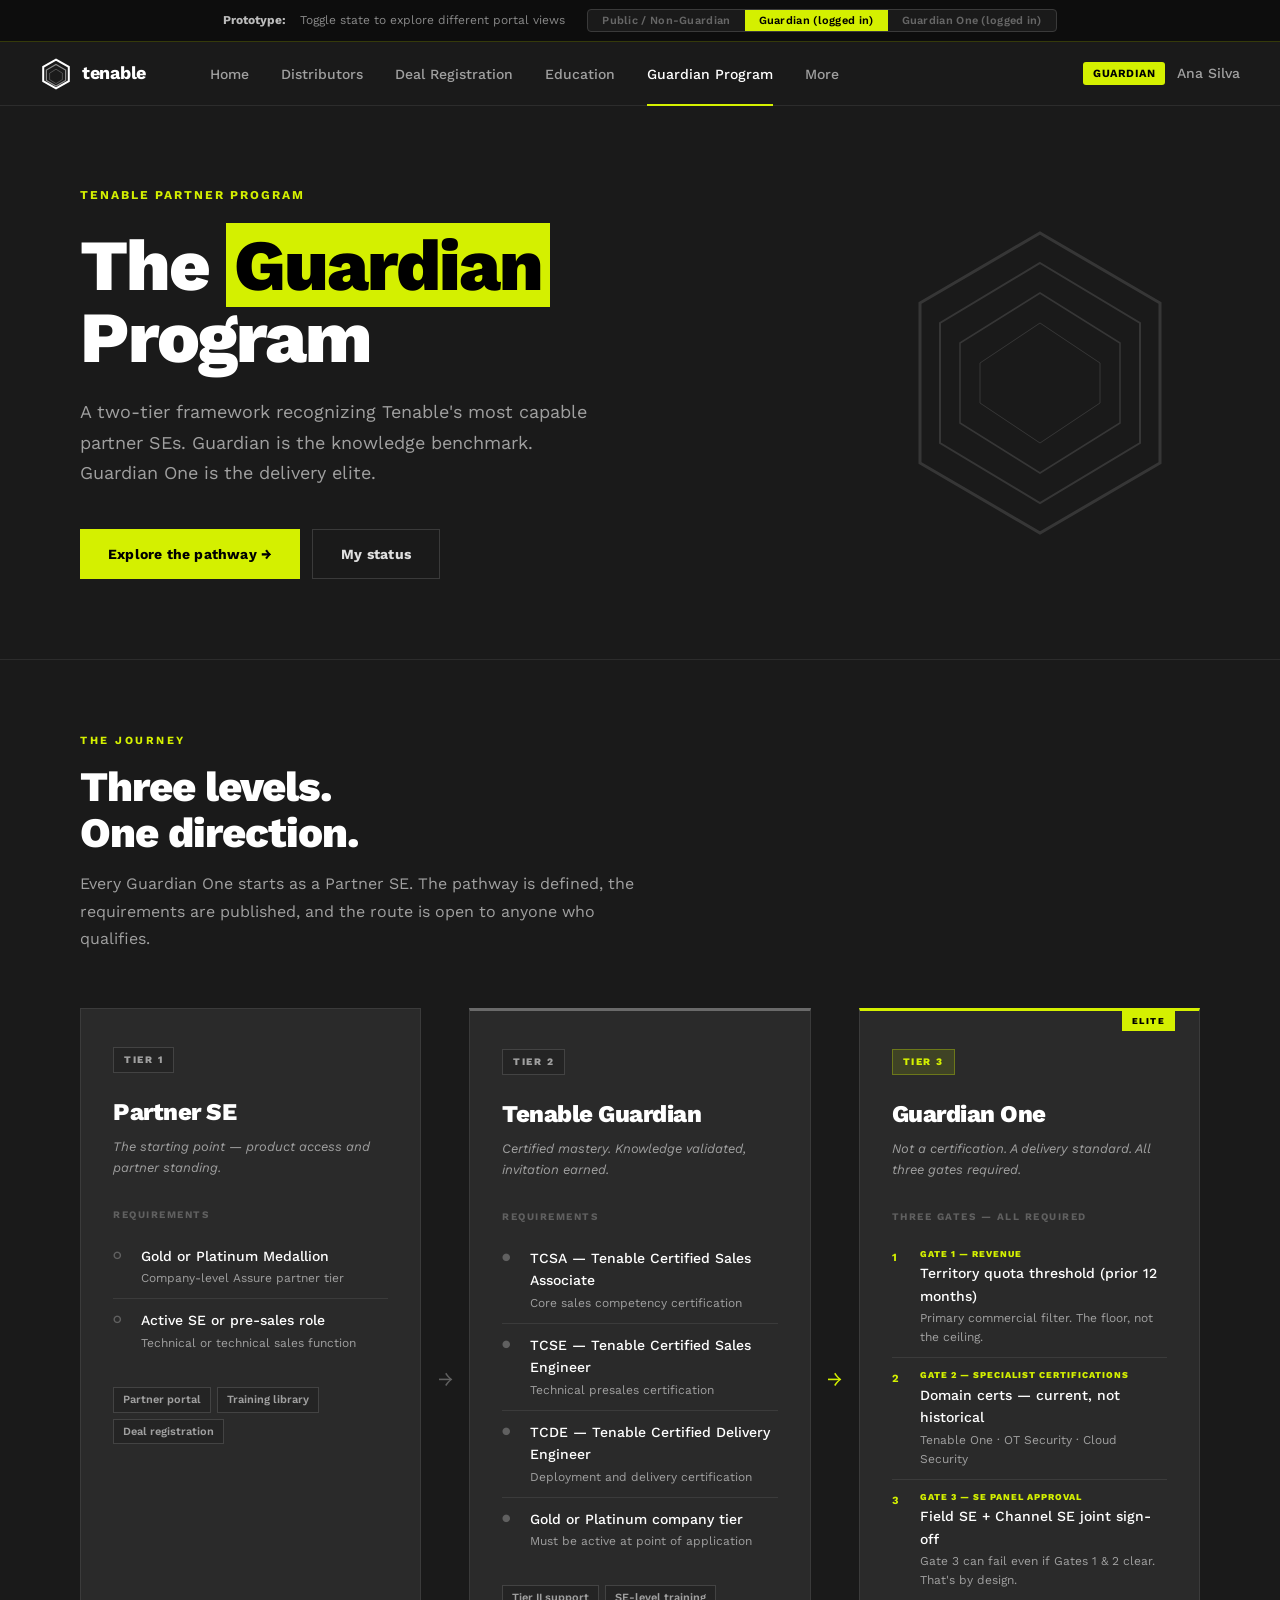
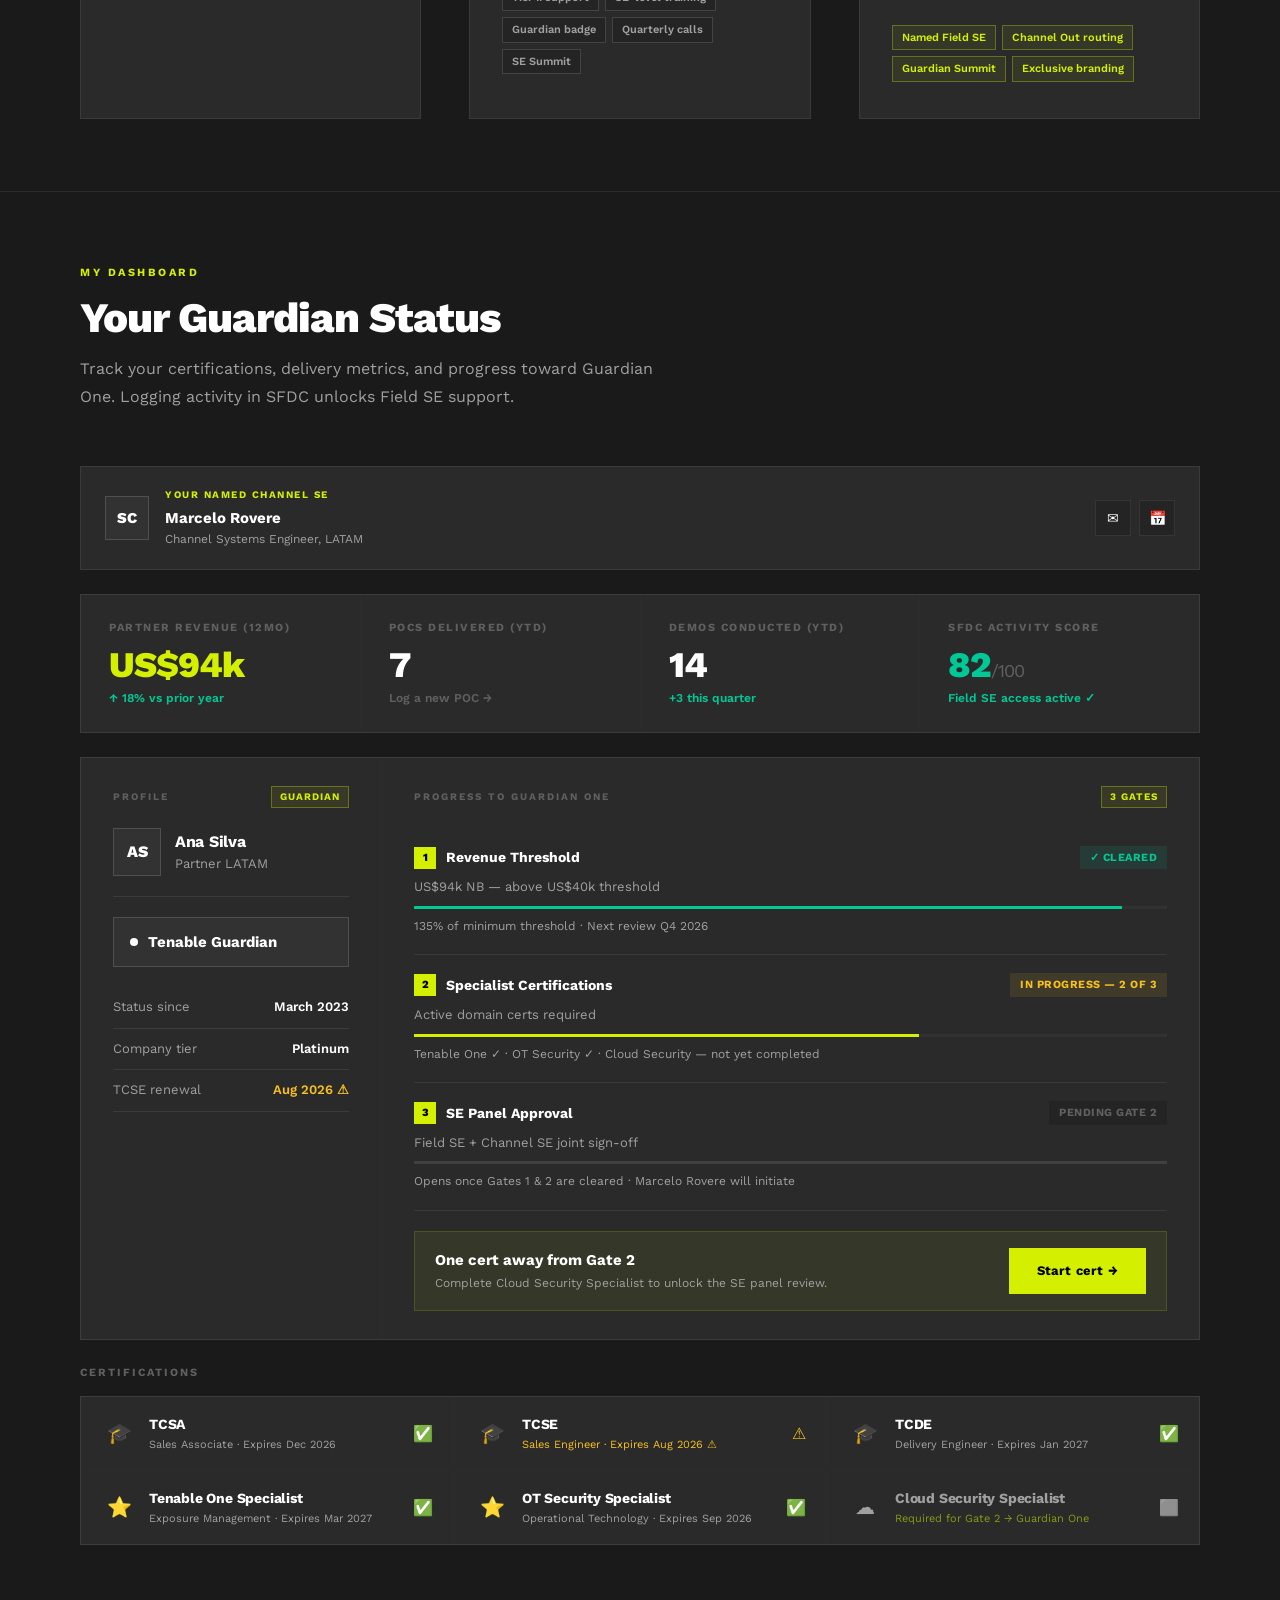
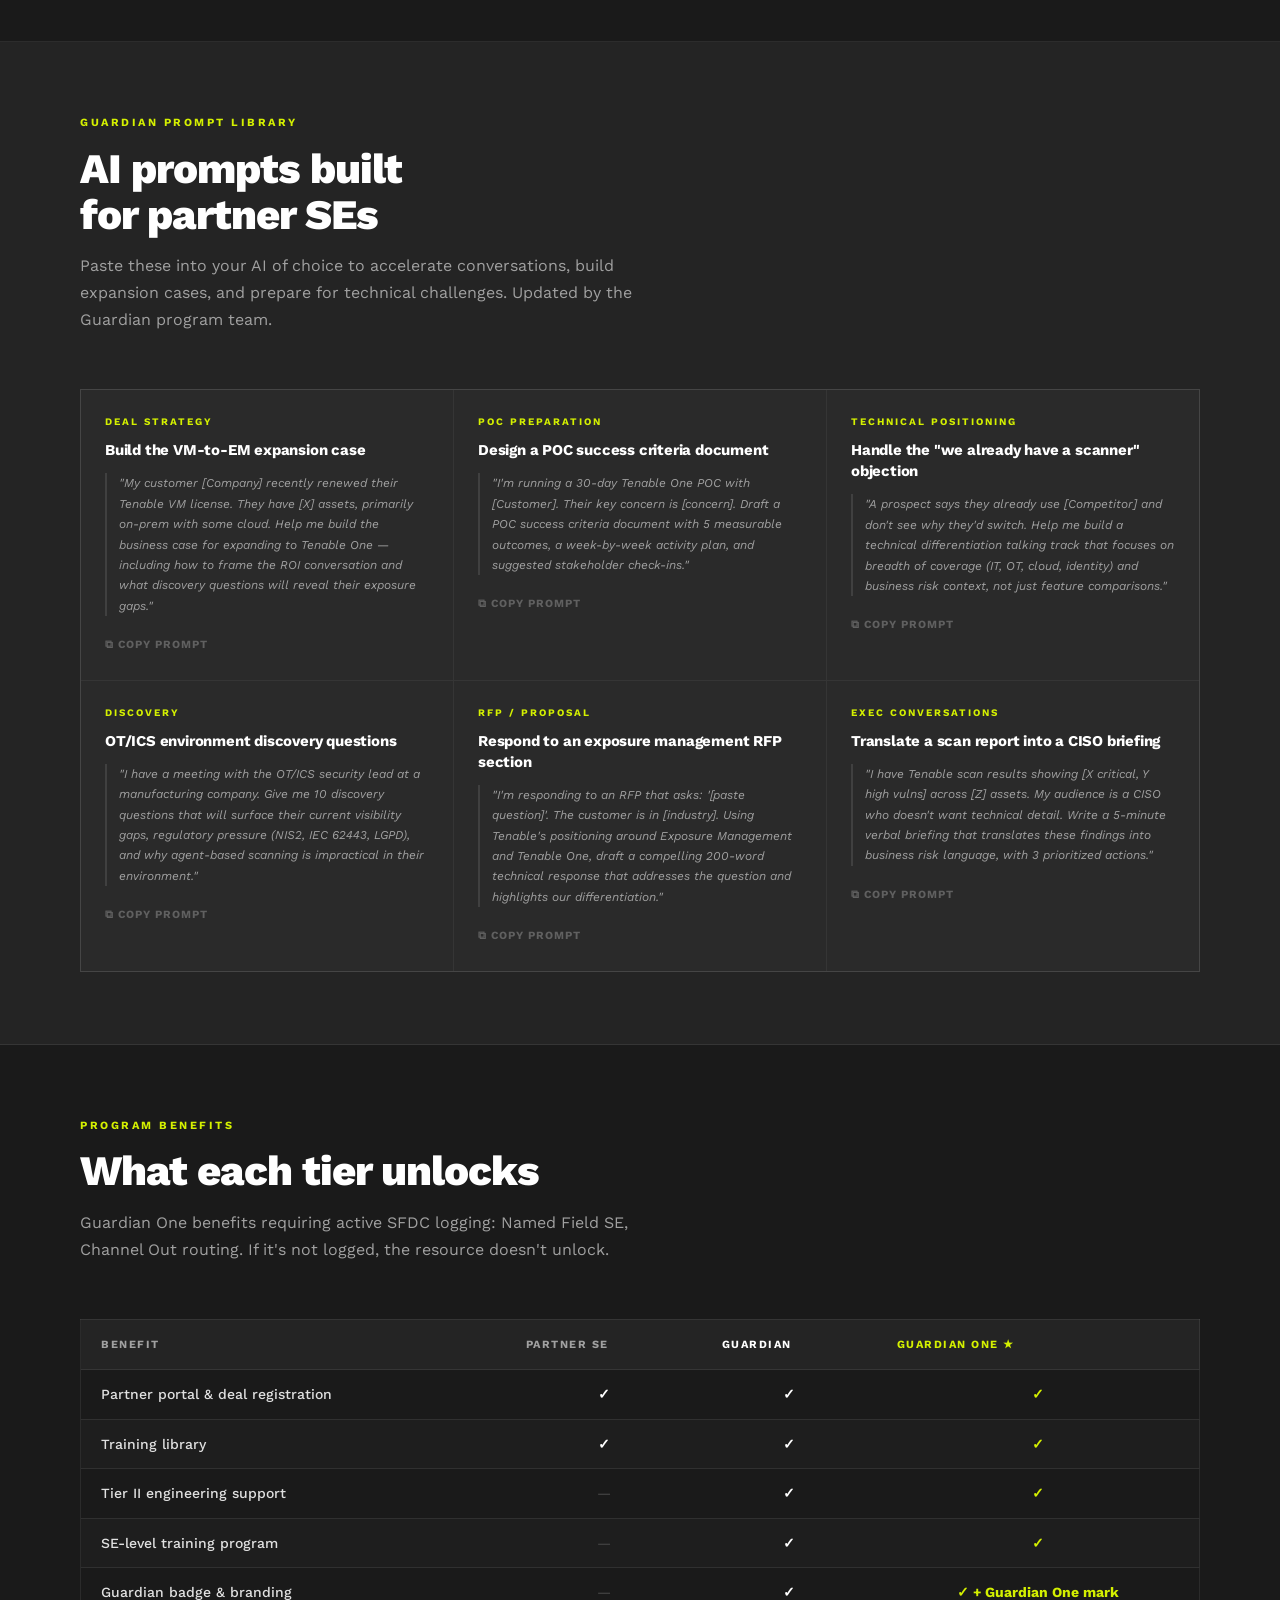
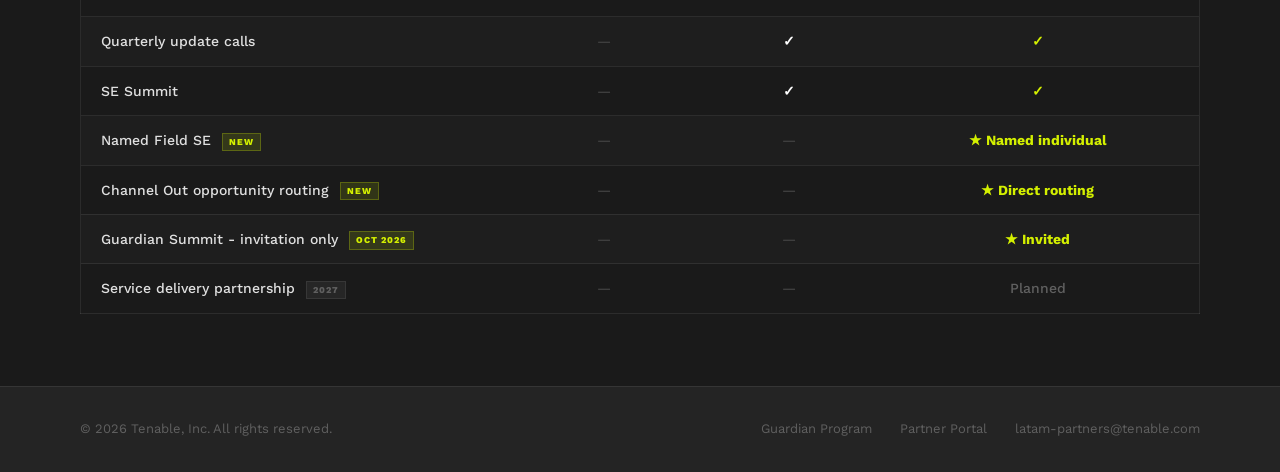
<file: guardian-latam.html>
<!DOCTYPE html>
<html lang="en">
<head>
<meta charset="UTF-8">
<meta name="viewport" content="width=device-width, initial-scale=1.0">
<title>Tenable Guardian Program — Partner Portal</title>
<link rel="preconnect" href="https://fonts.googleapis.com">
<link rel="preconnect" href="https://fonts.gstatic.com" crossorigin>
<link href="https://fonts.googleapis.com/css2?family=Work+Sans:wght@300;400;500;600;700;800;900&display=swap" rel="stylesheet">
<style>
  :root {
    --bg:          #1a1a1a;
    --bg-raised:   #242424;
    --bg-card:     #2a2a2a;
    --bg-hover:    #323232;
    --border:      rgba(255,255,255,0.08);
    --border-mid:  rgba(255,255,255,0.14);
    --yellow:      #d4f000;
    --yellow-dark: #a8c000;
    --white:       #ffffff;
    --grey-1:      #e0e0e0;
    --grey-2:      #a0a0a0;
    --grey-3:      #606060;
    --grey-4:      #404040;
    --success:     #00c896;
    --warning:     #f5c020;
    --danger:      #ff4040;
  }

  * { margin: 0; padding: 0; box-sizing: border-box; }

  body {
    font-family: 'Work Sans', -apple-system, sans-serif;
    background: var(--bg);
    color: var(--white);
    line-height: 1.6;
    -webkit-font-smoothing: antialiased;
  }

  /* ─── DEMO BAR ──────────────────────────────────────── */
  .demo-bar {
    background: #0d0d0d;
    border-bottom: 1px solid rgba(212, 240, 0, 0.2);
    display: flex;
    align-items: center;
    justify-content: center;
    gap: 14px;
    padding: 9px 16px;
    font-size: 12px;
    color: #888;
    font-family: 'Work Sans', sans-serif;
  }

  .demo-bar strong { color: #bbb; }

  .demo-toggle {
    display: flex;
    background: #1a1a1a;
    border: 1px solid #3a3a3a;
    border-radius: 4px;
    overflow: hidden;
  }

  .demo-toggle button {
    padding: 4px 14px;
    font-size: 11px;
    font-family: 'Work Sans', sans-serif;
    font-weight: 600;
    border: none;
    background: transparent;
    color: #666;
    cursor: pointer;
    transition: all 0.15s;
    letter-spacing: 0.3px;
  }

  .demo-toggle button.active {
    background: var(--yellow);
    color: #000;
  }

  /* ─── NAV ───────────────────────────────────────────── */
  nav {
    background: var(--bg);
    border-bottom: 1px solid var(--border);
    display: flex;
    align-items: center;
    padding: 0 40px;
    height: 64px;
    position: sticky;
    top: 0;
    z-index: 100;
  }

  .nav-logo {
    display: flex;
    align-items: center;
    gap: 10px;
    margin-right: 48px;
    text-decoration: none;
    flex-shrink: 0;
  }

  /* Tenable hex logo */
  .logo-hex {
    width: 32px;
    height: 32px;
  }

  .logo-wordmark {
    font-size: 18px;
    font-weight: 700;
    color: var(--white);
    letter-spacing: -0.3px;
  }

  .nav-links {
    display: flex;
    flex: 1;
    list-style: none;
    gap: 0;
  }

  .nav-links a {
    display: block;
    padding: 0 16px;
    height: 64px;
    line-height: 64px;
    color: var(--grey-2);
    text-decoration: none;
    font-size: 14px;
    font-weight: 500;
    transition: color 0.15s;
    white-space: nowrap;
  }

  .nav-links a:hover { color: var(--white); }
  .nav-links a.active { color: var(--white); position: relative; }
  .nav-links a.active::after {
    content: '';
    position: absolute;
    bottom: 0;
    left: 16px;
    right: 16px;
    height: 2px;
    background: var(--yellow);
  }

  .nav-right {
    display: flex;
    align-items: center;
    gap: 12px;
    font-size: 14px;
  }

  .nav-badge {
    background: var(--yellow);
    color: #000;
    font-size: 11px;
    font-weight: 700;
    padding: 3px 10px;
    border-radius: 3px;
    text-transform: uppercase;
    letter-spacing: 0.5px;
    display: none;
  }

  .nav-user {
    color: var(--grey-2);
    font-size: 14px;
    font-weight: 500;
  }

  /* ─── HERO ──────────────────────────────────────────── */
  .hero {
    padding: 80px 80px 80px;
    position: relative;
    overflow: hidden;
    border-bottom: 1px solid var(--border);
  }

  .hero-hex-deco {
    position: absolute;
    right: 80px;
    top: 50%;
    transform: translateY(-50%);
    opacity: 0.12;
    width: 320px;
  }

  .hero-eyebrow {
    font-size: 12px;
    font-weight: 700;
    text-transform: uppercase;
    letter-spacing: 2px;
    color: var(--yellow);
    margin-bottom: 24px;
  }

  .hero h1 {
    font-size: 72px;
    font-weight: 800;
    line-height: 1.0;
    letter-spacing: -2px;
    margin-bottom: 24px;
    max-width: 700px;
  }

  .hero h1 .highlight {
    background: var(--yellow);
    color: #000;
    padding: 0 8px;
    display: inline;
  }

  .hero p {
    font-size: 18px;
    color: var(--grey-2);
    max-width: 520px;
    margin-bottom: 40px;
    font-weight: 400;
    line-height: 1.7;
  }

  .btn-group { display: flex; gap: 12px; flex-wrap: wrap; }

  .btn {
    display: inline-flex;
    align-items: center;
    gap: 8px;
    padding: 13px 28px;
    font-family: 'Work Sans', sans-serif;
    font-size: 14px;
    font-weight: 700;
    cursor: pointer;
    text-decoration: none;
    transition: all 0.15s;
    border: none;
    letter-spacing: 0.2px;
  }

  .btn-yellow {
    background: var(--yellow);
    color: #000;
  }
  .btn-yellow:hover { background: #e0ff00; }

  .btn-outline {
    background: transparent;
    border: 1px solid var(--border-mid);
    color: var(--grey-1);
  }
  .btn-outline:hover { border-color: rgba(255,255,255,0.4); color: var(--white); }

  /* ─── SECTIONS ──────────────────────────────────────── */
  section { padding: 72px 80px; }

  .section-eyebrow {
    font-size: 11px;
    font-weight: 700;
    text-transform: uppercase;
    letter-spacing: 2.5px;
    color: var(--yellow);
    margin-bottom: 14px;
  }

  h2 {
    font-size: 42px;
    font-weight: 800;
    letter-spacing: -1px;
    line-height: 1.1;
    margin-bottom: 14px;
  }

  .section-sub {
    color: var(--grey-2);
    font-size: 16px;
    max-width: 580px;
    margin-bottom: 56px;
    font-weight: 400;
    line-height: 1.7;
  }

  /* ─── PATHWAY ───────────────────────────────────────── */
  .pathway-section {
    background: var(--bg);
    border-bottom: 1px solid var(--border);
  }

  .pathway-track {
    display: grid;
    grid-template-columns: 1fr 48px 1fr 48px 1fr;
    align-items: stretch;
    gap: 0;
  }

  .pathway-arrow {
    display: flex;
    align-items: center;
    justify-content: center;
    color: var(--grey-3);
    font-size: 20px;
    padding-top: 32px;
  }

  .pathway-card {
    background: var(--bg-card);
    border: 1px solid var(--border);
    padding: 36px 32px;
    position: relative;
    transition: border-color 0.2s;
  }

  .pathway-card:hover { border-color: var(--border-mid); }

  .pathway-card.tier-guardian {
    border-top: 3px solid rgba(255,255,255,0.3);
  }

  .pathway-card.tier-guardian-one {
    border-top: 3px solid var(--yellow);
  }

  .tier-pill {
    display: inline-block;
    font-size: 10px;
    font-weight: 800;
    text-transform: uppercase;
    letter-spacing: 1.5px;
    padding: 4px 10px;
    margin-bottom: 20px;
    background: var(--bg-raised);
    border: 1px solid var(--border-mid);
    color: var(--grey-2);
  }

  .tier-pill.active-tier {
    background: rgba(212,240,0,0.12);
    border-color: rgba(212,240,0,0.3);
    color: var(--yellow);
  }

  .pathway-card h3 {
    font-size: 24px;
    font-weight: 800;
    letter-spacing: -0.5px;
    margin-bottom: 6px;
  }

  .pathway-tagline {
    font-size: 13px;
    color: var(--grey-2);
    margin-bottom: 28px;
    font-style: italic;
  }

  .req-section-label {
    font-size: 10px;
    font-weight: 700;
    text-transform: uppercase;
    letter-spacing: 1.5px;
    color: var(--grey-3);
    margin-bottom: 12px;
  }

  .req-list {
    list-style: none;
    margin-bottom: 24px;
  }

  .req-list li {
    display: flex;
    align-items: flex-start;
    gap: 12px;
    padding: 10px 0;
    border-bottom: 1px solid var(--border);
    font-size: 14px;
    font-weight: 500;
  }

  .req-list li:last-child { border-bottom: none; }

  .req-marker {
    font-size: 11px;
    font-weight: 700;
    color: var(--grey-3);
    padding-top: 2px;
    flex-shrink: 0;
    width: 16px;
  }

  .req-gate {
    font-size: 9px;
    font-weight: 800;
    text-transform: uppercase;
    letter-spacing: 1px;
    color: var(--yellow);
    display: block;
    margin-bottom: 1px;
  }

  .req-detail {
    font-size: 12px;
    color: var(--grey-2);
    font-weight: 400;
    display: block;
    margin-top: 2px;
  }

  .benefit-tags {
    display: flex;
    flex-wrap: wrap;
    gap: 6px;
    margin-top: 4px;
  }

  .benefit-tag {
    font-size: 11px;
    font-weight: 600;
    padding: 3px 9px;
    border: 1px solid var(--border-mid);
    color: var(--grey-2);
    background: var(--bg-raised);
  }

  .benefit-tag.highlight {
    border-color: rgba(212,240,0,0.3);
    color: var(--yellow);
    background: rgba(212,240,0,0.06);
  }

  .elite-label {
    position: absolute;
    top: 0;
    right: 24px;
    background: var(--yellow);
    color: #000;
    font-size: 9px;
    font-weight: 800;
    text-transform: uppercase;
    letter-spacing: 1.5px;
    padding: 3px 10px;
  }

  /* ─── DASHBOARD ─────────────────────────────────────── */
  .dashboard-section {
    background: var(--bg);
    border-bottom: 1px solid var(--border);
  }

  /* Named SE card */
  .se-card {
    background: var(--bg-card);
    border: 1px solid var(--border);
    padding: 20px 24px;
    display: flex;
    align-items: center;
    gap: 16px;
    margin-bottom: 24px;
  }

  .se-avatar {
    width: 44px;
    height: 44px;
    background: var(--bg-hover);
    border: 1px solid var(--border-mid);
    display: flex;
    align-items: center;
    justify-content: center;
    font-weight: 800;
    font-size: 15px;
    flex-shrink: 0;
  }

  .se-label { font-size: 10px; font-weight: 700; text-transform: uppercase; letter-spacing: 1.5px; color: var(--yellow); margin-bottom: 3px; }
  .se-name { font-size: 15px; font-weight: 700; }
  .se-role { font-size: 12px; color: var(--grey-2); }

  .se-actions { margin-left: auto; display: flex; gap: 8px; }

  .icon-btn {
    width: 36px;
    height: 36px;
    background: var(--bg-raised);
    border: 1px solid var(--border);
    display: flex;
    align-items: center;
    justify-content: center;
    cursor: pointer;
    font-size: 14px;
    transition: border-color 0.15s;
  }
  .icon-btn:hover { border-color: var(--border-mid); }

  /* Metric cards */
  .metrics-row {
    display: grid;
    grid-template-columns: repeat(4, 1fr);
    gap: 1px;
    background: var(--border);
    border: 1px solid var(--border);
    margin-bottom: 24px;
  }

  .metric-card {
    background: var(--bg-card);
    padding: 24px 28px;
  }

  .metric-label {
    font-size: 11px;
    font-weight: 700;
    text-transform: uppercase;
    letter-spacing: 1.5px;
    color: var(--grey-3);
    margin-bottom: 10px;
  }

  .metric-value {
    font-size: 36px;
    font-weight: 800;
    letter-spacing: -1px;
    line-height: 1;
    margin-bottom: 6px;
  }

  .metric-value.yellow { color: var(--yellow); }
  .metric-value.white { color: var(--white); }
  .metric-value.green { color: var(--success); }

  .metric-change {
    font-size: 12px;
    color: var(--success);
    font-weight: 600;
  }
  .metric-change.neutral { color: var(--grey-3); }
  .metric-change.warn { color: var(--warning); }

  /* Dashboard grid */
  .dash-grid {
    display: grid;
    grid-template-columns: 300px 1fr;
    gap: 1px;
    background: var(--border);
    border: 1px solid var(--border);
    margin-bottom: 24px;
  }

  .dash-card {
    background: var(--bg-card);
    padding: 28px 32px;
  }

  .dash-card-label {
    font-size: 10px;
    font-weight: 700;
    text-transform: uppercase;
    letter-spacing: 2px;
    color: var(--grey-3);
    margin-bottom: 20px;
    display: flex;
    align-items: center;
    justify-content: space-between;
  }

  .dash-tag {
    font-size: 10px;
    font-weight: 700;
    text-transform: uppercase;
    letter-spacing: 1px;
    padding: 2px 8px;
    border: 1px solid rgba(212,240,0,0.3);
    color: var(--yellow);
    background: rgba(212,240,0,0.08);
  }

  /* Profile */
  .profile-row {
    display: flex;
    align-items: center;
    gap: 14px;
    margin-bottom: 20px;
    padding-bottom: 20px;
    border-bottom: 1px solid var(--border);
  }

  .avatar {
    width: 48px;
    height: 48px;
    background: var(--bg-hover);
    border: 1px solid var(--border-mid);
    display: flex;
    align-items: center;
    justify-content: center;
    font-size: 16px;
    font-weight: 800;
    flex-shrink: 0;
  }

  .profile-name { font-size: 16px; font-weight: 700; letter-spacing: -0.3px; }
  .profile-co { font-size: 13px; color: var(--grey-2); }

  .status-block {
    padding: 12px 16px;
    margin-bottom: 20px;
    display: flex;
    align-items: center;
    gap: 10px;
    font-weight: 700;
    font-size: 15px;
  }

  .status-block.guardian {
    background: rgba(255,255,255,0.04);
    border: 1px solid var(--border-mid);
  }

  .status-block.guardian-one {
    background: rgba(212,240,0,0.06);
    border: 1px solid rgba(212,240,0,0.25);
    color: var(--yellow);
  }

  .status-dot {
    width: 8px;
    height: 8px;
    border-radius: 50%;
    background: var(--white);
    flex-shrink: 0;
  }

  .status-dot.yellow { background: var(--yellow); }

  .meta-row {
    display: flex;
    justify-content: space-between;
    align-items: center;
    padding: 10px 0;
    border-bottom: 1px solid var(--border);
    font-size: 13px;
  }
  .meta-row:last-child { border-bottom: none; }
  .meta-label { color: var(--grey-2); font-weight: 400; }
  .meta-value { font-weight: 600; }
  .meta-value.warn { color: var(--warning); }
  .meta-value.yellow { color: var(--yellow); }

  /* Gates */
  .gate-item {
    padding: 18px 0;
    border-bottom: 1px solid var(--border);
  }
  .gate-item:last-child { border-bottom: none; }

  .gate-header {
    display: flex;
    align-items: center;
    justify-content: space-between;
    margin-bottom: 8px;
  }

  .gate-title {
    display: flex;
    align-items: center;
    gap: 10px;
    font-size: 14px;
    font-weight: 700;
  }

  .gate-num {
    width: 22px;
    height: 22px;
    background: var(--yellow);
    color: #000;
    display: flex;
    align-items: center;
    justify-content: center;
    font-size: 11px;
    font-weight: 800;
    flex-shrink: 0;
  }

  .gate-status {
    font-size: 11px;
    font-weight: 700;
    padding: 3px 10px;
    text-transform: uppercase;
    letter-spacing: 0.5px;
  }

  .gate-status.pass { background: rgba(0,200,150,0.1); color: var(--success); }
  .gate-status.progress { background: rgba(245,192,32,0.1); color: var(--warning); }
  .gate-status.pending { color: var(--grey-3); background: var(--bg-raised); }

  .progress-wrap {
    height: 3px;
    background: var(--bg-hover);
    margin: 8px 0;
  }

  .progress-fill {
    height: 100%;
    transition: width 1.2s cubic-bezier(0.16,1,0.3,1);
  }
  .progress-fill.green { background: var(--success); }
  .progress-fill.yellow { background: var(--yellow); }
  .progress-fill.zero { background: var(--grey-4); }

  .gate-note {
    font-size: 12px;
    color: var(--grey-2);
    margin-top: 4px;
  }

  .action-strip {
    background: rgba(212,240,0,0.06);
    border: 1px solid rgba(212,240,0,0.15);
    padding: 16px 20px;
    display: flex;
    align-items: center;
    justify-content: space-between;
    gap: 16px;
    margin-top: 20px;
  }

  .action-strip h4 { font-size: 15px; font-weight: 700; margin-bottom: 2px; }
  .action-strip p { font-size: 12px; color: var(--grey-2); }

  /* Certs */
  .cert-grid {
    display: grid;
    grid-template-columns: repeat(3, 1fr);
    gap: 1px;
    background: var(--border);
    border: 1px solid var(--border);
    margin-bottom: 24px;
  }

  .cert-item {
    background: var(--bg-card);
    padding: 16px 20px;
    display: flex;
    align-items: center;
    gap: 12px;
  }

  .cert-icon {
    font-size: 20px;
    width: 36px;
    text-align: center;
    flex-shrink: 0;
  }

  .cert-name { font-size: 14px; font-weight: 700; letter-spacing: -0.2px; }
  .cert-full { font-size: 11px; color: var(--grey-2); margin-top: 1px; }
  .cert-check { margin-left: auto; font-size: 16px; flex-shrink: 0; }
  .cert-item.locked { opacity: 0.55; }

  /* ─── AI PROMPTS ────────────────────────────────────── */
  .prompts-section {
    background: var(--bg-raised);
    border-bottom: 1px solid var(--border);
  }

  .prompts-grid {
    display: grid;
    grid-template-columns: repeat(3, 1fr);
    gap: 1px;
    background: var(--border);
    border: 1px solid var(--border);
  }

  .prompt-card {
    background: var(--bg-card);
    padding: 24px;
    cursor: pointer;
    transition: background 0.15s;
  }

  .prompt-card:hover { background: var(--bg-hover); }

  .prompt-cat {
    font-size: 10px;
    font-weight: 700;
    text-transform: uppercase;
    letter-spacing: 2px;
    color: var(--yellow);
    margin-bottom: 10px;
  }

  .prompt-card h5 {
    font-size: 15px;
    font-weight: 700;
    margin-bottom: 12px;
    letter-spacing: -0.2px;
    line-height: 1.4;
  }

  .prompt-text {
    font-size: 12px;
    color: var(--grey-2);
    line-height: 1.7;
    font-style: italic;
    padding-left: 12px;
    border-left: 2px solid var(--grey-4);
    margin-bottom: 14px;
  }

  .copy-btn {
    font-size: 11px;
    font-weight: 700;
    color: var(--grey-3);
    text-transform: uppercase;
    letter-spacing: 1px;
    cursor: pointer;
    background: none;
    border: none;
    font-family: 'Work Sans', sans-serif;
    padding: 0;
    transition: color 0.15s;
  }

  .copy-btn:hover { color: var(--yellow); }

  /* ─── BENEFITS TABLE ────────────────────────────────── */
  .benefits-section {
    background: var(--bg);
  }

  .benefits-table {
    width: 100%;
    border-collapse: collapse;
    border: 1px solid var(--border);
    font-size: 14px;
  }

  .benefits-table th {
    padding: 16px 20px;
    text-align: left;
    background: var(--bg-raised);
    font-size: 11px;
    font-weight: 700;
    text-transform: uppercase;
    letter-spacing: 1.5px;
    color: var(--grey-2);
    border-bottom: 1px solid var(--border);
  }

  .benefits-table th.col-g1 { color: var(--white); }
  .benefits-table th.col-g1-one { color: var(--yellow); }

  .benefits-table td {
    padding: 13px 20px;
    border-bottom: 1px solid var(--border);
    color: var(--grey-1);
    font-weight: 500;
  }

  .benefits-table tr:last-child td { border-bottom: none; }
  .benefits-table tr:nth-child(even) td { background: rgba(255,255,255,0.02); }
  .benefits-table td:not(:first-child) { text-align: center; }
  .benefits-table td.no { color: var(--grey-4); }
  .benefits-table td.yes-g1 { font-weight: 700; color: var(--white); }
  .benefits-table td.yes-g1one { font-weight: 700; color: var(--yellow); }

  .tag-new {
    display: inline-block;
    font-size: 9px;
    font-weight: 800;
    text-transform: uppercase;
    letter-spacing: 1px;
    background: rgba(212,240,0,0.12);
    color: var(--yellow);
    border: 1px solid rgba(212,240,0,0.25);
    padding: 1px 6px;
    margin-left: 6px;
    vertical-align: middle;
  }

  .tag-2027 {
    display: inline-block;
    font-size: 9px;
    font-weight: 800;
    text-transform: uppercase;
    letter-spacing: 1px;
    background: rgba(255,255,255,0.05);
    color: var(--grey-3);
    border: 1px solid var(--border);
    padding: 1px 6px;
    margin-left: 6px;
    vertical-align: middle;
  }

  .table-note {
    font-size: 12px;
    color: var(--grey-3);
    margin-top: 14px;
    line-height: 1.6;
  }

  /* ─── FOOTER ────────────────────────────────────────── */
  footer {
    background: var(--bg-raised);
    border-top: 1px solid var(--border);
    padding: 32px 80px;
    display: flex;
    align-items: center;
    justify-content: space-between;
    font-size: 13px;
    color: var(--grey-3);
  }

  footer a {
    color: var(--grey-3);
    text-decoration: none;
    transition: color 0.15s;
  }
  footer a:hover { color: var(--grey-2); }

  /* ─── VIEW STATES ───────────────────────────────────── */
  .only-public, .only-guardian, .only-g1 { display: none; }

  body.view-public  .only-public  { display: block; }
  body.view-guardian .only-guardian { display: block; }
  body.view-g1 .only-g1 { display: block; }

  .show-guardian { display: none; }
  body.view-guardian .show-guardian,
  body.view-g1 .show-guardian { display: block; }

  body.view-public .dashboard-section { display: none; }

  @media (max-width: 1100px) {
    section, .hero { padding: 48px 32px; }
    nav { padding: 0 24px; }
    footer { padding: 28px 32px; }
    .pathway-track { grid-template-columns: 1fr; }
    .pathway-arrow { display: none; }
    .metrics-row { grid-template-columns: 1fr 1fr; }
    .dash-grid { grid-template-columns: 1fr; }
    .cert-grid { grid-template-columns: 1fr 1fr; }
    .prompts-grid { grid-template-columns: 1fr 1fr; }
    .hero h1 { font-size: 48px; }
  }
</style>
</head>
<body class="view-guardian">

<!-- DEMO BAR -->
<div class="demo-bar">
  <strong>Prototype:</strong> Toggle state to explore different portal views &nbsp;
  <div class="demo-toggle">
    <button onclick="setView('view-public', this)">Public / Non-Guardian</button>
    <button onclick="setView('view-guardian', this)" class="active">Guardian (logged in)</button>
    <button onclick="setView('view-g1', this)">Guardian One (logged in)</button>
  </div>
</div>

<!-- NAV -->
<nav>
  <a class="nav-logo" href="#">
    <svg class="logo-hex" viewBox="0 0 40 40" fill="none" xmlns="http://www.w3.org/2000/svg">
      <polygon points="20,2 36,11 36,29 20,38 4,29 4,11" stroke="white" stroke-width="2.5" fill="none"/>
      <polygon points="20,8 32,15 32,28 20,35 8,28 8,15" stroke="white" stroke-width="1.5" fill="none" opacity="0.5"/>
      <polygon points="20,14 28,19 28,27 20,32 12,27 12,19" stroke="white" stroke-width="1" fill="none" opacity="0.3"/>
    </svg>
    <span class="logo-wordmark">tenable</span>
  </a>
  <ul class="nav-links">
    <li><a href="#">Home</a></li>
    <li><a href="#">Distributors</a></li>
    <li><a href="#">Deal Registration</a></li>
    <li><a href="#">Education</a></li>
    <li><a href="#" class="active">Guardian Program</a></li>
    <li><a href="#">More</a></li>
  </ul>
  <div class="nav-right">
    <span class="nav-badge" id="nav-badge">Guardian</span>
    <span class="nav-user">Ana Silva</span>
  </div>
</nav>

<!-- HERO -->
<div class="hero">
  <svg class="hero-hex-deco" viewBox="0 0 320 320" xmlns="http://www.w3.org/2000/svg">
    <polygon points="160,10 280,80 280,240 160,310 40,240 40,80" stroke="white" stroke-width="3" fill="none"/>
    <polygon points="160,40 260,100 260,220 160,280 60,220 60,100" stroke="white" stroke-width="2" fill="none"/>
    <polygon points="160,70 240,120 240,200 160,250 80,200 80,120" stroke="white" stroke-width="1.5" fill="none"/>
    <polygon points="160,100 220,140 220,180 160,220 100,180 100,140" stroke="white" stroke-width="1" fill="none"/>
  </svg>

  <div class="hero-eyebrow">Tenable Partner Program</div>
  <h1>The <span class="highlight">Guardian</span><br> Program</h1>
  <p>A two-tier framework recognizing Tenable's most capable partner SEs. Guardian is the knowledge benchmark. Guardian One is the delivery elite.</p>

  <div class="btn-group">
    <a href="#pathway" class="btn btn-yellow">Explore the pathway →</a>
    <a href="#dashboard" class="btn btn-outline show-guardian" id="my-status-btn">My status</a>
  </div>
</div>

<!-- PATHWAY -->
<section class="pathway-section" id="pathway">
  <div class="section-eyebrow">The Journey</div>
  <h2>Three levels.<br>One direction.</h2>
  <p class="section-sub">Every Guardian One starts as a Partner SE. The pathway is defined, the requirements are published, and the route is open to anyone who qualifies.</p>

  <div class="pathway-track">

    <!-- Step 1 -->
    <div class="pathway-card">
      <div class="tier-pill">Tier 1</div>
      <h3>Partner SE</h3>
      <p class="pathway-tagline">The starting point — product access and partner standing.</p>

      <div class="req-section-label">Requirements</div>
      <ul class="req-list">
        <li>
          <span class="req-marker">○</span>
          <div>Gold or Platinum Medallion<span class="req-detail">Company-level Assure partner tier</span></div>
        </li>
        <li>
          <span class="req-marker">○</span>
          <div>Active SE or pre-sales role<span class="req-detail">Technical or technical sales function</span></div>
        </li>
      </ul>

      <div class="benefit-tags">
        <span class="benefit-tag">Partner portal</span>
        <span class="benefit-tag">Training library</span>
        <span class="benefit-tag">Deal registration</span>
      </div>
    </div>

    <div class="pathway-arrow">→</div>

    <!-- Step 2 -->
    <div class="pathway-card tier-guardian">
      <div class="tier-pill">Tier 2</div>
      <h3>Tenable Guardian</h3>
      <p class="pathway-tagline">Certified mastery. Knowledge validated, invitation earned.</p>

      <div class="req-section-label">Requirements</div>
      <ul class="req-list">
        <li>
          <span class="req-marker">●</span>
          <div>TCSA — Tenable Certified Sales Associate<span class="req-detail">Core sales competency certification</span></div>
        </li>
        <li>
          <span class="req-marker">●</span>
          <div>TCSE — Tenable Certified Sales Engineer<span class="req-detail">Technical presales certification</span></div>
        </li>
        <li>
          <span class="req-marker">●</span>
          <div>TCDE — Tenable Certified Delivery Engineer<span class="req-detail">Deployment and delivery certification</span></div>
        </li>
        <li>
          <span class="req-marker">●</span>
          <div>Gold or Platinum company tier<span class="req-detail">Must be active at point of application</span></div>
        </li>
      </ul>

      <div class="benefit-tags">
        <span class="benefit-tag">Tier II support</span>
        <span class="benefit-tag">SE-level training</span>
        <span class="benefit-tag">Guardian badge</span>
        <span class="benefit-tag">Quarterly calls</span>
        <span class="benefit-tag">SE Summit</span>
      </div>
    </div>

    <div class="pathway-arrow" style="color:var(--yellow)">→</div>

    <!-- Step 3 -->
    <div class="pathway-card tier-guardian-one">
      <div class="elite-label">Elite</div>
      <div class="tier-pill active-tier">Tier 3</div>
      <h3>Guardian One</h3>
      <p class="pathway-tagline">Not a certification. A delivery standard. All three gates required.</p>

      <div class="req-section-label">Three gates — all required</div>
      <ul class="req-list">
        <li>
          <span class="req-marker" style="color:var(--yellow)">1</span>
          <div>
            <span class="req-gate">Gate 1 — Revenue</span>
            Territory quota threshold (prior 12 months)
            <span class="req-detail">Primary commercial filter. The floor, not the ceiling.</span>
          </div>
        </li>
        <li>
          <span class="req-marker" style="color:var(--yellow)">2</span>
          <div>
            <span class="req-gate">Gate 2 — Specialist Certifications</span>
            Domain certs — current, not historical
            <span class="req-detail">Tenable One · OT Security · Cloud Security</span>
          </div>
        </li>
        <li>
          <span class="req-marker" style="color:var(--yellow)">3</span>
          <div>
            <span class="req-gate">Gate 3 — SE Panel Approval</span>
            Field SE + Channel SE joint sign-off
            <span class="req-detail">Gate 3 can fail even if Gates 1 &amp; 2 clear. That's by design.</span>
          </div>
        </li>
      </ul>

      <div class="benefit-tags">
        <span class="benefit-tag highlight">Named Field SE</span>
        <span class="benefit-tag highlight">Channel Out routing</span>
        <span class="benefit-tag highlight">Guardian Summit</span>
        <span class="benefit-tag highlight">Exclusive branding</span>
      </div>
    </div>

  </div>

  <!-- Non-guardian CTA -->
  <div class="only-public" style="display:none">
    <div style="margin-top:32px;padding:32px;background:var(--bg-card);border:1px solid var(--border);display:flex;align-items:center;justify-content:space-between;gap:24px">
      <div>
        <div style="font-size:18px;font-weight:700;margin-bottom:6px;">Ready to start your Guardian journey?</div>
        <div style="font-size:14px;color:var(--grey-2)">Talk to your Channel SE about the certification pathway and what it takes to qualify.</div>
      </div>
      <a href="#" class="btn btn-yellow">Get started →</a>
    </div>
  </div>
</section>

<!-- DASHBOARD -->
<section class="dashboard-section show-guardian" id="dashboard">
  <div class="section-eyebrow">My Dashboard</div>
  <h2 id="dash-heading">Your Guardian Status</h2>
  <p class="section-sub">Track your certifications, delivery metrics, and progress toward Guardian One. Logging activity in SFDC unlocks Field SE support.</p>

  <!-- Named SE -->
  <div class="se-card">
    <div class="se-avatar">SC</div>
    <div>
      <div class="se-label">Your Named Channel SE</div>
      <div class="se-name">Marcelo Rovere</div>
      <div class="se-role">Channel Systems Engineer, LATAM</div>
    </div>
    <div class="se-actions">
      <div class="icon-btn" title="Email">✉</div>
      <div class="icon-btn" title="Calendar">📅</div>
    </div>
  </div>

  <!-- Metrics -->
  <div class="metrics-row">
    <div class="metric-card">
      <div class="metric-label">Partner Revenue (12mo)</div>
      <div class="metric-value yellow">US$94k</div>
      <div class="metric-change">↑ 18% vs prior year</div>
    </div>
    <div class="metric-card">
      <div class="metric-label">POCs Delivered (YTD)</div>
      <div class="metric-value white">7</div>
      <div class="metric-change neutral">Log a new POC →</div>
    </div>
    <div class="metric-card">
      <div class="metric-label">Demos Conducted (YTD)</div>
      <div class="metric-value white">14</div>
      <div class="metric-change">+3 this quarter</div>
    </div>
    <div class="metric-card">
      <div class="metric-label">SFDC Activity Score</div>
      <div class="metric-value green">82<span style="font-size:18px;font-weight:400;color:var(--grey-3)">/100</span></div>
      <div class="metric-change">Field SE access active ✓</div>
    </div>
  </div>

  <!-- Dash grid -->
  <div class="dash-grid">
    <!-- Profile -->
    <div class="dash-card">
      <div class="dash-card-label">
        Profile
        <span class="dash-tag" id="tier-tag">Guardian</span>
      </div>

      <div class="profile-row">
        <div class="avatar">AS</div>
        <div>
          <div class="profile-name">Ana Silva</div>
          <div class="profile-co">Partner LATAM</div>
        </div>
      </div>

      <div class="status-block guardian" id="status-block">
        <div class="status-dot"></div>
        <span>Tenable Guardian</span>
      </div>

      <div class="meta-row">
        <span class="meta-label">Status since</span>
        <span class="meta-value">March 2023</span>
      </div>
      <div class="meta-row">
        <span class="meta-label">Company tier</span>
        <span class="meta-value">Platinum</span>
      </div>
      <div class="meta-row">
        <span class="meta-label">TCSE renewal</span>
        <span class="meta-value warn">Aug 2026 ⚠</span>
      </div>
      <div class="meta-row only-g1">
        <span class="meta-label">Guardian One since</span>
        <span class="meta-value yellow">October 2026</span>
      </div>
      <div class="meta-row only-g1">
        <span class="meta-label">Summit 2026</span>
        <span class="meta-value yellow">Invited ★</span>
      </div>
    </div>

    <!-- Gates panel -->
    <div class="dash-card">

      <!-- Guardian: progress toward G1 -->
      <div class="only-guardian">
        <div class="dash-card-label">
          Progress to Guardian One
          <span class="dash-tag">3 Gates</span>
        </div>

        <div class="gate-item">
          <div class="gate-header">
            <div class="gate-title"><div class="gate-num">1</div>Revenue Threshold</div>
            <div class="gate-status pass">✓ Cleared</div>
          </div>
          <div style="font-size:13px;color:var(--grey-2)">US$94k NB — above US$40k threshold</div>
          <div class="progress-wrap"><div class="progress-fill green" style="width:0%" data-target="94"></div></div>
          <div class="gate-note">135% of minimum threshold · Next review Q4 2026</div>
        </div>

        <div class="gate-item">
          <div class="gate-header">
            <div class="gate-title"><div class="gate-num">2</div>Specialist Certifications</div>
            <div class="gate-status progress">In Progress — 2 of 3</div>
          </div>
          <div style="font-size:13px;color:var(--grey-2)">Active domain certs required</div>
          <div class="progress-wrap"><div class="progress-fill yellow" style="width:0%" data-target="67"></div></div>
          <div class="gate-note">Tenable One ✓ · OT Security ✓ · Cloud Security — not yet completed</div>
        </div>

        <div class="gate-item">
          <div class="gate-header">
            <div class="gate-title"><div class="gate-num">3</div>SE Panel Approval</div>
            <div class="gate-status pending">Pending Gate 2</div>
          </div>
          <div style="font-size:13px;color:var(--grey-2)">Field SE + Channel SE joint sign-off</div>
          <div class="progress-wrap"><div class="progress-fill zero" style="width:100%"></div></div>
          <div class="gate-note">Opens once Gates 1 &amp; 2 are cleared · Marcelo Rovere will initiate</div>
        </div>

        <div class="action-strip">
          <div>
            <h4>One cert away from Gate 2</h4>
            <p>Complete Cloud Security Specialist to unlock the SE panel review.</p>
          </div>
          <a href="#" class="btn btn-yellow" style="white-space:nowrap;font-size:13px">Start cert →</a>
        </div>
      </div>

      <!-- Guardian One: active status -->
      <div class="only-g1">
        <div class="dash-card-label">
          Guardian One Status
          <span class="dash-tag" style="background:rgba(212,240,0,0.15);border-color:rgba(212,240,0,0.35)">★ Active</span>
        </div>

        <div class="gate-item">
          <div class="gate-header">
            <div class="gate-title"><div class="gate-num">1</div>Revenue</div>
            <div class="gate-status pass">✓ Active</div>
          </div>
          <div class="progress-wrap"><div class="progress-fill green" style="width:0%" data-target="100"></div></div>
          <div class="gate-note">Next quarterly review: Q4 2026</div>
        </div>

        <div class="gate-item">
          <div class="gate-header">
            <div class="gate-title"><div class="gate-num">2</div>Specialist Certs</div>
            <div class="gate-status pass">✓ 3 of 3 Active</div>
          </div>
          <div class="progress-wrap"><div class="progress-fill green" style="width:0%" data-target="100"></div></div>
          <div class="gate-note">Tenable One ✓ · OT Security ✓ · Cloud Security ✓ · TCSE renews Aug 2026</div>
        </div>

        <div class="gate-item">
          <div class="gate-header">
            <div class="gate-title"><div class="gate-num">3</div>SE Panel</div>
            <div class="gate-status pass">✓ Approved Oct 2026</div>
          </div>
          <div class="progress-wrap"><div class="progress-fill green" style="width:0%" data-target="100"></div></div>
          <div class="gate-note">Approved by Marcelo Rovere (CSE) + Camila Torres (Field SE)</div>
        </div>

        <div style="margin-top:20px;padding:16px 20px;background:rgba(245,192,32,0.05);border:1px solid rgba(245,192,32,0.15)">
          <div style="font-size:11px;font-weight:700;text-transform:uppercase;letter-spacing:1.5px;color:var(--warning);margin-bottom:6px">Maintain your status</div>
          <div style="font-size:13px;color:var(--grey-2);line-height:1.6">Activity thresholds reviewed quarterly. Two misses trigger a formal review. Three misses: title and all benefits removed. Log all POCs, demos, and registrations in SFDC.</div>
        </div>
      </div>

    </div>
  </div>

  <!-- Certifications -->
  <div style="font-size:14px;font-weight:700;letter-spacing:-0.2px;margin-bottom:14px;text-transform:uppercase;font-size:11px;letter-spacing:2px;color:var(--grey-3)">Certifications</div>
  <div class="cert-grid">
    <div class="cert-item">
      <div class="cert-icon">🎓</div>
      <div>
        <div class="cert-name">TCSA</div>
        <div class="cert-full">Sales Associate · Expires Dec 2026</div>
      </div>
      <div class="cert-check">✅</div>
    </div>
    <div class="cert-item">
      <div class="cert-icon">🎓</div>
      <div>
        <div class="cert-name">TCSE</div>
        <div class="cert-full" style="color:var(--warning)">Sales Engineer · Expires Aug 2026 ⚠</div>
      </div>
      <div class="cert-check" style="color:var(--warning)">⚠</div>
    </div>
    <div class="cert-item">
      <div class="cert-icon">🎓</div>
      <div>
        <div class="cert-name">TCDE</div>
        <div class="cert-full">Delivery Engineer · Expires Jan 2027</div>
      </div>
      <div class="cert-check">✅</div>
    </div>
    <div class="cert-item">
      <div class="cert-icon">⭐</div>
      <div>
        <div class="cert-name">Tenable One Specialist</div>
        <div class="cert-full">Exposure Management · Expires Mar 2027</div>
      </div>
      <div class="cert-check">✅</div>
    </div>
    <div class="cert-item">
      <div class="cert-icon">⭐</div>
      <div>
        <div class="cert-name">OT Security Specialist</div>
        <div class="cert-full">Operational Technology · Expires Sep 2026</div>
      </div>
      <div class="cert-check">✅</div>
    </div>
    <div class="cert-item locked" id="cloud-cert-row">
      <div class="cert-icon">☁</div>
      <div>
        <div class="cert-name">Cloud Security Specialist</div>
        <div class="cert-full" style="color:var(--yellow)">Required for Gate 2 → Guardian One</div>
      </div>
      <div class="cert-check" id="cloud-check">⬜</div>
    </div>
  </div>
</section>

<!-- AI PROMPTS -->
<section class="prompts-section">
  <div class="section-eyebrow">Guardian Prompt Library</div>
  <h2>AI prompts built<br>for partner SEs</h2>
  <p class="section-sub">Paste these into your AI of choice to accelerate conversations, build expansion cases, and prepare for technical challenges. Updated by the Guardian program team.</p>

  <div class="prompts-grid">
    <div class="prompt-card">
      <div class="prompt-cat">Deal strategy</div>
      <h5>Build the VM-to-EM expansion case</h5>
      <div class="prompt-text">"My customer [Company] recently renewed their Tenable VM license. They have [X] assets, primarily on-prem with some cloud. Help me build the business case for expanding to Tenable One — including how to frame the ROI conversation and what discovery questions will reveal their exposure gaps."</div>
      <button class="copy-btn" onclick="copyPrompt(this)">⧉ Copy prompt</button>
    </div>
    <div class="prompt-card">
      <div class="prompt-cat">POC preparation</div>
      <h5>Design a POC success criteria document</h5>
      <div class="prompt-text">"I'm running a 30-day Tenable One POC with [Customer]. Their key concern is [concern]. Draft a POC success criteria document with 5 measurable outcomes, a week-by-week activity plan, and suggested stakeholder check-ins."</div>
      <button class="copy-btn" onclick="copyPrompt(this)">⧉ Copy prompt</button>
    </div>
    <div class="prompt-card">
      <div class="prompt-cat">Technical positioning</div>
      <h5>Handle the "we already have a scanner" objection</h5>
      <div class="prompt-text">"A prospect says they already use [Competitor] and don't see why they'd switch. Help me build a technical differentiation talking track that focuses on breadth of coverage (IT, OT, cloud, identity) and business risk context, not just feature comparisons."</div>
      <button class="copy-btn" onclick="copyPrompt(this)">⧉ Copy prompt</button>
    </div>
    <div class="prompt-card">
      <div class="prompt-cat">Discovery</div>
      <h5>OT/ICS environment discovery questions</h5>
      <div class="prompt-text">"I have a meeting with the OT/ICS security lead at a manufacturing company. Give me 10 discovery questions that will surface their current visibility gaps, regulatory pressure (NIS2, IEC 62443, LGPD), and why agent-based scanning is impractical in their environment."</div>
      <button class="copy-btn" onclick="copyPrompt(this)">⧉ Copy prompt</button>
    </div>
    <div class="prompt-card">
      <div class="prompt-cat">RFP / Proposal</div>
      <h5>Respond to an exposure management RFP section</h5>
      <div class="prompt-text">"I'm responding to an RFP that asks: '[paste question]'. The customer is in [industry]. Using Tenable's positioning around Exposure Management and Tenable One, draft a compelling 200-word technical response that addresses the question and highlights our differentiation."</div>
      <button class="copy-btn" onclick="copyPrompt(this)">⧉ Copy prompt</button>
    </div>
    <div class="prompt-card">
      <div class="prompt-cat">Exec conversations</div>
      <h5>Translate a scan report into a CISO briefing</h5>
      <div class="prompt-text">"I have Tenable scan results showing [X critical, Y high vulns] across [Z] assets. My audience is a CISO who doesn't want technical detail. Write a 5-minute verbal briefing that translates these findings into business risk language, with 3 prioritized actions."</div>
      <button class="copy-btn" onclick="copyPrompt(this)">⧉ Copy prompt</button>
    </div>
  </div>
</section>

<!-- BENEFITS TABLE -->
<section class="benefits-section">
  <div class="section-eyebrow">Program Benefits</div>
  <h2>What each tier unlocks</h2>
  <p class="section-sub">Guardian One benefits requiring active SFDC logging: Named Field SE, Channel Out routing. If it's not logged, the resource doesn't unlock.</p>

  <table class="benefits-table">
    <thead>
      <tr>
        <th style="width:38%">Benefit</th>
        <th>Partner SE</th>
        <th class="col-g1">Guardian</th>
        <th class="col-g1-one">Guardian One ★</th>
      </tr>
    </thead>
    <tbody>
      <tr>
        <td>Partner portal &amp; deal registration</td>
        <td class="yes-g1">✓</td><td class="yes-g1">✓</td><td class="yes-g1one">✓</td>
      </tr>
      <tr>
        <td>Training library</td>
        <td class="yes-g1">✓</td><td class="yes-g1">✓</td><td class="yes-g1one">✓</td>
      </tr>
      <tr>
        <td>Tier II engineering support</td>
        <td class="no">—</td><td class="yes-g1">✓</td><td class="yes-g1one">✓</td>
      </tr>
      <tr>
        <td>SE-level training program</td>
        <td class="no">—</td><td class="yes-g1">✓</td><td class="yes-g1one">✓</td>
      </tr>
      <tr>
        <td>Guardian badge &amp; branding</td>
        <td class="no">—</td><td class="yes-g1">✓</td><td class="yes-g1one">✓ + Guardian One mark</td>
      </tr>
      <tr>
        <td>Quarterly update calls</td>
        <td class="no">—</td><td class="yes-g1">✓</td><td class="yes-g1one">✓</td>
      </tr>
      <tr>
        <td>SE Summit</td>
        <td class="no">—</td><td class="yes-g1">✓</td><td class="yes-g1one">✓</td>
      </tr>
      <tr>
        <td>Named Field SE <span class="tag-new">New</span></td>
        <td class="no">—</td><td class="no">—</td><td class="yes-g1one">★ Named individual</td>
      </tr>
      <tr>
        <td>Channel Out opportunity routing <span class="tag-new">New</span></td>
        <td class="no">—</td><td class="no">—</td><td class="yes-g1one">★ Direct routing</td>
      </tr>
      <tr>
        <td>Guardian Summit - invitation only <span class="tag-new">Oct 2026</span></td>
        <td class="no">—</td><td class="no">—</td><td class="yes-g1one">★ Invited</td>
      </tr>
      <tr>
        <td>Service delivery partnership <span class="tag-2027">2027</span></td>
        <td class="no">—</td><td class="no">—</td><td style="color:var(--grey-3)">Planned</td>
      </tr>
    </tbody>
  </table>
</section>

<!-- FOOTER -->
<footer>
  <div>© 2026 Tenable, Inc. All rights reserved.</div>
  <div style="display:flex;gap:28px">
    <a href="#">Guardian Program</a>
    <a href="#">Partner Portal</a>
    <a href="mailto:latam-partners@tenable.com">latam-partners@tenable.com</a>
  </div>
</footer>

<script>
  function setView(cls, btn) {
    document.body.className = cls;
    document.querySelectorAll('.demo-toggle button').forEach(b => b.classList.remove('active'));
    btn.classList.add('active');

    const badge = document.getElementById('nav-badge');
    const tierTag = document.getElementById('tier-tag');
    const statusBlock = document.getElementById('status-block');
    const dashHeading = document.getElementById('dash-heading');
    const cloudRow = document.getElementById('cloud-cert-row');
    const cloudCheck = document.getElementById('cloud-check');

    if (cls === 'view-public') {
      badge.style.display = 'none';
    } else if (cls === 'view-guardian') {
      badge.style.display = 'inline-block';
      badge.textContent = 'Guardian';
      badge.style.background = 'var(--white)';
      badge.style.color = '#000';
      tierTag.textContent = 'Guardian';
      statusBlock.className = 'status-block guardian';
      statusBlock.innerHTML = '<div class="status-dot"></div><span>Tenable Guardian</span>';
      dashHeading.textContent = 'Your Guardian Status';
      cloudRow.className = 'cert-item locked';
      cloudCheck.textContent = '⬜';
      cloudRow.querySelector('.cert-full').style.color = 'var(--yellow)';
      cloudRow.querySelector('.cert-full').textContent = 'Required for Gate 2 → Guardian One';
    } else if (cls === 'view-g1') {
      badge.style.display = 'inline-block';
      badge.textContent = 'Guardian One';
      badge.style.background = 'var(--yellow)';
      badge.style.color = '#000';
      tierTag.textContent = 'Guardian One';
      statusBlock.className = 'status-block guardian-one';
      statusBlock.innerHTML = '<div class="status-dot yellow"></div><span>Tenable Guardian One</span>';
      dashHeading.textContent = 'Your Guardian One Status';
      cloudRow.className = 'cert-item';
      cloudCheck.textContent = '✅';
      cloudRow.querySelector('.cert-full').style.color = '';
      cloudRow.querySelector('.cert-full').textContent = 'Cloud Security · Expires Apr 2027';
    }

    // re-animate progress bars
    document.querySelectorAll('.progress-fill[data-target]').forEach(bar => {
      const t = bar.getAttribute('data-target');
      bar.style.width = '0%';
      requestAnimationFrame(() => setTimeout(() => bar.style.width = t + '%', 100));
    });
  }

  function copyPrompt(btn) {
    const text = btn.parentElement.querySelector('.prompt-text').textContent.trim();
    navigator.clipboard.writeText(text).catch(() => {});
    const orig = btn.innerHTML;
    btn.innerHTML = '✓ Copied';
    btn.style.color = 'var(--success)';
    setTimeout(() => { btn.innerHTML = orig; btn.style.color = ''; }, 1600);
  }

  // Initial animation
  setTimeout(() => {
    document.querySelectorAll('.progress-fill[data-target]').forEach(bar => {
      const t = bar.getAttribute('data-target');
      bar.style.width = '0%';
      requestAnimationFrame(() => setTimeout(() => bar.style.width = t + '%', 150));
    });
  }, 400);

  // Init badge
  document.getElementById('nav-badge').style.display = 'inline-block';
</script>
</body>
</html>
</file>
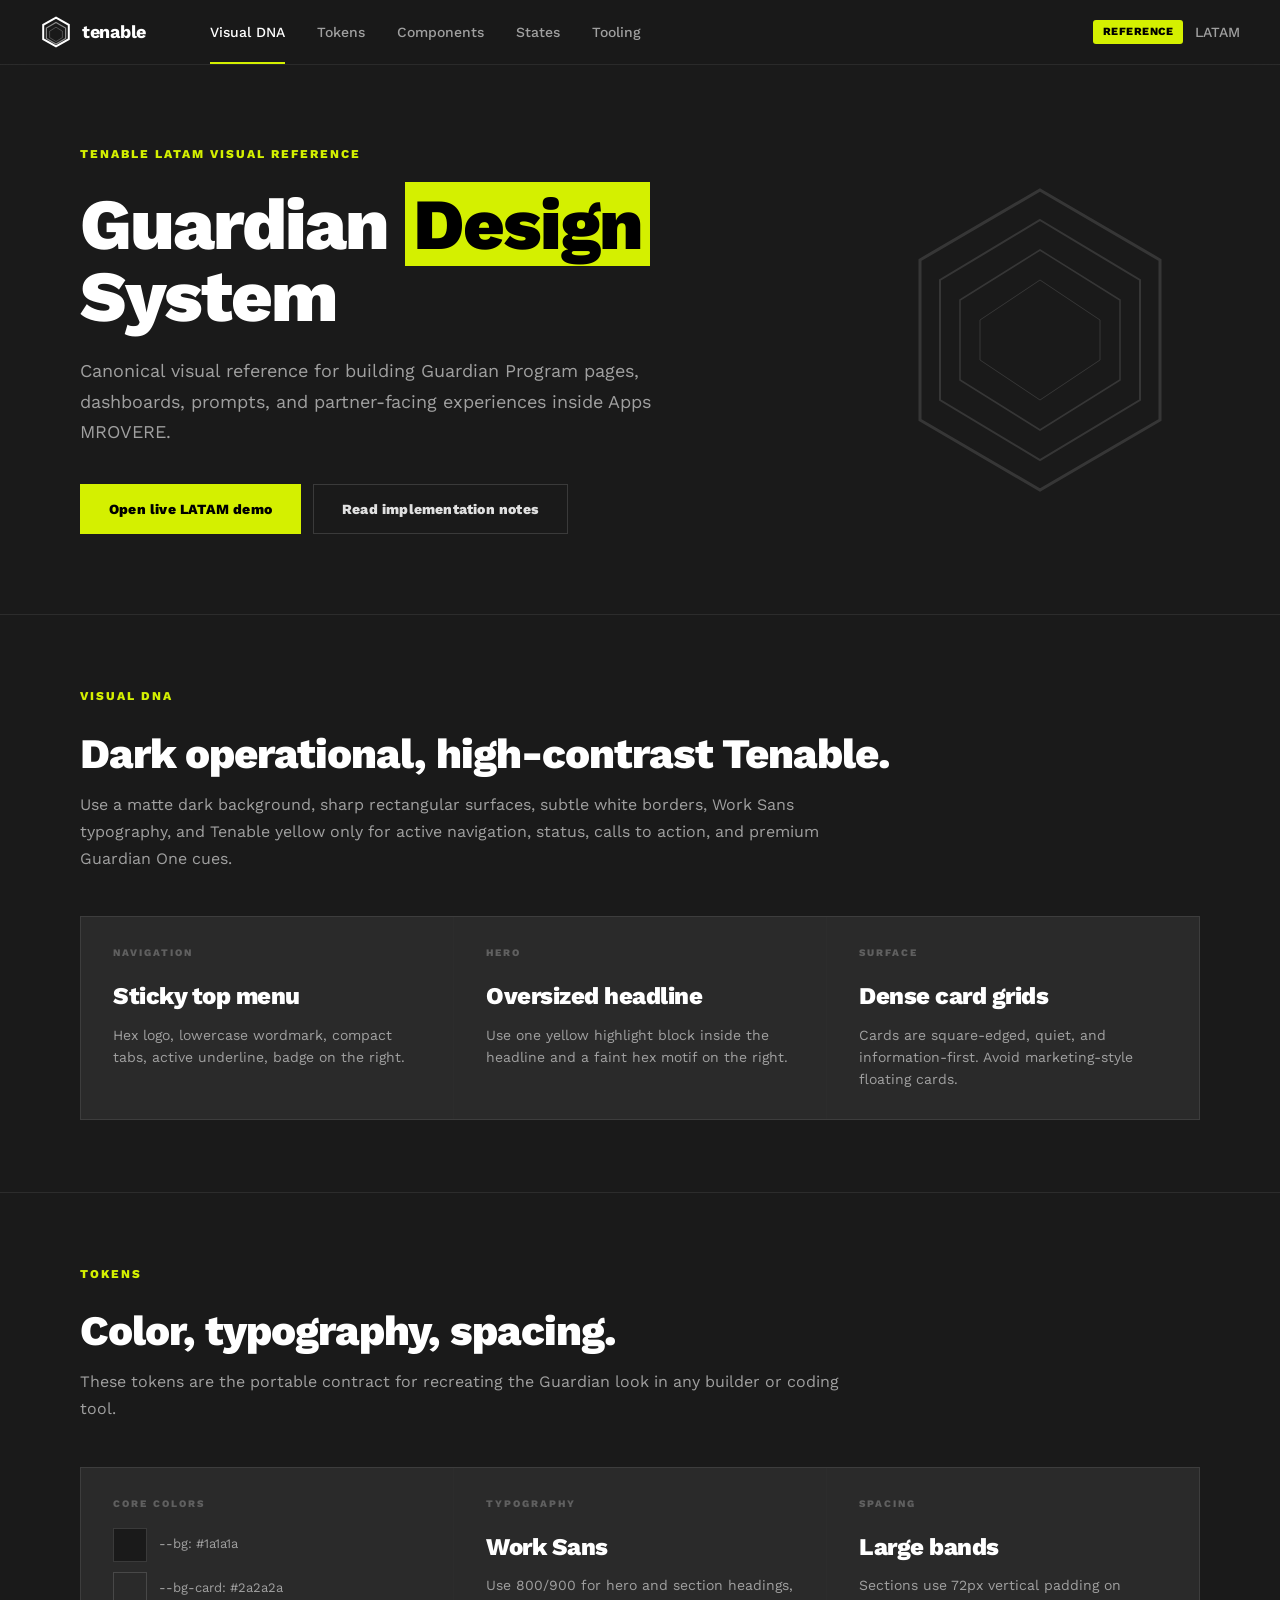
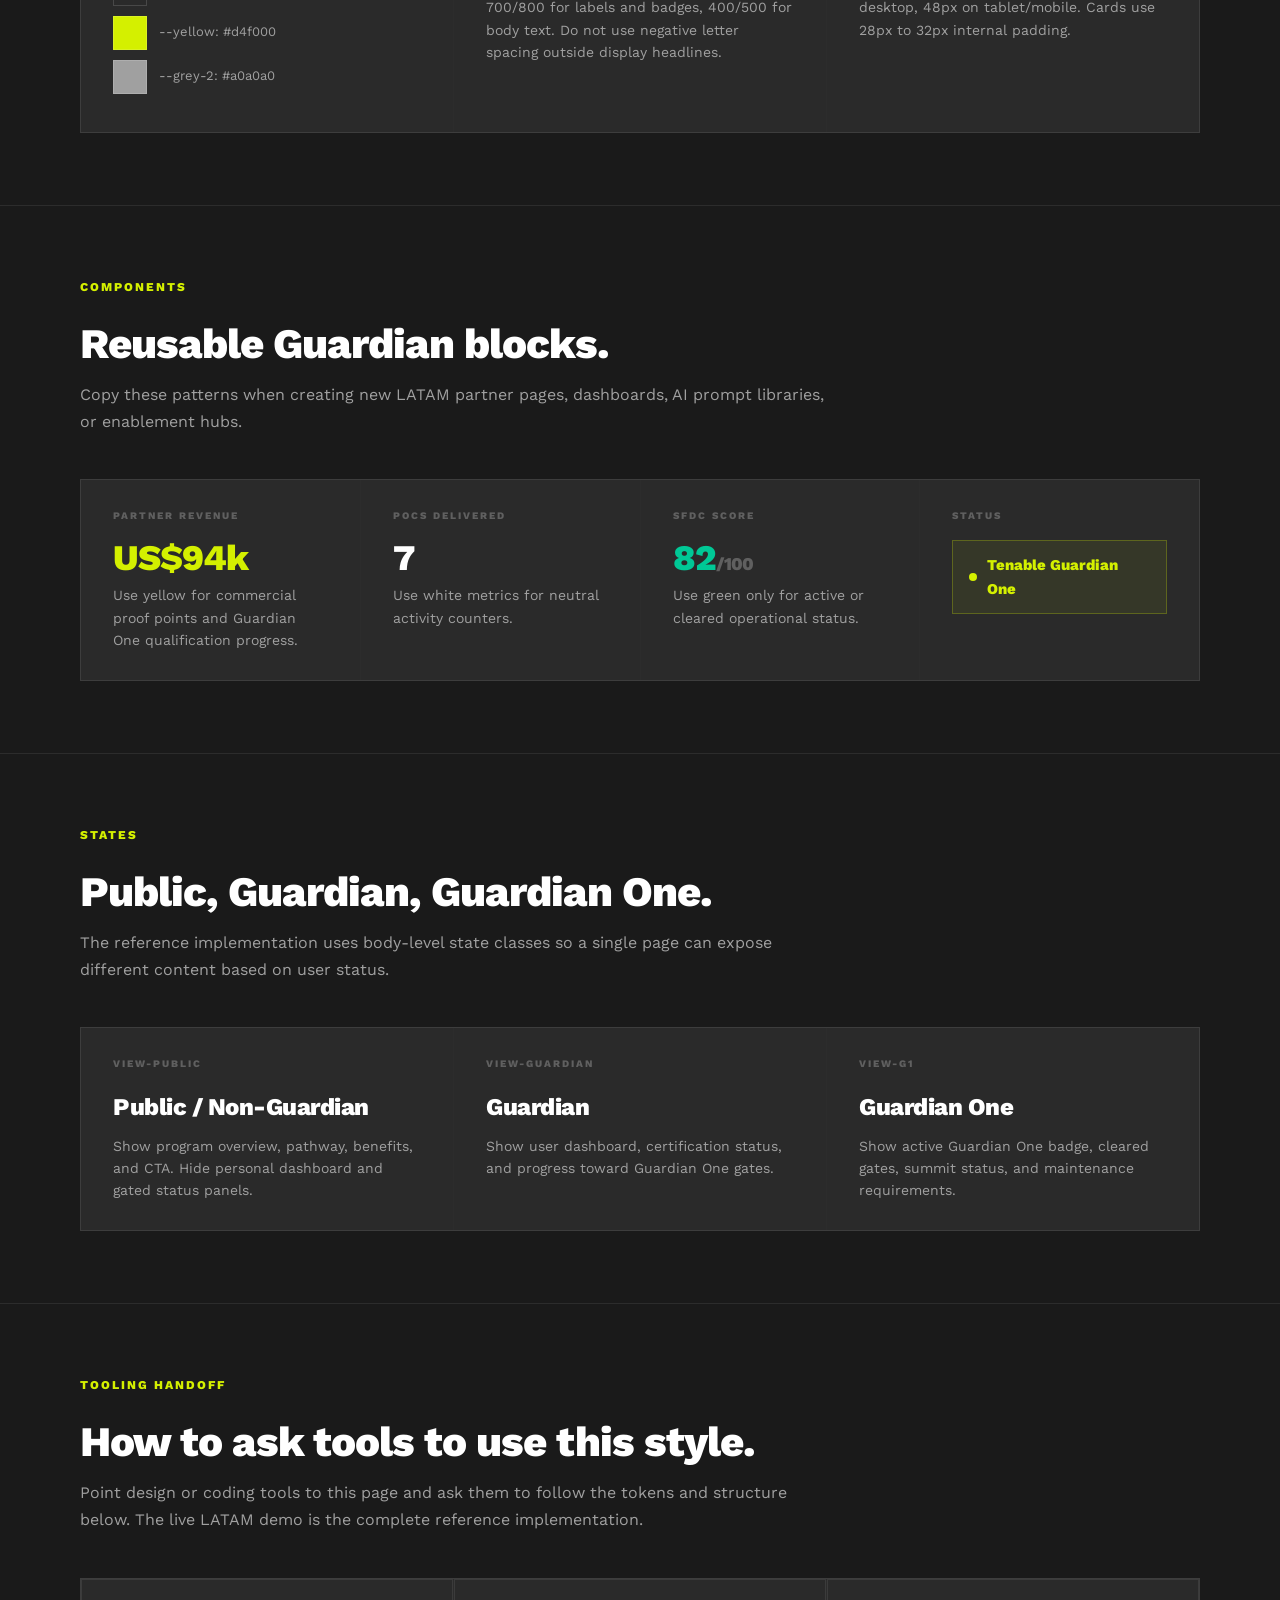
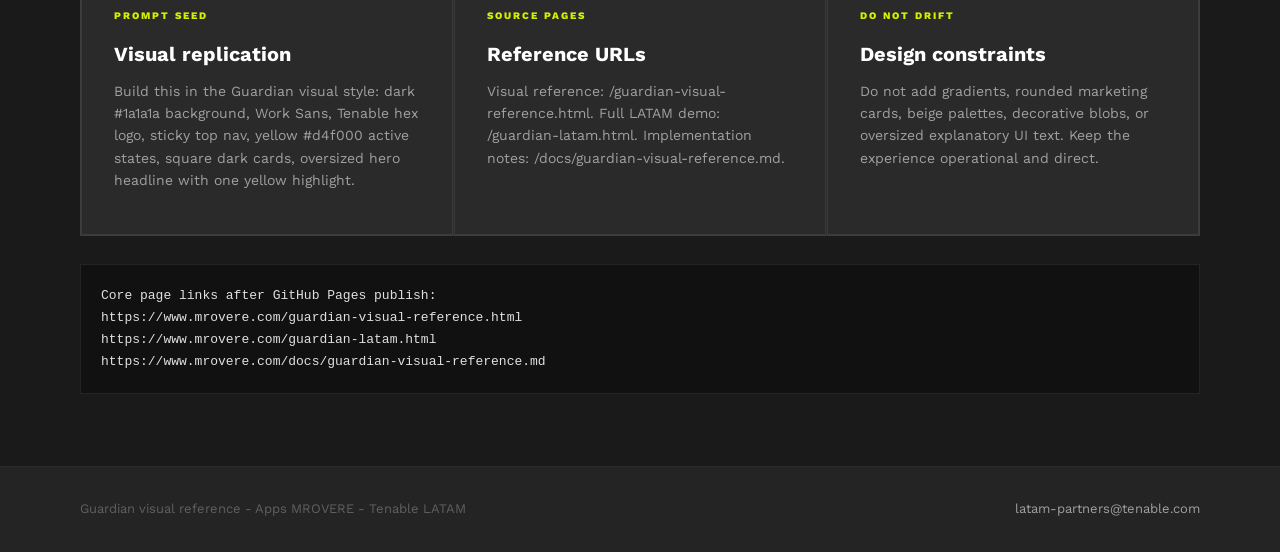
<file: guardian-visual-reference.html>
<!DOCTYPE html>
<html lang="en">
  <head>
    <meta charset="UTF-8" />
    <meta name="viewport" content="width=device-width, initial-scale=1.0" />
    <title>Guardian Visual Reference - Tenable LATAM</title>
    <link rel="preconnect" href="https://fonts.googleapis.com" />
    <link rel="preconnect" href="https://fonts.gstatic.com" crossorigin />
    <link
      href="https://fonts.googleapis.com/css2?family=Work+Sans:wght@300;400;500;600;700;800;900&display=swap"
      rel="stylesheet"
    />
    <style>
      :root {
        --bg: #1a1a1a;
        --bg-raised: #242424;
        --bg-card: #2a2a2a;
        --bg-hover: #323232;
        --border: rgba(255, 255, 255, 0.08);
        --border-mid: rgba(255, 255, 255, 0.14);
        --yellow: #d4f000;
        --yellow-dark: #a8c000;
        --white: #ffffff;
        --grey-1: #e0e0e0;
        --grey-2: #a0a0a0;
        --grey-3: #606060;
        --success: #00c896;
        --warning: #f5c020;
        --danger: #ff4040;
        --font-sans: "Work Sans", -apple-system, BlinkMacSystemFont, "Segoe UI", sans-serif;
      }

      * {
        box-sizing: border-box;
      }

      html {
        scroll-behavior: smooth;
      }

      body {
        margin: 0;
        background: var(--bg);
        color: var(--white);
        font-family: var(--font-sans);
        line-height: 1.6;
        -webkit-font-smoothing: antialiased;
      }

      a {
        color: inherit;
        text-decoration: none;
      }

      nav {
        position: sticky;
        top: 0;
        z-index: 20;
        display: flex;
        align-items: center;
        min-height: 64px;
        padding: 0 40px;
        border-bottom: 1px solid var(--border);
        background: rgba(26, 26, 26, 0.96);
        backdrop-filter: blur(14px);
      }

      .nav-logo {
        display: flex;
        align-items: center;
        gap: 10px;
        margin-right: 48px;
      }

      .logo-hex {
        width: 32px;
        height: 32px;
      }

      .logo-wordmark {
        font-size: 18px;
        font-weight: 700;
        letter-spacing: -0.3px;
      }

      .nav-links {
        display: flex;
        flex: 1;
        gap: 0;
        margin: 0;
        padding: 0;
        list-style: none;
      }

      .nav-links a {
        display: block;
        height: 64px;
        padding: 0 16px;
        color: var(--grey-2);
        font-size: 14px;
        font-weight: 500;
        line-height: 64px;
        white-space: nowrap;
      }

      .nav-links a.active,
      .nav-links a:hover {
        color: var(--white);
      }

      .nav-links a.active {
        position: relative;
      }

      .nav-links a.active::after {
        position: absolute;
        right: 16px;
        bottom: 0;
        left: 16px;
        height: 2px;
        background: var(--yellow);
        content: "";
      }

      .nav-right {
        display: flex;
        align-items: center;
        gap: 12px;
        color: var(--grey-2);
        font-size: 14px;
        font-weight: 500;
      }

      .nav-badge {
        display: inline-flex;
        align-items: center;
        min-height: 24px;
        padding: 3px 10px;
        border-radius: 3px;
        background: var(--yellow);
        color: #000;
        font-size: 11px;
        font-weight: 800;
        letter-spacing: 0.5px;
        text-transform: uppercase;
      }

      .hero {
        position: relative;
        min-height: 520px;
        overflow: hidden;
        padding: 80px;
        border-bottom: 1px solid var(--border);
      }

      .hero-hex-deco {
        position: absolute;
        top: 50%;
        right: 80px;
        width: 320px;
        opacity: 0.12;
        transform: translateY(-50%);
      }

      .eyebrow {
        margin-bottom: 24px;
        color: var(--yellow);
        font-size: 12px;
        font-weight: 800;
        letter-spacing: 2px;
        text-transform: uppercase;
      }

      h1,
      h2,
      h3,
      p {
        margin-top: 0;
      }

      h1 {
        max-width: 740px;
        margin-bottom: 24px;
        font-size: 72px;
        font-weight: 800;
        letter-spacing: -2px;
        line-height: 1;
      }

      h1 .highlight {
        display: inline;
        padding: 0 8px;
        background: var(--yellow);
        color: #000;
      }

      .hero-copy {
        max-width: 580px;
        margin-bottom: 36px;
        color: var(--grey-2);
        font-size: 18px;
        line-height: 1.7;
      }

      .btn-row {
        display: flex;
        flex-wrap: wrap;
        gap: 12px;
      }

      .btn {
        display: inline-flex;
        align-items: center;
        gap: 8px;
        min-height: 48px;
        padding: 13px 28px;
        border: 1px solid transparent;
        font-size: 14px;
        font-weight: 800;
        letter-spacing: 0.2px;
      }

      .btn-yellow {
        background: var(--yellow);
        color: #000;
      }

      .btn-outline {
        border-color: var(--border-mid);
        color: var(--grey-1);
      }

      section {
        padding: 72px 80px;
        border-bottom: 1px solid var(--border);
      }

      h2 {
        margin-bottom: 14px;
        font-size: 42px;
        font-weight: 800;
        letter-spacing: -1px;
        line-height: 1.1;
      }

      .section-sub {
        max-width: 760px;
        margin-bottom: 44px;
        color: var(--grey-2);
        font-size: 16px;
        line-height: 1.7;
      }

      .grid-3 {
        display: grid;
        grid-template-columns: repeat(3, minmax(0, 1fr));
        gap: 1px;
        border: 1px solid var(--border);
        background: var(--border);
      }

      .grid-4 {
        display: grid;
        grid-template-columns: repeat(4, minmax(0, 1fr));
        gap: 1px;
        border: 1px solid var(--border);
        background: var(--border);
      }

      .card {
        min-height: 100%;
        padding: 28px 32px;
        background: var(--bg-card);
      }

      .card-label {
        margin-bottom: 16px;
        color: var(--grey-3);
        font-size: 10px;
        font-weight: 800;
        letter-spacing: 2px;
        text-transform: uppercase;
      }

      .card h3 {
        margin-bottom: 8px;
        font-size: 24px;
        font-weight: 800;
        letter-spacing: -0.5px;
      }

      .card p {
        margin-bottom: 0;
        color: var(--grey-2);
        font-size: 14px;
      }

      .token {
        display: flex;
        align-items: center;
        gap: 12px;
        margin: 10px 0;
        color: var(--grey-2);
        font-size: 13px;
      }

      .swatch {
        width: 34px;
        height: 34px;
        border: 1px solid var(--border-mid);
      }

      .metric-value {
        margin-bottom: 8px;
        font-size: 36px;
        font-weight: 800;
        letter-spacing: -1px;
        line-height: 1;
      }

      .yellow {
        color: var(--yellow);
      }

      .green {
        color: var(--success);
      }

      .status-block {
        display: flex;
        align-items: center;
        gap: 10px;
        padding: 12px 16px;
        border: 1px solid rgba(212, 240, 0, 0.25);
        background: rgba(212, 240, 0, 0.06);
        color: var(--yellow);
        font-size: 15px;
        font-weight: 800;
      }

      .status-dot {
        width: 8px;
        height: 8px;
        border-radius: 50%;
        background: var(--yellow);
      }

      .prompt-card {
        padding: 28px 32px;
        border: 1px solid var(--border);
        background: var(--bg-card);
      }

      .prompt-cat {
        margin-bottom: 18px;
        color: var(--yellow);
        font-size: 10px;
        font-weight: 800;
        letter-spacing: 2px;
        text-transform: uppercase;
      }

      .prompt-card h3 {
        margin-bottom: 14px;
        font-size: 20px;
        line-height: 1.2;
      }

      .prompt-text {
        color: var(--grey-2);
        font-size: 14px;
      }

      .code-block {
        overflow: auto;
        padding: 20px;
        border: 1px solid var(--border);
        background: #111;
        color: var(--grey-1);
        font-family: "SFMono-Regular", Consolas, monospace;
        font-size: 13px;
        line-height: 1.7;
        white-space: pre-wrap;
      }

      footer {
        display: flex;
        align-items: center;
        justify-content: space-between;
        gap: 24px;
        padding: 32px 80px;
        background: var(--bg-raised);
        color: var(--grey-3);
        font-size: 13px;
      }

      footer a {
        color: var(--grey-2);
      }

      @media (max-width: 1100px) {
        nav {
          padding: 0 24px;
        }

        .nav-links {
          display: none;
        }

        .hero,
        section {
          padding: 48px 32px;
        }

        .hero {
          min-height: auto;
        }

        .hero-hex-deco {
          right: 24px;
          width: 220px;
        }

        h1 {
          font-size: 48px;
        }

        h2 {
          font-size: 32px;
        }

        .grid-3,
        .grid-4 {
          grid-template-columns: 1fr;
        }

        footer {
          flex-direction: column;
          align-items: flex-start;
          padding: 28px 32px;
        }
      }
    </style>
  </head>
  <body>
    <nav>
      <a class="nav-logo" href="#top" aria-label="Tenable Guardian visual reference">
        <svg class="logo-hex" viewBox="0 0 40 40" fill="none" xmlns="http://www.w3.org/2000/svg" aria-hidden="true">
          <polygon points="20,2 36,11 36,29 20,38 4,29 4,11" stroke="white" stroke-width="2.5" fill="none" />
          <polygon points="20,8 32,15 32,28 20,35 8,28 8,15" stroke="white" stroke-width="1.5" fill="none" opacity="0.5" />
          <polygon points="20,14 28,19 28,27 20,32 12,27 12,19" stroke="white" stroke-width="1" fill="none" opacity="0.3" />
        </svg>
        <span class="logo-wordmark">tenable</span>
      </a>
      <ul class="nav-links">
        <li><a href="#visual-dna" class="active">Visual DNA</a></li>
        <li><a href="#tokens">Tokens</a></li>
        <li><a href="#components">Components</a></li>
        <li><a href="#states">States</a></li>
        <li><a href="#tooling">Tooling</a></li>
      </ul>
      <div class="nav-right">
        <span class="nav-badge">Reference</span>
        <span>LATAM</span>
      </div>
    </nav>

    <main id="top">
      <div class="hero">
        <svg class="hero-hex-deco" viewBox="0 0 320 320" xmlns="http://www.w3.org/2000/svg" aria-hidden="true">
          <polygon points="160,10 280,80 280,240 160,310 40,240 40,80" stroke="white" stroke-width="3" fill="none" />
          <polygon points="160,40 260,100 260,220 160,280 60,220 60,100" stroke="white" stroke-width="2" fill="none" />
          <polygon points="160,70 240,120 240,200 160,250 80,200 80,120" stroke="white" stroke-width="1.5" fill="none" />
          <polygon points="160,100 220,140 220,180 160,220 100,180 100,140" stroke="white" stroke-width="1" fill="none" />
        </svg>
        <div class="eyebrow">Tenable LATAM visual reference</div>
        <h1>Guardian <span class="highlight">Design</span><br /> System</h1>
        <p class="hero-copy">
          Canonical visual reference for building Guardian Program pages, dashboards, prompts, and partner-facing experiences inside Apps MROVERE.
        </p>
        <div class="btn-row">
          <a class="btn btn-yellow" href="./guardian-latam.html">Open live LATAM demo</a>
          <a class="btn btn-outline" href="./docs/guardian-visual-reference.md">Read implementation notes</a>
        </div>
      </div>

      <section id="visual-dna">
        <div class="eyebrow">Visual DNA</div>
        <h2>Dark operational, high-contrast Tenable.</h2>
        <p class="section-sub">
          Use a matte dark background, sharp rectangular surfaces, subtle white borders, Work Sans typography, and Tenable yellow only for active navigation, status, calls to action, and premium Guardian One cues.
        </p>
        <div class="grid-3">
          <article class="card">
            <div class="card-label">Navigation</div>
            <h3>Sticky top menu</h3>
            <p>Hex logo, lowercase wordmark, compact tabs, active underline, badge on the right.</p>
          </article>
          <article class="card">
            <div class="card-label">Hero</div>
            <h3>Oversized headline</h3>
            <p>Use one yellow highlight block inside the headline and a faint hex motif on the right.</p>
          </article>
          <article class="card">
            <div class="card-label">Surface</div>
            <h3>Dense card grids</h3>
            <p>Cards are square-edged, quiet, and information-first. Avoid marketing-style floating cards.</p>
          </article>
        </div>
      </section>

      <section id="tokens">
        <div class="eyebrow">Tokens</div>
        <h2>Color, typography, spacing.</h2>
        <p class="section-sub">These tokens are the portable contract for recreating the Guardian look in any builder or coding tool.</p>
        <div class="grid-3">
          <article class="card">
            <div class="card-label">Core colors</div>
            <div class="token"><span class="swatch" style="background:#1a1a1a"></span><span>--bg: #1a1a1a</span></div>
            <div class="token"><span class="swatch" style="background:#2a2a2a"></span><span>--bg-card: #2a2a2a</span></div>
            <div class="token"><span class="swatch" style="background:#d4f000"></span><span>--yellow: #d4f000</span></div>
            <div class="token"><span class="swatch" style="background:#a0a0a0"></span><span>--grey-2: #a0a0a0</span></div>
          </article>
          <article class="card">
            <div class="card-label">Typography</div>
            <h3>Work Sans</h3>
            <p>Use 800/900 for hero and section headings, 700/800 for labels and badges, 400/500 for body text. Do not use negative letter spacing outside display headlines.</p>
          </article>
          <article class="card">
            <div class="card-label">Spacing</div>
            <h3>Large bands</h3>
            <p>Sections use 72px vertical padding on desktop, 48px on tablet/mobile. Cards use 28px to 32px internal padding.</p>
          </article>
        </div>
      </section>

      <section id="components">
        <div class="eyebrow">Components</div>
        <h2>Reusable Guardian blocks.</h2>
        <p class="section-sub">Copy these patterns when creating new LATAM partner pages, dashboards, AI prompt libraries, or enablement hubs.</p>
        <div class="grid-4">
          <article class="card">
            <div class="card-label">Partner revenue</div>
            <div class="metric-value yellow">US$94k</div>
            <p>Use yellow for commercial proof points and Guardian One qualification progress.</p>
          </article>
          <article class="card">
            <div class="card-label">POCs delivered</div>
            <div class="metric-value">7</div>
            <p>Use white metrics for neutral activity counters.</p>
          </article>
          <article class="card">
            <div class="card-label">SFDC score</div>
            <div class="metric-value green">82<span style="font-size:18px;color:var(--grey-3)">/100</span></div>
            <p>Use green only for active or cleared operational status.</p>
          </article>
          <article class="card">
            <div class="card-label">Status</div>
            <div class="status-block"><span class="status-dot"></span><span>Tenable Guardian One</span></div>
          </article>
        </div>
      </section>

      <section id="states">
        <div class="eyebrow">States</div>
        <h2>Public, Guardian, Guardian One.</h2>
        <p class="section-sub">The reference implementation uses body-level state classes so a single page can expose different content based on user status.</p>
        <div class="grid-3">
          <article class="card">
            <div class="card-label">view-public</div>
            <h3>Public / Non-Guardian</h3>
            <p>Show program overview, pathway, benefits, and CTA. Hide personal dashboard and gated status panels.</p>
          </article>
          <article class="card">
            <div class="card-label">view-guardian</div>
            <h3>Guardian</h3>
            <p>Show user dashboard, certification status, and progress toward Guardian One gates.</p>
          </article>
          <article class="card">
            <div class="card-label">view-g1</div>
            <h3>Guardian One</h3>
            <p>Show active Guardian One badge, cleared gates, summit status, and maintenance requirements.</p>
          </article>
        </div>
      </section>

      <section id="tooling">
        <div class="eyebrow">Tooling handoff</div>
        <h2>How to ask tools to use this style.</h2>
        <p class="section-sub">
          Point design or coding tools to this page and ask them to follow the tokens and structure below. The live LATAM demo is the complete reference implementation.
        </p>
        <div class="grid-3">
          <article class="prompt-card">
            <div class="prompt-cat">Prompt seed</div>
            <h3>Visual replication</h3>
            <p class="prompt-text">
              Build this in the Guardian visual style: dark #1a1a1a background, Work Sans, Tenable hex logo, sticky top nav, yellow #d4f000 active states, square dark cards, oversized hero headline with one yellow highlight.
            </p>
          </article>
          <article class="prompt-card">
            <div class="prompt-cat">Source pages</div>
            <h3>Reference URLs</h3>
            <p class="prompt-text">
              Visual reference: /guardian-visual-reference.html. Full LATAM demo: /guardian-latam.html. Implementation notes: /docs/guardian-visual-reference.md.
            </p>
          </article>
          <article class="prompt-card">
            <div class="prompt-cat">Do not drift</div>
            <h3>Design constraints</h3>
            <p class="prompt-text">
              Do not add gradients, rounded marketing cards, beige palettes, decorative blobs, or oversized explanatory UI text. Keep the experience operational and direct.
            </p>
          </article>
        </div>
        <div class="code-block" style="margin-top:28px">Core page links after GitHub Pages publish:
https://www.mrovere.com/guardian-visual-reference.html
https://www.mrovere.com/guardian-latam.html
https://www.mrovere.com/docs/guardian-visual-reference.md</div>
      </section>
    </main>

    <footer>
      <span>Guardian visual reference - Apps MROVERE - Tenable LATAM</span>
      <a href="mailto:latam-partners@tenable.com">latam-partners@tenable.com</a>
    </footer>
  </body>
</html>
</file>
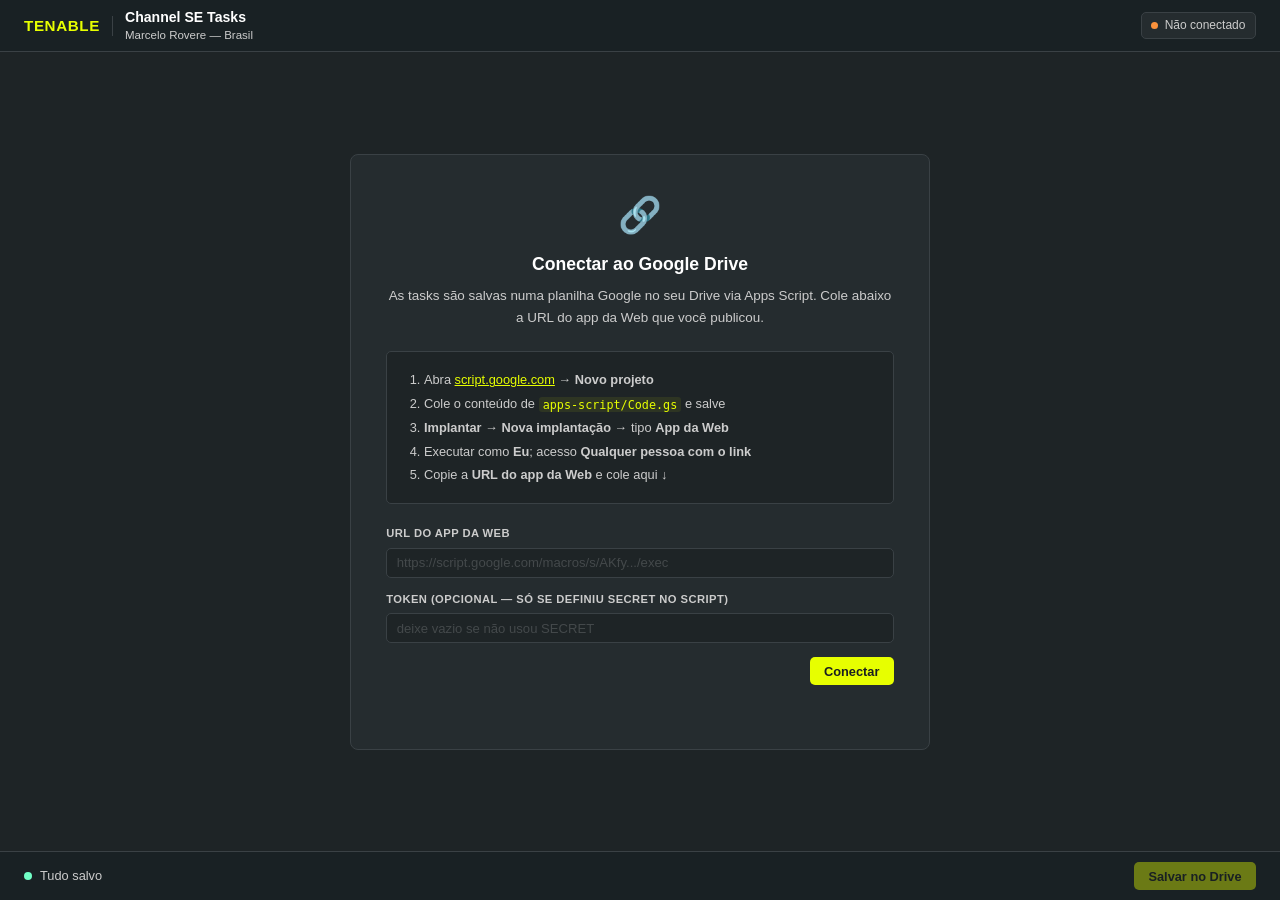
<file: tasks.html>
<!DOCTYPE html>
<html lang="pt-BR">
<head>
<meta charset="UTF-8">
<meta name="viewport" content="width=device-width, initial-scale=1.0">
<link rel="icon" href="/icons/icon.svg" type="image/svg+xml">
<title>Tasks — Channel SE</title>
<style>
:root {
  --bg:           #1E2426;
  --bg-alt:       #192124;
  --surface:      #252c2f;
  --surface-muted:#2a3235;
  --text:         #ffffff;
  --text-muted:   #cccccc;
  --accent:       #E7FF00;
  --gray:         #44494B;
  --line:         #3a4145;
  --r:            5px;
}
*,*::before,*::after{box-sizing:border-box;margin:0;padding:0}
body{font-family:'Inter','Helvetica Neue',sans-serif;background:var(--bg);color:var(--text);min-height:100vh;font-size:14px;line-height:1.4}

/* ─── Header ─── */
.hdr{background:var(--bg-alt);border-bottom:1px solid var(--line);padding:0 1.5rem;height:52px;display:flex;align-items:center;justify-content:space-between;gap:1rem}
.hdr-brand{display:flex;align-items:center;gap:.75rem;flex-shrink:0}
.hdr-wordmark{font-size:.95rem;font-weight:800;color:var(--accent);letter-spacing:.04em}
.hdr-sep{width:1px;height:20px;background:var(--line)}
.hdr-title{font-size:.88rem;font-weight:600}
.hdr-sub{font-size:.72rem;color:var(--text-muted)}
.conn-status{display:flex;align-items:center;gap:.4rem;font-size:.75rem;color:var(--text-muted);padding:.28rem .6rem;border:1px solid var(--line);border-radius:var(--r);background:var(--surface);cursor:pointer;transition:border-color .15s}
.conn-status:hover{border-color:var(--gray)}
.conn-dot{width:7px;height:7px;border-radius:50%;background:var(--gray);flex-shrink:0}
.conn-dot.ok{background:#71FFC6}
.conn-dot.warn{background:#fb923c}
.conn-dot.connecting{background:var(--accent);animation:pulse 1s infinite}
@keyframes pulse{0%,100%{opacity:.4}50%{opacity:1}}

/* ─── Main tabs ─── */
.tabs-bar{display:flex;background:var(--bg-alt);border-bottom:1px solid var(--line);padding:0 1.5rem}
.tab-btn{padding:.65rem 1.1rem;border:none;background:none;color:var(--text-muted);font-size:.83rem;cursor:pointer;border-bottom:2px solid transparent;font-family:inherit;font-weight:500}
.tab-btn:hover{color:var(--text)}
.tab-btn.active{color:var(--accent);border-bottom-color:var(--accent)}

/* ─── Content ─── */
.content{padding:1.25rem 1.5rem 5.5rem;max-width:1440px}
.tab-panel{display:none}
.tab-panel.active{display:block}

/* ─── Setup screen ─── */
.setup-screen{display:flex;align-items:center;justify-content:center;min-height:calc(100vh - 100px);padding:1.5rem}
.setup-card{background:var(--surface);border:1px solid var(--line);border-radius:8px;padding:2.2rem;max-width:580px;width:100%}
.setup-icon{font-size:2.2rem;margin-bottom:.8rem;text-align:center}
.setup-title{font-size:1.1rem;font-weight:700;margin-bottom:.5rem;text-align:center}
.setup-desc{font-size:.84rem;color:var(--text-muted);line-height:1.65;margin-bottom:1.4rem;text-align:center}
.setup-steps{background:var(--bg);border:1px solid var(--line);border-radius:var(--r);padding:1rem 1.1rem;margin-bottom:1.4rem}
.setup-steps ol{margin:0;padding-left:1.2rem;font-size:.8rem;color:var(--text-muted);line-height:1.85}
.setup-steps code{background:rgba(231,255,0,.08);color:var(--accent);padding:.05em .35em;border-radius:3px;font-size:.92em}
.setup-steps a{color:var(--accent)}
.setup-field{margin-bottom:.85rem}
.setup-field label{display:block;font-size:.7rem;font-weight:700;text-transform:uppercase;letter-spacing:.04em;color:var(--text-muted);margin-bottom:.35rem}
.setup-actions{display:flex;gap:.6rem;align-items:center;justify-content:flex-end}
.setup-msg{font-size:.78rem;margin-top:.85rem;min-height:1.2em}
.setup-msg.err{color:#f87171}
.setup-msg.ok{color:#71FFC6}

/* ─── Form panel ─── */
.form-panel{background:var(--surface);border:1px solid var(--line);border-radius:var(--r);padding:1.1rem 1.25rem;margin-bottom:1.1rem}
.form-panel-head{display:flex;align-items:center;justify-content:space-between;margin-bottom:.9rem}
.form-panel-title{font-size:.84rem;font-weight:700}
.form-row{display:grid;grid-template-columns:110px 115px 125px 145px 1fr 90px;gap:.65rem;align-items:end}
.form-row-2{display:grid;grid-template-columns:1fr;margin-top:.65rem}
.fld{display:flex;flex-direction:column;gap:.28rem}
.lbl{font-size:.68rem;font-weight:700;color:var(--text-muted);text-transform:uppercase;letter-spacing:.04em}
.inp,.sel{background:var(--bg);border:1px solid var(--line);border-radius:var(--r);color:var(--text);padding:.42rem .6rem;font-size:.82rem;font-family:inherit;width:100%}
.inp:focus,.sel:focus{outline:none;border-color:var(--accent)}
.inp::placeholder{color:var(--gray)}
textarea.inp{resize:vertical;min-height:52px}

/* ─── Buttons ─── */
.btn{display:inline-flex;align-items:center;justify-content:center;gap:.35rem;padding:.42rem .9rem;border-radius:var(--r);font-size:.8rem;font-weight:600;font-family:inherit;cursor:pointer;border:none;transition:background .12s,color .12s,opacity .12s}
.btn-primary{background:var(--accent);color:#1a1f21}
.btn-primary:hover{background:#d4eb00}
.btn-primary:disabled{opacity:.4;cursor:not-allowed}
.btn-ghost{background:transparent;color:var(--text-muted);border:1px solid var(--line)}
.btn-ghost:hover{color:var(--text);border-color:var(--gray)}
.btn-sm{padding:.28rem .65rem;font-size:.72rem}
.btn-danger{background:transparent;color:#f87171;border:1px solid rgba(248,113,113,.4)}
.btn-danger:hover{background:rgba(248,113,113,.08)}
.btn-accent-ghost{background:transparent;color:var(--accent);border:1px solid rgba(231,255,0,.3);font-size:.68rem;padding:.2rem .55rem}
.btn-accent-ghost:hover{background:rgba(231,255,0,.07)}

/* ─── Toolbar ─── */
.toolbar{display:flex;align-items:center;gap:.6rem;margin-bottom:.8rem;flex-wrap:wrap}
.toolbar-left{display:flex;align-items:center;gap:.55rem;flex:1;flex-wrap:wrap}
.toolbar-right{display:flex;align-items:center;gap:.55rem}
.filt{background:var(--surface);border:1px solid var(--line);border-radius:var(--r);color:var(--text-muted);padding:.32rem .6rem;font-size:.77rem;font-family:inherit}
.filt:focus{outline:none;border-color:var(--accent)}
.count-chip{font-size:.72rem;color:var(--text-muted);padding:.18rem .5rem;border:1px solid var(--line);border-radius:999px;background:var(--surface-muted);white-space:nowrap}

/* ─── Table ─── */
.tbl-wrap{overflow-x:auto}
.tbl{width:100%;border-collapse:collapse;font-size:.81rem}
.tbl th{background:var(--bg-alt);color:var(--text-muted);font-size:.69rem;font-weight:700;text-transform:uppercase;letter-spacing:.04em;padding:.5rem .7rem;text-align:left;border-bottom:1px solid var(--line);cursor:pointer;user-select:none;white-space:nowrap}
.tbl th:hover{color:var(--text)}
.tbl th.sorted{color:var(--accent)}
.tbl td{padding:.5rem .7rem;border-bottom:1px solid var(--line);vertical-align:middle}
.tbl tr:hover td{background:rgba(255,255,255,.025)}
.tbl tr.done-row td{opacity:.4}
.task-check{width:15px;height:15px;accent-color:var(--accent);cursor:pointer;flex-shrink:0}
.title-btn{background:none;border:none;color:var(--text);font-size:.81rem;cursor:pointer;text-align:left;padding:0;font-family:inherit;max-width:340px;display:block;overflow:hidden;text-overflow:ellipsis;white-space:nowrap}
.title-btn:hover{color:var(--accent)}
.title-btn.striked{text-decoration:line-through;opacity:.5}

/* ─── Badges ─── */
.prio{display:inline-flex;align-items:center;padding:.13rem .42rem;border-radius:999px;font-size:.68rem;font-weight:700}
.prio.alta{background:rgba(239,68,68,.13);color:#f87171;border:1px solid rgba(239,68,68,.28)}
.prio.media{background:rgba(251,146,60,.12);color:#fb923c;border:1px solid rgba(251,146,60,.28)}
.prio.baixa{background:rgba(113,255,198,.1);color:#71FFC6;border:1px solid rgba(113,255,198,.22)}
.cat{display:inline-flex;padding:.13rem .42rem;border-radius:3px;font-size:.68rem;font-weight:700;text-transform:uppercase;letter-spacing:.03em}
.cat.cliente{background:rgba(78,165,255,.13);color:#4EA5FF;border:1px solid rgba(78,165,255,.28)}
.cat.parceiro{background:rgba(187,143,242,.12);color:#BB8FF2;border:1px solid rgba(187,143,242,.25)}
.cat.tenable{background:rgba(255,136,55,.1);color:#FF8837;border:1px solid rgba(255,136,55,.22)}

/* ─── Status badges ─── */
.st{display:inline-flex;align-items:center;padding:.13rem .42rem;border-radius:999px;font-size:.66rem;font-weight:700;text-transform:uppercase;letter-spacing:.03em;white-space:nowrap}
.st.new{background:rgba(78,165,255,.14);color:#4EA5FF;border:1px solid rgba(78,165,255,.3)}
.st.active{background:rgba(113,255,198,.12);color:#71FFC6;border:1px solid rgba(113,255,198,.26)}
.st.resurfaced{background:rgba(255,136,55,.13);color:#FF8837;border:1px solid rgba(255,136,55,.3)}
.st.done{background:rgba(204,204,204,.1);color:#9aa0a2;border:1px solid rgba(204,204,204,.2)}

/* ─── Modal edit grid ─── */
.modal-edit{display:grid;grid-template-columns:1fr 1fr;gap:.65rem;margin-bottom:.85rem}

/* ─── Task tree (subtasks) ─── */
.title-cell{display:flex;align-items:center;gap:.4rem}
.caret{background:none;border:none;color:var(--text-muted);cursor:pointer;font-size:.7rem;width:14px;flex-shrink:0;padding:0;line-height:1}
.caret:hover{color:var(--accent)}
.caret-spacer{display:inline-block;width:14px;flex-shrink:0}
.child-prog{font-size:.64rem;font-weight:700;color:var(--text-muted);background:var(--surface-muted);border:1px solid var(--line);border-radius:999px;padding:.05rem .4rem;flex-shrink:0;white-space:nowrap}
.child-prog.cp-full{color:#71FFC6;border-color:rgba(113,255,198,.3)}
.add-sub{background:none;border:none;color:var(--gray);cursor:pointer;font-size:.9rem;line-height:1;padding:0 .2rem;flex-shrink:0;opacity:0;transition:opacity .12s}
.tbl tr:hover .add-sub{opacity:1}
.add-sub:hover{color:var(--accent)}
.tbl tr.child-row td{background:rgba(255,255,255,.015)}
.title-cell .title-btn{max-width:300px}
.subtask-banner{display:flex;align-items:center;gap:.6rem;background:rgba(231,255,0,.08);border:1px solid rgba(231,255,0,.3);border-radius:var(--r);padding:.45rem .7rem;margin-bottom:.7rem;font-size:.78rem;color:var(--text-muted)}
.subtask-banner strong{color:var(--accent)}
.subtask-banner button{margin-left:auto}

/* ─── Date cells ─── */
.dc{white-space:nowrap;color:var(--text-muted);font-size:.77rem}
.dc.overdue{color:#f87171}
.dc.today{color:var(--accent);font-weight:600}
.dc.soon{color:#fb923c}

/* ─── Icon button ─── */
.icon-btn{background:none;border:none;color:var(--gray);cursor:pointer;padding:.18rem .28rem;border-radius:3px;font-size:.85rem;line-height:1}
.icon-btn:hover{color:#f87171;background:rgba(248,113,113,.1)}

/* ─── Section divider ─── */
.divider{display:flex;align-items:center;gap:.7rem;margin:1.4rem 0 .9rem}
.divider-line{flex:1;height:1px;background:var(--line)}
.divider-lbl{font-size:.68rem;color:var(--text-muted);font-weight:700;text-transform:uppercase;letter-spacing:.05em}

/* ─── Empty state ─── */
.empty{text-align:center;padding:2.5rem 1rem;color:var(--text-muted)}
.empty-icon{font-size:2rem;margin-bottom:.6rem}
.empty-txt{font-size:.83rem}

/* ─── Modal ─── */
.overlay{position:fixed;inset:0;background:rgba(0,0,0,.72);z-index:1000;display:flex;align-items:center;justify-content:center;padding:1rem}
.overlay.hidden{display:none}
.modal{background:var(--surface);border:1px solid var(--line);border-radius:7px;max-width:680px;width:100%;max-height:88vh;overflow-y:auto;padding:1.4rem}
.modal-head{display:flex;align-items:flex-start;justify-content:space-between;gap:1rem;margin-bottom:.85rem}
.modal-title{font-size:.95rem;font-weight:700;line-height:1.3}
.modal-x{background:none;border:none;color:var(--text-muted);cursor:pointer;font-size:1.1rem;padding:0;line-height:1;flex-shrink:0}
.modal-x:hover{color:var(--text)}
.modal-meta{display:flex;gap:.4rem;flex-wrap:wrap;margin-bottom:.9rem;align-items:center}
.modal-meta-item{font-size:.75rem;color:var(--text-muted)}
.modal-desc{background:var(--bg);border:1px solid var(--line);border-radius:var(--r);padding:.9rem;white-space:pre-wrap;color:var(--text-muted);font-size:.82rem;line-height:1.65;min-height:60px}
.modal-desc.empty-desc{color:var(--gray);font-style:italic}
.modal-footer{display:flex;gap:.45rem;margin-top:.9rem;justify-content:space-between;align-items:center}

/* ─── Briefs ─── */
.briefs-wrap{display:grid;grid-template-columns:190px 1fr;gap:1.1rem}
.briefs-side{background:var(--surface);border:1px solid var(--line);border-radius:var(--r);padding:.7rem 0;height:fit-content;position:sticky;top:1rem;max-height:calc(100vh - 120px);overflow-y:auto}
.briefs-side-title{font-size:.67rem;font-weight:700;text-transform:uppercase;letter-spacing:.05em;color:var(--text-muted);padding:0 .9rem .6rem;border-bottom:1px solid var(--line);margin-bottom:.35rem}
.bdate-btn{display:flex;align-items:center;justify-content:space-between;width:100%;background:none;border:none;color:var(--text-muted);font-family:inherit;font-size:.79rem;padding:.4rem .9rem;text-align:left;cursor:pointer}
.bdate-btn:hover{color:var(--text);background:rgba(255,255,255,.03)}
.bdate-btn.active{color:var(--accent);font-weight:600;background:rgba(231,255,0,.05)}
.bdate-badge{font-size:.63rem;background:rgba(231,255,0,.12);color:var(--accent);padding:.1rem .35rem;border-radius:999px}
.brief-main{background:var(--surface);border:1px solid var(--line);border-radius:var(--r);padding:1.4rem;min-height:400px}
.brief-loading{text-align:center;padding:3rem;color:var(--text-muted);font-size:.85rem}
.brief-hdr{display:flex;align-items:flex-start;justify-content:space-between;flex-wrap:wrap;gap:.75rem;margin-bottom:1.2rem}
.brief-hdr-title{font-size:1rem;font-weight:700}
.brief-hdr-sub{font-size:.73rem;color:var(--text-muted);margin-top:.2rem}
.brief-progress{display:flex;align-items:center;gap:.5rem;padding:.45rem .7rem;background:var(--bg);border:1px solid var(--line);border-radius:var(--r);font-size:.75rem;color:var(--text-muted);white-space:nowrap}
.prog-bar{width:90px;height:4px;background:var(--line);border-radius:999px;overflow:hidden}
.prog-fill{height:100%;background:var(--accent);border-radius:inherit;transition:width .3s}
.brief-sec{margin-bottom:1.4rem}
.brief-sec-head{font-size:.82rem;font-weight:700;border-bottom:1px solid var(--line);padding-bottom:.45rem;margin-bottom:.7rem;display:flex;align-items:center;gap:.45rem}
.action-row{display:flex;align-items:flex-start;gap:.55rem;padding:.42rem .5rem;border-radius:var(--r);margin-bottom:.3rem;border:1px solid transparent}
.action-row:hover{background:rgba(255,255,255,.025)}
.action-row.done-action{opacity:.35}
.action-chk{width:14px;height:14px;accent-color:var(--accent);cursor:pointer;flex-shrink:0;margin-top:3px}
.dot{width:7px;height:7px;border-radius:50%;flex-shrink:0;margin-top:5px}
.dot.r{background:#f87171}.dot.y{background:#fb923c}.dot.g{background:#71ffc6}.dot.b{background:var(--text-muted)}
.action-text{font-size:.8rem;color:var(--text);line-height:1.5;flex:1}
.action-text strong{color:var(--text)}
.bprose{font-size:.8rem;color:var(--text-muted);line-height:1.65;margin-bottom:.4rem}
.bprose strong{color:var(--text)}
.bquote{border-left:2px solid var(--accent);padding:.45rem .9rem;color:var(--text-muted);font-style:italic;font-size:.82rem;margin:.5rem 0}
.agenda-day-lbl{font-size:.72rem;font-weight:700;color:var(--text);text-transform:uppercase;letter-spacing:.04em;margin:.8rem 0 .35rem}
.agenda-row{display:flex;gap:.65rem;padding:.3rem 0;border-bottom:1px solid rgba(255,255,255,.04);font-size:.8rem}
.agenda-time{color:var(--accent);font-weight:600;min-width:46px;flex-shrink:0}
.agenda-evt{color:var(--text-muted);line-height:1.4}
.prio-header{font-size:.74rem;font-weight:700;text-transform:uppercase;letter-spacing:.04em;margin:.65rem 0 .35rem;display:flex;align-items:center;gap:.4rem}
.prio-header.r{color:#f87171}.prio-header.y{color:#fb923c}.prio-header.g{color:#71ffc6}

/* ─── Save bar (fixed bottom) ─── */
.save-bar{position:fixed;left:0;right:0;bottom:0;z-index:900;background:var(--bg-alt);border-top:1px solid var(--line);padding:.6rem 1.5rem;display:flex;align-items:center;justify-content:space-between;gap:1rem}
.save-bar.dirty{border-top-color:var(--accent)}
.save-bar-status{display:flex;align-items:center;gap:.5rem;font-size:.8rem;color:var(--text-muted)}
.save-bar-dot{width:8px;height:8px;border-radius:50%;background:#71FFC6;flex-shrink:0}
.save-bar.dirty .save-bar-dot{background:var(--accent);animation:pulse 1.4s infinite}
.save-bar-right{display:flex;align-items:center;gap:.6rem}
.save-bar-hint{font-size:.72rem;color:var(--gray)}

/* ─── Toast ─── */
.toast{position:fixed;bottom:4.5rem;right:1.5rem;background:var(--surface);border:1px solid var(--line);border-radius:var(--r);padding:.55rem .9rem;font-size:.78rem;color:var(--text-muted);z-index:2000;opacity:0;transition:opacity .25s;pointer-events:none}
.toast.show{opacity:1}

/* ─── Util ─── */
.hidden{display:none!important}
::-webkit-scrollbar{width:5px;height:5px}
::-webkit-scrollbar-track{background:var(--bg-alt)}
::-webkit-scrollbar-thumb{background:var(--gray);border-radius:3px}
@media(max-width:860px){.form-row{grid-template-columns:1fr 1fr}.briefs-wrap{grid-template-columns:1fr}.briefs-side{position:static;max-height:200px}}
</style>
</head>
<body>

<header class="hdr">
  <div class="hdr-brand">
    <span class="hdr-wordmark">TENABLE</span>
    <div class="hdr-sep"></div>
    <div>
      <div class="hdr-title">Channel SE Tasks</div>
      <div class="hdr-sub">Marcelo Rovere — Brasil</div>
    </div>
  </div>
  <div class="conn-status" id="conn-status" onclick="openSetup()" title="Conexão com Google Drive (Apps Script)">
    <div class="conn-dot" id="conn-dot"></div>
    <span id="conn-label">Não conectado</span>
  </div>
</header>

<!-- ═══ SETUP SCREEN ═══ -->
<div id="setup-screen">
  <div class="setup-screen">
    <div class="setup-card">
      <div class="setup-icon">🔗</div>
      <div class="setup-title">Conectar ao Google Drive</div>
      <div class="setup-desc">
        As tasks são salvas numa planilha Google no seu Drive via Apps Script.
        Cole abaixo a URL do app da Web que você publicou.
      </div>
      <div class="setup-steps">
        <ol>
          <li>Abra <a href="https://script.google.com" target="_blank" rel="noopener">script.google.com</a> → <strong>Novo projeto</strong></li>
          <li>Cole o conteúdo de <code>apps-script/Code.gs</code> e salve</li>
          <li><strong>Implantar</strong> → <strong>Nova implantação</strong> → tipo <strong>App da Web</strong></li>
          <li>Executar como <strong>Eu</strong>; acesso <strong>Qualquer pessoa com o link</strong></li>
          <li>Copie a <strong>URL do app da Web</strong> e cole aqui ↓</li>
        </ol>
      </div>
      <div class="setup-field">
        <label for="setup-url">URL do app da Web</label>
        <input type="url" class="inp" id="setup-url" placeholder="https://script.google.com/macros/s/AKfy.../exec">
      </div>
      <div class="setup-field">
        <label for="setup-token">Token (opcional — só se definiu SECRET no script)</label>
        <input type="text" class="inp" id="setup-token" placeholder="deixe vazio se não usou SECRET">
      </div>
      <div class="setup-actions">
        <button class="btn btn-ghost" id="setup-clear" onclick="clearOverride()" style="display:none">Usar config do perfil</button>
        <button class="btn btn-ghost" id="setup-cancel" onclick="closeSetup()" style="display:none">Cancelar</button>
        <button class="btn btn-primary" id="setup-connect" onclick="connectFromSetup()">Conectar</button>
      </div>
      <div class="setup-msg" id="setup-msg"></div>
    </div>
  </div>
</div>

<!-- ═══ MAIN APP ═══ -->
<div id="main-app" class="hidden">
  <div class="tabs-bar">
    <button class="tab-btn active" data-tab="tasks">Tasks</button>
    <button class="tab-btn" data-tab="briefs">Daily Briefs</button>
  </div>

  <div class="content">

    <!-- TASKS -->
    <div id="tab-tasks" class="tab-panel active">
      <div class="form-panel">
        <div class="form-panel-head">
          <div class="form-panel-title">+ Nova task</div>
          <button class="btn btn-ghost btn-sm" id="collapse-btn">Minimizar</button>
        </div>
        <div id="form-body">
          <div class="subtask-banner hidden" id="subtask-banner">
            <span>Nova subtask de: <strong id="subtask-parent-name"></strong></span>
            <button class="btn btn-ghost btn-sm" onclick="cancelSubtask()">Cancelar subtask</button>
          </div>
          <div class="form-row">
            <div class="fld">
              <label class="lbl">Categoria</label>
              <select class="sel" id="f-cat">
                <option value="cliente">Cliente</option>
                <option value="parceiro">Parceiro</option>
                <option value="tenable">Tenable</option>
              </select>
            </div>
            <div class="fld">
              <label class="lbl">Prioridade</label>
              <select class="sel" id="f-prio">
                <option value="alta">Alta</option>
                <option value="media" selected>Média</option>
                <option value="baixa">Baixa</option>
              </select>
            </div>
            <div class="fld">
              <label class="lbl">Status</label>
              <select class="sel" id="f-status">
                <option value="new" selected>New</option>
                <option value="active">Active</option>
                <option value="resurfaced">Resurfaced</option>
              </select>
            </div>
            <div class="fld">
              <label class="lbl">Data alvo</label>
              <input type="date" class="inp" id="f-date">
            </div>
            <div class="fld">
              <label class="lbl">Título *</label>
              <input type="text" class="inp" id="f-title" placeholder="Short description...">
            </div>
            <div class="fld" style="padding-top:1.4rem">
              <button class="btn btn-primary" onclick="addTask()">Adicionar</button>
            </div>
          </div>
          <div class="form-row-2">
            <div class="fld">
              <label class="lbl">Descrição detalhada (opcional)</label>
              <textarea class="inp" id="f-desc" placeholder="Contexto, links, próximos passos..."></textarea>
            </div>
          </div>
        </div>
      </div>

      <div class="toolbar">
        <div class="toolbar-left">
          <span class="count-chip" id="open-count">0 abertas</span>
          <select class="filt" id="fl-cat" onchange="renderTasks()">
            <option value="">Todas categorias</option>
            <option value="cliente">Cliente</option>
            <option value="parceiro">Parceiro</option>
            <option value="tenable">Tenable</option>
          </select>
          <select class="filt" id="fl-prio" onchange="renderTasks()">
            <option value="">Todas prioridades</option>
            <option value="alta">Alta</option>
            <option value="media">Média</option>
            <option value="baixa">Baixa</option>
          </select>
          <select class="filt" id="fl-status" onchange="renderTasks()">
            <option value="">Todos status</option>
            <option value="new">New</option>
            <option value="active">Active</option>
            <option value="resurfaced">Resurfaced</option>
            <option value="done">Done</option>
          </select>
          <input type="text" class="filt" id="fl-search" placeholder="Buscar…" oninput="renderTasks()" style="min-width:150px">
        </div>
        <div class="toolbar-right">
          <button class="btn btn-ghost btn-sm" id="archive-toggle" onclick="toggleArchive()">Mostrar concluídas</button>
        </div>
      </div>

      <div class="tbl-wrap">
        <table class="tbl">
          <thead>
            <tr>
              <th style="width:30px"></th>
              <th onclick="sortBy('priority')" data-col="priority">Prio</th>
              <th onclick="sortBy('category')" data-col="category">Categoria</th>
              <th onclick="sortBy('status')" data-col="status">Status</th>
              <th onclick="sortBy('title')" data-col="title" style="min-width:200px">Título</th>
              <th onclick="sortBy('targetDate')" data-col="targetDate">Data alvo</th>
              <th onclick="sortBy('createdAt')" data-col="createdAt">Criada</th>
              <th style="width:40px"></th>
            </tr>
          </thead>
          <tbody id="open-body"></tbody>
        </table>
      </div>
      <div id="empty-open" class="empty hidden">
        <div class="empty-icon">✅</div>
        <div class="empty-txt">Sem tasks abertas — adicione uma acima!</div>
      </div>

      <div id="archive-section" class="hidden">
        <div class="divider">
          <div class="divider-line"></div>
          <div class="divider-lbl">Concluídas</div>
          <div class="divider-line"></div>
        </div>
        <div class="tbl-wrap">
          <table class="tbl">
            <thead>
              <tr>
                <th style="width:30px"></th>
                <th>Prio</th><th>Categoria</th><th>Status</th>
                <th style="min-width:200px">Título</th>
                <th>Data alvo</th><th>Concluída em</th>
                <th style="width:40px"></th>
              </tr>
            </thead>
            <tbody id="done-body"></tbody>
          </table>
        </div>
        <div id="empty-done" class="empty hidden"><div class="empty-txt">Nenhuma task concluída ainda.</div></div>
      </div>
    </div>

    <!-- BRIEFS (cowork HTML, hybrid) -->
    <div id="tab-briefs" class="tab-panel">
      <div style="height:calc(100vh - 168px);min-height:600px;border:1px solid var(--line);border-radius:6px;overflow:hidden;background:#F4F6F8">
        <iframe id="brief-frame" title="Daily Brief" style="width:100%;height:100%;border:none;display:block"></iframe>
      </div>
    </div>

  </div>
</div>

<!-- Edit modal -->
<div class="overlay hidden" id="modal">
  <div class="modal">
    <div class="modal-head">
      <div class="modal-title" id="m-head">Editar task</div>
      <button class="modal-x" onclick="closeModal()">✕</button>
    </div>
    <div class="modal-edit">
      <div class="fld" style="grid-column:1/-1">
        <label class="lbl">Título</label>
        <input type="text" class="inp" id="m-title-input">
      </div>
      <div class="fld">
        <label class="lbl">Categoria</label>
        <select class="sel" id="m-cat">
          <option value="cliente">Cliente</option>
          <option value="parceiro">Parceiro</option>
          <option value="tenable">Tenable</option>
        </select>
      </div>
      <div class="fld">
        <label class="lbl">Prioridade</label>
        <select class="sel" id="m-prio">
          <option value="alta">Alta</option>
          <option value="media">Média</option>
          <option value="baixa">Baixa</option>
        </select>
      </div>
      <div class="fld">
        <label class="lbl">Status</label>
        <select class="sel" id="m-status">
          <option value="new">New</option>
          <option value="active">Active</option>
          <option value="resurfaced">Resurfaced</option>
          <option value="done">Done</option>
        </select>
      </div>
      <div class="fld">
        <label class="lbl">Data alvo</label>
        <input type="date" class="inp" id="m-date">
      </div>
      <div class="fld" style="grid-column:1/-1">
        <label class="lbl">Task pai (subtask de…)</label>
        <select class="sel" id="m-parent"></select>
      </div>
      <div class="fld" style="grid-column:1/-1">
        <label class="lbl">Descrição detalhada</label>
        <textarea class="inp" id="m-desc-input" style="min-height:90px"></textarea>
      </div>
    </div>
    <div class="modal-meta" id="m-meta"></div>
    <div class="modal-footer">
      <button class="btn btn-danger btn-sm" id="m-del">Excluir task</button>
      <div style="display:flex;gap:.4rem">
        <button class="btn btn-ghost btn-sm" onclick="closeModal()">Cancelar</button>
        <button class="btn btn-primary btn-sm" id="m-save">Salvar alterações</button>
      </div>
    </div>
  </div>
</div>

<!-- Save bar -->
<div class="save-bar" id="save-bar">
  <div class="save-bar-status">
    <div class="save-bar-dot"></div>
    <span id="save-bar-label">Tudo salvo</span>
  </div>
  <div class="save-bar-right">
    <span class="save-bar-hint" id="save-bar-hint"></span>
    <button class="btn btn-primary" id="save-btn" onclick="saveAll()" disabled>Salvar no Drive</button>
  </div>
</div>

<div class="toast" id="toast"></div>

<script>
// ══════════════════════════════════════════════════════════════════
// PERSISTENCE — Google Apps Script (Drive)
// ══════════════════════════════════════════════════════════════════

const CFG_URL   = 'mrovere_tasks_endpoint';
const CFG_TOKEN = 'mrovere_tasks_token';

// Embedded in the portal: endpoint normally comes from the Firebase profile
// (via postMessage). A manual URL entered through the connection chip is stored
// in localStorage and takes precedence (escape hatch when the profile is wrong).
const EMBEDDED = window.parent && window.parent !== window;

let endpoint = localStorage.getItem(CFG_URL)   || '';
let token    = localStorage.getItem(CFG_TOKEN) || '';
let usedOverride = false;   // a manual URL override is active

let dirty  = false;
let saving = false;

// ── API

async function apiGet() {
  const url = endpoint + (token ? (endpoint.includes('?') ? '&' : '?') + 'token=' + encodeURIComponent(token) : '');
  const r = await fetch(url, { method: 'GET', redirect: 'follow' });
  const data = await r.json();
  if (!data.ok) throw new Error(data.error || 'Resposta inválida do script');
  return data;
}

async function apiPost(payload) {
  const r = await fetch(endpoint, {
    method: 'POST',
    redirect: 'follow',
    headers: { 'Content-Type': 'text/plain;charset=utf-8' },
    body: JSON.stringify({ ...payload, token })
  });
  const data = await r.json();
  if (!data.ok) throw new Error(data.error || 'Falha ao salvar');
  return data;
}

// ── Setup flow

function openSetup() {
  document.getElementById('setup-url').value   = endpoint;
  document.getElementById('setup-token').value = token;
  document.getElementById('setup-cancel').style.display = endpoint ? '' : 'none';
  // In the portal, offer reverting to the profile-provided URL.
  const clearBtn = document.getElementById('setup-clear');
  if (clearBtn) clearBtn.style.display = (EMBEDDED && localStorage.getItem(CFG_URL)) ? '' : 'none';
  document.getElementById('setup-msg').textContent = '';
  document.getElementById('setup-msg').className = 'setup-msg';
  document.getElementById('setup-screen').classList.remove('hidden');
  document.getElementById('main-app').classList.add('hidden');
}
function closeSetup() {
  if (!endpoint) return;
  document.getElementById('setup-screen').classList.add('hidden');
  document.getElementById('main-app').classList.remove('hidden');
}

async function connectFromSetup() {
  const url = document.getElementById('setup-url').value.trim();
  const tok = document.getElementById('setup-token').value.trim();
  const msg = document.getElementById('setup-msg');

  if (!url || !/^https:\/\/script\.google\.com\/macros\/s\//.test(url)) {
    msg.textContent = 'Cole uma URL válida do app da Web (…/macros/s/…/exec).';
    msg.className = 'setup-msg err';
    return;
  }

  endpoint = url;
  token    = tok;
  msg.textContent = 'Testando conexão…';
  msg.className = 'setup-msg';
  document.getElementById('setup-connect').disabled = true;

  try {
    const data = await apiGet();
    localStorage.setItem(CFG_URL, endpoint);
    localStorage.setItem(CFG_TOKEN, token);
    usedOverride = true;   // manual URL now wins over the profile config
    tasks       = data.tasks       || [];
    briefChecks = data.briefChecks || {};
    const repaired = normalizeTasks();
    msg.textContent = 'Conectado ✓';
    msg.className = 'setup-msg ok';
    setConn('ok', 'Drive conectado');
    setDirty(repaired > 0);
    if (repaired > 0) toast(`${repaired} task(s) antiga(s) corrigida(s) — clique em Salvar no Drive`);
    document.getElementById('setup-screen').classList.add('hidden');
    document.getElementById('main-app').classList.remove('hidden');
    renderTasks();
  } catch (e) {
    msg.textContent = 'Erro: ' + e.message + ' — verifique a URL e o acesso "Qualquer pessoa com o link".';
    msg.className = 'setup-msg err';
    setConn('warn', 'Falha na conexão');
  } finally {
    document.getElementById('setup-connect').disabled = false;
  }
}

// Core load: uses current endpoint/token globals, renders the app.
async function loadFromEndpoint() {
  setConn('connecting', 'Conectando…');
  try {
    const data = await apiGet();
    tasks       = data.tasks       || [];
    briefChecks = data.briefChecks || {};
    const repaired = normalizeTasks();
    setConn('ok', 'Drive conectado');
    setDirty(repaired > 0);
    if (repaired > 0) toast(`${repaired} task(s) antiga(s) corrigida(s) — clique em Salvar no Drive`);
    document.getElementById('setup-screen').classList.add('hidden');
    document.getElementById('main-app').classList.remove('hidden');
    renderTasks();
    return true;
  } catch (e) {
    setConn('warn', 'Falha na conexão');
    return false;
  }
}

function init() {
  return EMBEDDED ? initEmbedded() : initStandalone();
}

// Standalone (direct /tasks.html): endpoint from localStorage + manual setup.
async function initStandalone() {
  if (!endpoint) { setConn('warn', 'Não conectado'); openSetup(); return; }
  const ok = await loadFromEndpoint();
  if (!ok) {
    openSetup();
    const msg = document.getElementById('setup-msg');
    msg.textContent = 'Não foi possível conectar: verifique a URL.';
    msg.className = 'setup-msg err';
  }
}

// Embedded (inside the portal): endpoint normally from the Firebase profile,
// but a manual override (localStorage) wins. On any failure, open the manual
// form so the user can paste/fix the URL right here in the portal.
function initEmbedded() {
  document.getElementById('setup-screen').classList.add('hidden');
  document.getElementById('main-app').classList.remove('hidden');
  setConn('connecting', 'Conectando…');

  // 1) Manual override already saved → use it and ignore the profile config.
  if (endpoint) {
    usedOverride = true;
    loadFromEndpoint().then(ok => {
      if (!ok) embeddedError('Não foi possível conectar com a URL salva. Cole/corrija a URL abaixo.');
    });
  }

  // 2) Otherwise, wait for the profile config posted by the portal.
  window.addEventListener('message', async (event) => {
    if (event.origin !== window.location.origin) return;
    if (event.data?.type !== 'tasks-config') return;
    if (usedOverride) return;                 // local override already in charge
    endpoint = event.data.endpoint || '';
    token    = event.data.token || '';
    if (!endpoint) {
      embeddedError('Sem URL no seu perfil. Cole a URL do Apps Script abaixo para conectar.');
      return;
    }
    const ok = await loadFromEndpoint();
    if (!ok) embeddedError('Não foi possível conectar. Verifique/cole a URL do Apps Script abaixo.');
  });

  try { window.parent.postMessage({ type: 'tasks-ready' }, window.location.origin); } catch {}
}

// Show the manual setup form (inside the portal) with an error message.
function embeddedError(text) {
  setConn('warn', 'Falha na conexão');
  openSetup();
  const msg = document.getElementById('setup-msg');
  if (msg) { msg.textContent = text; msg.className = 'setup-msg err'; }
}

// Drop the manual override and fall back to the profile-provided URL.
function clearOverride() {
  localStorage.removeItem(CFG_URL);
  localStorage.removeItem(CFG_TOKEN);
  location.reload();
}

// ── Save

async function saveAll() {
  if (!endpoint || saving || !dirty) return;
  saving = true;
  updateSaveBar();
  try {
    await apiPost({ tasks, briefChecks });
    setDirty(false);
    toast('Salvo no Drive ✓');
    setConn('ok', 'Drive conectado');
  } catch (e) {
    toast('Erro ao salvar ✗');
    setConn('warn', 'Erro ao salvar');
    alert('Não foi possível salvar no Google Drive:\n\n' + e.message +
          '\n\nSuas alterações continuam aqui — tente Salvar novamente.');
  } finally {
    saving = false;
    updateSaveBar();
  }
}

// ── Dirty state

function setDirty(v) {
  dirty = v;
  updateSaveBar();
}

function updateSaveBar() {
  const bar   = document.getElementById('save-bar');
  const label = document.getElementById('save-bar-label');
  const hint  = document.getElementById('save-bar-hint');
  const btn   = document.getElementById('save-btn');

  bar.classList.toggle('dirty', dirty);

  if (saving) {
    label.textContent = 'Salvando…';
    hint.textContent  = '';
    btn.disabled = true;
    btn.textContent = 'Salvando…';
    return;
  }
  btn.textContent = 'Salvar no Drive';
  if (dirty) {
    label.textContent = 'Alterações não salvas';
    hint.textContent  = 'As mudanças só vão para o Drive ao salvar.';
    btn.disabled = false;
  } else {
    label.textContent = 'Tudo salvo';
    hint.textContent  = '';
    btn.disabled = true;
  }
}

// ── Connection chip

function setConn(state, label) {
  document.getElementById('conn-dot').className = 'conn-dot ' + state;
  document.getElementById('conn-label').textContent = label;
}

// ── Guard: block leaving with unsaved changes
window.addEventListener('beforeunload', (e) => {
  if (dirty) { e.preventDefault(); e.returnValue = ''; return ''; }
});

// keyboard: Cmd/Ctrl+S saves
window.addEventListener('keydown', (e) => {
  if ((e.metaKey || e.ctrlKey) && e.key.toLowerCase() === 's') {
    e.preventDefault();
    saveAll();
  }
});

// ══════════════════════════════════════════════════════════════════
// TASKS STATE
// ══════════════════════════════════════════════════════════════════

let tasks       = [];
let briefChecks = {};
let sortCol     = 'targetDate';
let sortDir     =  1;
let showArchive = false;
let formMin     = false;
let activeId    = null;
let briefIndex  = null;
let curDate     = null;
let collapsed   = new Set();   // ids of collapsed parents (UI only)
let pendingParent = '';        // parentId for the next "Adicionar"

function uid() { return Date.now().toString(36) + Math.random().toString(36).slice(2,8); }
function esc(s) {
  return String(s||'').replace(/&/g,'&amp;').replace(/</g,'&lt;')
                      .replace(/>/g,'&gt;').replace(/"/g,'&quot;');
}

// Ensure every loaded task has a coherent status (back-compat with old records)
const VALID_STATUS = ['new', 'active', 'resurfaced', 'done'];

function normalizeTasks() {
  let repaired = 0;
  tasks.forEach(t => {
    // Legacy repair: rows saved BEFORE the 'status' column was inserted are
    // shifted by one field — status holds the real title, title holds the
    // real description, description holds the old 'done', etc. Realign them.
    if (t.status && !VALID_STATUS.includes(String(t.status))) {
      const realTitle = String(t.status || '');
      const realDesc  = (typeof t.title === 'string') ? t.title : '';
      const wasDone   = (t.description === true || String(t.description).toLowerCase() === 'true');
      const oldDoneAt = (typeof t.done === 'string' && t.done.includes('-')) ? t.done : null;
      t.title       = realTitle;
      t.description = realDesc;
      t.done        = wasDone;
      t.doneAt      = wasDone ? (oldDoneAt || new Date().toISOString()) : null;
      t.status      = wasDone ? 'done' : 'active';
      repaired++;
    }
    if (!t.status) t.status = t.done ? 'done' : 'active';
    if (t.status === 'done') t.done = true;
    if (t.done && t.status !== 'done') t.status = 'done';
    if (typeof t.description !== 'string') t.description = '';
    if (t.parentId === undefined || t.parentId === null) t.parentId = '';
  });
  return repaired;
}

// Keep status ↔ done in sync
function applyStatus(t, status) {
  t.status = status;
  if (status === 'done') {
    if (!t.done) { t.done = true; t.doneAt = t.doneAt || new Date().toISOString(); }
  } else {
    t.done = false;
    t.doneAt = null;
  }
}

// ── CRUD (local only → markDirty; persist on Save)

function addTask() {
  const title = document.getElementById('f-title').value.trim();
  if (!title) { document.getElementById('f-title').focus(); return; }
  tasks.unshift({
    id:          uid(),
    createdAt:   new Date().toISOString(),
    targetDate:  document.getElementById('f-date').value,
    category:    document.getElementById('f-cat').value,
    priority:    document.getElementById('f-prio').value,
    status:      document.getElementById('f-status').value || 'new',
    title,
    description: document.getElementById('f-desc').value.trim(),
    parentId:    pendingParent || '',
    done: false, doneAt: null,
  });
  if (pendingParent) collapsed.delete(pendingParent); // keep the parent expanded
  cancelSubtask();
  ['f-title','f-desc'].forEach(id => document.getElementById(id).value = '');
  document.getElementById('f-date').value = '';
  setDirty(true);
  renderTasks();
}

// Start adding a subtask under a given parent (pre-arms the form)
function startSubtask(parentId) {
  pendingParent = parentId;
  const p = tasks.find(t => t.id === parentId);
  document.getElementById('subtask-parent-name').textContent = p ? p.title : '';
  document.getElementById('subtask-banner').classList.remove('hidden');
  if (formMin) {
    formMin = false;
    document.getElementById('form-body').classList.remove('hidden');
    document.getElementById('collapse-btn').textContent = 'Minimizar';
  }
  document.querySelector('.form-panel').scrollIntoView({ behavior: 'smooth' });
  document.getElementById('f-title').focus();
}
function cancelSubtask() {
  pendingParent = '';
  document.getElementById('subtask-banner').classList.add('hidden');
}

function toggleDone(id) {
  const t = tasks.find(t => t.id === id);
  if (!t) return;
  applyStatus(t, t.done ? 'active' : 'done');
  setDirty(true);
  renderTasks();
}

function deleteTask(id) {
  const descIds = getDescendantIds(id);
  const msg = descIds.length
    ? `Excluir esta task e suas ${descIds.length} subtask(s)?`
    : 'Excluir esta task?';
  if (!confirm(msg)) return;
  const remove = new Set([id, ...descIds]);
  tasks = tasks.filter(t => !remove.has(t.id));
  setDirty(true);
  closeModal();
  renderTasks();
}

function openModal(id) {
  const t = tasks.find(t => t.id === id);
  if (!t) return;
  activeId = id;
  document.getElementById('m-title-input').value = t.title || '';
  document.getElementById('m-cat').value         = t.category || 'cliente';
  document.getElementById('m-prio').value        = t.priority || 'media';
  document.getElementById('m-status').value      = t.status || (t.done ? 'done' : 'active');
  document.getElementById('m-date').value        = t.targetDate || '';
  document.getElementById('m-desc-input').value  = t.description || '';
  buildParentOptions(t.id, t.parentId || '');
  document.getElementById('m-meta').innerHTML = `
    <span class="modal-meta-item">Criada: ${fmtDate(t.createdAt)}</span>
    ${t.doneAt ? `<span class="modal-meta-item">Concluída: ${fmtDate(t.doneAt)}</span>` : ''}
  `;
  document.getElementById('m-del').onclick  = () => deleteTask(id);
  document.getElementById('m-save').onclick = () => saveModalEdit(id);
  document.getElementById('modal').classList.remove('hidden');
  setTimeout(() => document.getElementById('m-title-input').focus(), 50);
}

function saveModalEdit(id) {
  const t = tasks.find(t => t.id === id);
  if (!t) return;
  const title = document.getElementById('m-title-input').value.trim();
  if (!title) { document.getElementById('m-title-input').focus(); return; }
  t.title       = title;
  t.category    = document.getElementById('m-cat').value;
  t.priority    = document.getElementById('m-prio').value;
  t.targetDate  = document.getElementById('m-date').value;
  t.description = document.getElementById('m-desc-input').value.trim();
  const newParent = document.getElementById('m-parent').value;
  // guard against cycles (options already exclude self + descendants)
  if (newParent !== id && !getDescendantIds(id).includes(newParent)) {
    t.parentId = newParent;
  }
  applyStatus(t, document.getElementById('m-status').value);
  setDirty(true);
  closeModal();
  renderTasks();
}

function closeModal() { document.getElementById('modal').classList.add('hidden'); activeId = null; }

// Build the "parent" <select> excluding self + descendants (cycle-safe)
function buildParentOptions(selfId, currentParent) {
  const sel = document.getElementById('m-parent');
  const banned = new Set([selfId, ...getDescendantIds(selfId)]);
  const opts = ['<option value="">— (tarefa raiz)</option>'];
  const walk = (parentId, depth) => {
    getChildren(parentId).forEach(c => {
      if (banned.has(c.id)) return;
      const pad = '   '.repeat(depth);
      opts.push(`<option value="${c.id}" ${c.id===currentParent?'selected':''}>${pad}${esc(c.title)}</option>`);
      walk(c.id, depth + 1);
    });
  };
  getRoots().forEach(r => {
    if (banned.has(r.id)) return;
    opts.push(`<option value="${r.id}" ${r.id===currentParent?'selected':''}>${esc(r.title)}</option>`);
    walk(r.id, 1);
  });
  sel.innerHTML = opts.join('');
}

// ── Filtering / sorting

const PRIO_ORD = { alta:0, media:1, baixa:2 };

function matchesFilters(t) {
  const cat    = document.getElementById('fl-cat')?.value    || '';
  const prio   = document.getElementById('fl-prio')?.value   || '';
  const status = document.getElementById('fl-status')?.value || '';
  const search = (document.getElementById('fl-search')?.value || '').toLowerCase();
  if (cat    && t.category !== cat)   return false;
  if (prio   && t.priority !== prio)  return false;
  if (status && (t.status||'active') !== status) return false;
  if (search && !t.title.toLowerCase().includes(search) &&
      !(t.description||'').toLowerCase().includes(search)) return false;
  return true;
}

function sortBy(col) { sortDir = sortCol === col ? -sortDir : 1; sortCol = col; renderTasks(); }

function toggleArchive() {
  showArchive = !showArchive;
  document.getElementById('archive-toggle').textContent = showArchive ? 'Ocultar concluídas' : 'Mostrar concluídas';
  renderTasks();
}

// ── Tree helpers

function getChildren(parentId) {
  return tasks.filter(t => (t.parentId || '') === (parentId || ''));
}
function getRoots() {
  const ids = new Set(tasks.map(t => t.id));
  return tasks.filter(t => !t.parentId || !ids.has(t.parentId)); // true roots + orphans
}
function getDescendantIds(id) {
  const out = [];
  const stack = [id];
  while (stack.length) {
    const cur = stack.pop();
    tasks.forEach(t => { if ((t.parentId || '') === cur) { out.push(t.id); stack.push(t.id); } });
  }
  return out;
}
function childProgress(t) {
  const kids = getChildren(t.id);
  if (!kids.length) return '';
  const done = kids.filter(k => k.done).length;
  return `<span class="child-prog ${done === kids.length ? 'cp-full' : ''}">${done}/${kids.length}</span>`;
}
function toggleCollapse(id) {
  if (collapsed.has(id)) collapsed.delete(id); else collapsed.add(id);
  renderTasks();
}

// ── Render (tree)

function renderTasks() {
  const total = tasks.filter(t => !t.done).length;
  document.getElementById('open-count').textContent = `${total} aberta${total !== 1 ? 's' : ''}`;

  document.querySelectorAll('.tbl th[data-col]').forEach(th => {
    const col  = th.dataset.col;
    const base = { priority:'Prio', category:'Categoria', status:'Status', title:'Título',
                   targetDate:'Data alvo', createdAt:'Criada' }[col] || col;
    th.textContent = base + (col === sortCol ? (sortDir===1?' ↑':' ↓') : '');
    th.classList.toggle('sorted', col === sortCol);
  });

  const statusF = document.getElementById('fl-status')?.value || '';
  const selfVisible = (t) => {
    if (!matchesFilters(t)) return false;
    if (statusF) return true;              // explicit status filter governs done/open
    return showArchive || !t.done;
  };
  // A task renders if it is self-visible OR has any rendered descendant (keeps context).
  const cache = {};
  const isRendered = (t) => {
    if (t.id in cache) return cache[t.id];
    cache[t.id] = true; // guard against cycles
    const r = selfVisible(t) || getChildren(t.id).some(isRendered);
    cache[t.id] = r;
    return r;
  };

  const sortSiblings = (arr) => arr.slice().sort((a, b) => {
    let av = a[sortCol] ?? '', bv = b[sortCol] ?? '';
    if (sortCol === 'priority') { av = PRIO_ORD[a.priority]; bv = PRIO_ORD[b.priority]; }
    return av < bv ? -sortDir : av > bv ? sortDir : 0;
  });

  const rows = [];
  const walk = (list, depth) => {
    sortSiblings(list).forEach(t => {
      if (!isRendered(t)) return;
      rows.push(renderRow(t, depth));
      if (!collapsed.has(t.id)) walk(getChildren(t.id), depth + 1);
    });
  };
  walk(getRoots(), 0);

  document.getElementById('open-body').innerHTML = rows.join('');
  document.getElementById('empty-open').classList.toggle('hidden', rows.length > 0);
}

function renderRow(t, depth) {
  const days = daysUntil(t.targetDate);
  const hasKids = getChildren(t.id).length > 0;
  const caret = hasKids
    ? `<button class="caret" onclick="toggleCollapse('${t.id}')">${collapsed.has(t.id) ? '▸' : '▾'}</button>`
    : `<span class="caret-spacer"></span>`;
  return `<tr class="${t.done ? 'done-row' : ''}${depth ? ' child-row' : ''}">
    <td><input type="checkbox" class="task-check" ${t.done?'checked':''} onchange="toggleDone('${t.id}')"></td>
    <td>${prioBadge(t.priority)}</td>
    <td>${catBadge(t.category)}</td>
    <td>${statusBadge(t.status)}</td>
    <td class="title-cell" style="padding-left:${depth * 22 + 11}px">
      ${caret}
      <button class="title-btn ${t.done?'striked':''}" onclick="openModal('${t.id}')" title="${esc(t.title)}">${esc(t.title)}</button>
      ${childProgress(t)}
      <button class="add-sub" title="Adicionar subtask" onclick="startSubtask('${t.id}')">＋</button>
    </td>
    <td class="${dcClass(days)}">${t.targetDate ? fmtDate(t.targetDate)+daysLbl(days) : '—'}</td>
    <td class="dc">${fmtDate(t.createdAt)}</td>
    <td><button class="icon-btn" onclick="deleteTask('${t.id}')">✕</button></td>
  </tr>`;
}

// ── Helpers

function prioBadge(p) { return `<span class="prio ${p}">${{alta:'Alta',media:'Média',baixa:'Baixa'}[p]||p}</span>`; }
function catBadge(c)  { return `<span class="cat ${c}">${{cliente:'Cliente',parceiro:'Parceiro',tenable:'Tenable'}[c]||c}</span>`; }
function statusBadge(s) {
  const v = s || 'active';
  return `<span class="st ${v}">${{new:'New',active:'Active',resurfaced:'Resurfaced',done:'Done'}[v]||v}</span>`;
}

function fmtDate(d) {
  if (!d) return '';
  const dt = new Date(d.includes('T') ? d : d+'T12:00:00');
  return isNaN(dt) ? d : dt.toLocaleDateString('pt-BR',{day:'2-digit',month:'2-digit',year:'numeric'});
}
function daysUntil(ds) {
  if (!ds) return null;
  const now = new Date(); now.setHours(0,0,0,0);
  return Math.round((new Date(ds+'T00:00:00') - now) / 86400000);
}
function dcClass(d) {
  if (d===null) return 'dc'; if (d<0) return 'dc overdue';
  if (d===0) return 'dc today'; if (d<=3) return 'dc soon'; return 'dc';
}
function daysLbl(d) {
  if (d===null) return ''; if (d<0) return ` (${Math.abs(d)}d atrás)`;
  if (d===0) return ' (hoje)'; if (d===1) return ' (amanhã)'; return ` (+${d}d)`;
}

function toast(msg) {
  const el = document.getElementById('toast');
  el.textContent = msg;
  el.classList.add('show');
  clearTimeout(el._t);
  el._t = setTimeout(() => el.classList.remove('show'), 2000);
}

// ── Form collapse / keyboard
document.getElementById('collapse-btn').addEventListener('click', () => {
  formMin = !formMin;
  document.getElementById('form-body').classList.toggle('hidden', formMin);
  document.getElementById('collapse-btn').textContent = formMin ? 'Expandir' : 'Minimizar';
});
document.getElementById('f-title').addEventListener('keydown', e => { if(e.key==='Enter') addTask(); });
document.getElementById('modal').addEventListener('click', e => { if(e.target===document.getElementById('modal')) closeModal(); });

// ══════════════════════════════════════════════════════════════════
// TABS
// ══════════════════════════════════════════════════════════════════

document.querySelectorAll('.tab-btn').forEach(btn =>
  btn.addEventListener('click', () => {
    document.querySelectorAll('.tab-btn').forEach(b => b.classList.toggle('active', b===btn));
    document.querySelectorAll('.tab-panel').forEach(p => p.classList.toggle('active', p.id==='tab-'+btn.dataset.tab));
    if (btn.dataset.tab==='briefs') initBriefs();
  })
);

// ══════════════════════════════════════════════════════════════════
// BRIEF CHECKS — persisted with tasks (markDirty → Save)
// ══════════════════════════════════════════════════════════════════

function toggleCheck(date, key, checked) {
  if (!briefChecks[date]) briefChecks[date] = {};
  if (checked) briefChecks[date][key] = true;
  else delete briefChecks[date][key];
  setDirty(true);

  const row = document.getElementById('ar-' + key);
  if (row) row.classList.toggle('done-action', checked);

  const all  = document.querySelectorAll('.action-chk');
  const tot  = all.length;
  const dn   = document.querySelectorAll('.action-chk:checked').length;
  const pct  = tot > 0 ? Math.round(dn/tot*100) : 0;
  const fill = document.getElementById('prog-fill');
  if (fill) fill.style.width = pct + '%';
  const spans = document.querySelectorAll('.brief-progress span');
  if (spans[0]) spans[0].textContent = `${dn}/${tot} concluídos`;
  if (spans[1]) spans[1].textContent = `${pct}%`;

  renderBriefSidebar();
  document.querySelectorAll('.bdate-btn').forEach(b =>
    b.classList.toggle('active', b.dataset.date === curDate));
}

function briefToTask(text) {
  const cleaned = text.replace(/📌\s*(HERDADO\s*[—–-]?\s*)?/i,'').replace(/\*\*/g,'').trim();
  const title = cleaned.length > 80 ? cleaned.slice(0,80)+'…' : cleaned;
  document.querySelectorAll('.tab-btn').forEach(b => b.classList.toggle('active', b.dataset.tab==='tasks'));
  document.querySelectorAll('.tab-panel').forEach(p => p.classList.toggle('active', p.id==='tab-tasks'));
  document.querySelector('.form-panel').scrollIntoView({behavior:'smooth'});
  document.getElementById('f-title').value = title;
  document.getElementById('f-title').focus();
  if (formMin) { formMin=false; document.getElementById('form-body').classList.remove('hidden'); document.getElementById('collapse-btn').textContent='Minimizar'; }
  toast('Título copiado para nova task ✓');
}

// ══════════════════════════════════════════════════════════════════
// BRIEFS READER
// ══════════════════════════════════════════════════════════════════

// Load the cowork brief HTML (with the hybrid layer) into the iframe once.
let briefLoaded = false;
function initBriefs() {
  if (briefLoaded) return;
  briefLoaded = true;
  const f = document.getElementById('brief-frame');
  f.src = '/data/briefs/attention-today.html?v=' + Date.now();
}

// ── Bridge: persisted "done" set lives inside briefChecks._done ──────────────
function briefDoneSet() {
  if (!briefChecks._done || typeof briefChecks._done !== 'object') briefChecks._done = {};
  return briefChecks._done;
}
function sendBriefState() {
  const f = document.getElementById('brief-frame');
  f?.contentWindow?.postMessage(
    { type: 'brief-state', doneIds: briefDoneSet() }, window.location.origin
  );
}
function markBriefDone(id) {
  if (!id) return;
  briefDoneSet()[id] = true;
  setDirty(true);
  toast('Item concluído — não volta nos próximos reports (salve no Drive)');
}
function createTaskFromBriefItem(item) {
  if (!item) return;
  const cat  = item.partner ? 'parceiro' : item.customer ? 'cliente' : 'tenable';
  const prio = { high: 'alta', medium: 'media', low: 'baixa' }[item.priority] || 'media';
  const desc = [
    item.summary || '',
    item.partner  ? `Parceiro: ${item.partner}`   : '',
    item.customer ? `Cliente: ${item.customer}`   : '',
    item.source   ? `Origem: ${item.source}`      : ''
  ].filter(Boolean).join('\n');
  tasks.unshift({
    id: uid(),
    createdAt: new Date().toISOString(),
    targetDate: parseBriefDue(item.dueDate),
    category: cat,
    priority: prio,
    status: 'new',
    title: item.title || 'Item do brief',
    description: desc,
    parentId: '',
    done: false, doneAt: null
  });
  if (item.id) briefDoneSet()[item.id] = true;   // dismiss from future reports
  setDirty(true);
  renderTasks();
  document.querySelectorAll('.tab-btn').forEach(b => b.classList.toggle('active', b.dataset.tab==='tasks'));
  document.querySelectorAll('.tab-panel').forEach(p => p.classList.toggle('active', p.id==='tab-tasks'));
  toast('Task criada a partir do brief ✓');
}
function parseBriefDue(d) {
  if (!d) return '';
  if (d === 'HOJE' || d === 'VENCENDO HOJE') return new Date().toISOString().slice(0, 10);
  if (d === 'VENCIDO') return '';
  const m = String(d).match(/^(\d{1,2})\/(\d{1,2})(?:\/(\d{2,4}))?$/);
  if (m) {
    const now = new Date();
    let y = m[3] ? (m[3].length === 2 ? '20' + m[3] : m[3]) : now.getFullYear();
    return `${y}-${m[2].padStart(2, '0')}-${m[1].padStart(2, '0')}`;
  }
  return '';
}

function renderBrief(md, date) {
  const lines    = md.split('\n');
  const sections = parseSections(lines);
  const checks   = briefChecks[date] || {};

  let total = 0, done = 0;
  sections.forEach(s => s.items.forEach(it => {
    if (it.checkable) { total++; if (checks[it.key]) done++; }
  }));
  const pct = total > 0 ? Math.round(done/total*100) : 0;

  const title = (lines.find(l=>l.startsWith('# '))||'').replace(/^#\s*/,'').replace(/🌅\s*/,'').trim();
  const gen   = (lines.find(l=>l.includes('Gerado')||l.includes('gerado'))||'').replace(/^_|_$/g,'').trim();

  let html = `<div class="brief-hdr">
    <div><div class="brief-hdr-title">${esc(title)}</div><div class="brief-hdr-sub">${esc(gen)}</div></div>
    ${total>0?`<div class="brief-progress">
      <span>${done}/${total} concluídos</span>
      <div class="prog-bar"><div class="prog-fill" id="prog-fill" style="width:${pct}%"></div></div>
      <span>${pct}%</span>
    </div>`:''}
  </div>`;

  sections.forEach(sec => {
    if (!sec.title && !sec.items.length) return;
    html += `<div class="brief-sec">`;
    if (sec.title) html += `<div class="brief-sec-head"><span>${sec.icon}</span>${esc(sec.title)}</div>`;
    sec.items.forEach(it => {
      if (it.checkable) {
        const ck = checks[it.key];
        html += `<div class="action-row ${ck?'done-action':''}" id="ar-${it.key}">
          <div class="dot ${it.dot}"></div>
          <input type="checkbox" class="action-chk" ${ck?'checked':''} onchange="toggleCheck('${date}','${it.key}',this.checked)">
          <div class="action-text">${renderInline(it.text)}</div>
          <button class="btn btn-accent-ghost btn-sm" title="Criar task" onclick="briefToTask('${esc(it.text)}')">+ task</button>
        </div>`;
      } else if (it.type==='quote')       { html += `<div class="bquote">${renderInline(it.text)}</div>`; }
        else if (it.type==='prio-header') { html += `<div class="prio-header ${it.dot}">${esc(it.text)}</div>`; }
        else if (it.type==='agenda-day')  { html += `<div class="agenda-day-lbl">${esc(it.text)}</div>`; }
        else if (it.type==='agenda-event'){ html += `<div class="agenda-row"><span class="agenda-time">${esc(it.time)}</span><span class="agenda-evt">${renderInline(it.text)}</span></div>`; }
        else                              { html += `<div class="bprose">${renderInline(it.text)}</div>`; }
    });
    html += `</div>`;
  });

  document.getElementById('brief-main').innerHTML = html;
}

function parseSections(lines) {
  const secs = [];
  let cur = null, isAgenda = false, dotState = 'b';

  const matchSection = raw => {
    const u = raw.toUpperCase();
    if (u.includes('ATENÇÃO')||u.includes('IMEDIATA')) return {icon:'⚠️',checkable:true,agenda:false};
    if (u.includes('AGENDA DE HOJE'))                   return {icon:'📅',checkable:false,agenda:true};
    if (u.includes('E-MAIL'))                           return {icon:'📧',checkable:true,agenda:false};
    if (u.includes('ACTION'))                           return {icon:'✅',checkable:true,agenda:false};
    if (u.includes('SLACK'))                            return {icon:'💬',checkable:true,agenda:false};
    if (u.includes('AGENDA DA SEMANA'))                 return {icon:'🗓️',checkable:false,agenda:true};
    if (u.includes('AVISO'))                            return {icon:'⚠️',checkable:false,agenda:false};
    if (u.includes('FRASE'))                            return {icon:'✨',checkable:false,agenda:false};
    return {icon:'•',checkable:false,agenda:false};
  };

  function makeKey(text) {
    let h=0;
    for (let i=0;i<text.length&&i<120;i++) h=(Math.imul(31,h)+text.charCodeAt(i))|0;
    return 'k'+Math.abs(h).toString(36);
  }

  for (const l of lines) {
    if (l.startsWith('# ')) continue;
    // Skip the italic "Gerado …" timestamp line — already shown in the brief header
    if (/gerad/i.test(l) && /^[_*].*[_*]\s*$/.test(l.trim())) continue;
    if (l.startsWith('## ')) {
      const raw  = l.slice(3).replace(/[⚠️📅📧✅💬🗓️✨]/g,'').trim();
      const meta = matchSection(raw);
      cur = {title:raw, icon:meta.icon, checkable:meta.checkable, items:[]};
      isAgenda = meta.agenda; dotState = 'b';
      secs.push(cur); continue;
    }
    if (!cur) { cur={title:'',icon:'',checkable:false,items:[]}; secs.push(cur); }

    if (l.startsWith('### ')) {
      const sub = l.slice(4).trim(), u = sub.toUpperCase();
      if      (u.includes('HIGH')||u.includes('🔴')||u.includes('ALTA'))    dotState='r';
      else if (u.includes('MEDIUM')||u.includes('🟡')||u.includes('MÉDIA')) dotState='y';
      else if (u.includes('LOW')||u.includes('🟢')||u.includes('BAIXA'))   dotState='g';
      cur.items.push({type:'prio-header', text:sub, dot:dotState}); continue;
    }

    if (/^\*{1,2}🔴/.test(l)) { dotState='r'; cur.items.push({type:'prio-header',text:l.replace(/\*+/g,'').trim(),dot:'r'}); continue; }
    if (/^\*{1,2}🟡/.test(l)) { dotState='y'; cur.items.push({type:'prio-header',text:l.replace(/\*+/g,'').trim(),dot:'y'}); continue; }
    if (/^\*{1,2}🟢/.test(l)) { dotState='g'; cur.items.push({type:'prio-header',text:l.replace(/\*+/g,'').trim(),dot:'g'}); continue; }

    if (l.match(/^---+$/)||!l.trim()) continue;
    if (l.startsWith('> ')) { cur.items.push({type:'quote',text:l.slice(2)}); continue; }

    if (isAgenda) {
      const dm = l.match(/^\*{1,3}([^*]+\d{1,2}\/\d{1,2}[^*]*)\*{1,3}/);
      if (dm) { cur.items.push({type:'agenda-day',text:dm[1].trim()}); continue; }
      const tm = l.match(/^[-–]?\s*(\d{1,2}[:h]\d{0,2})\s+(.+)/);
      if (tm) { cur.items.push({type:'agenda-event',time:tm[1],text:tm[2]}); continue; }
      cur.items.push({type:'prose',text:l}); continue;
    }

    const li = l.match(/^(\s{0,4})[-*]\s+(.+)/);
    if (li && cur.checkable) {
      const text = li[2];
      let dot = dotState;
      if (text.startsWith('🔴')) dot='r'; else if (text.startsWith('🟡')) dot='y'; else if (text.startsWith('🟢')) dot='g';
      cur.items.push({checkable:true, text, key:makeKey(text), dot}); continue;
    }

    const ni = l.match(/^\d+\.\s+(.+)/);
    if (ni && cur.checkable) {
      cur.items.push({checkable:true, text:ni[1], key:makeKey(ni[1]), dot:dotState}); continue;
    }

    cur.items.push({type:'prose', text:l});
  }
  return secs;
}

function renderInline(text) {
  return esc(text)
    .replace(/\*\*(.+?)\*\*/g,'<strong>$1</strong>')
    .replace(/\*([^*]+)\*/g,'<em>$1</em>')
    .replace(/`([^`]+)`/g,'<code style="background:rgba(255,255,255,.08);padding:.1em .3em;border-radius:3px;font-size:.85em">$1</code>');
}

// ── Messages from the cowork brief iframe ───────────────────────────────────
window.addEventListener('message', (event) => {
  if (event.origin !== window.location.origin) return;
  const d = event.data || {};
  if (d.type === 'brief-ready')        sendBriefState();
  else if (d.type === 'brief-done')    markBriefDone(d.id);
  else if (d.type === 'brief-to-task') createTaskFromBriefItem(d.item);
});

// ══════════════════════════════════════════════════════════════════
// BOOT
// ══════════════════════════════════════════════════════════════════
updateSaveBar();
init();
</script>
</body>
</html>
</file>
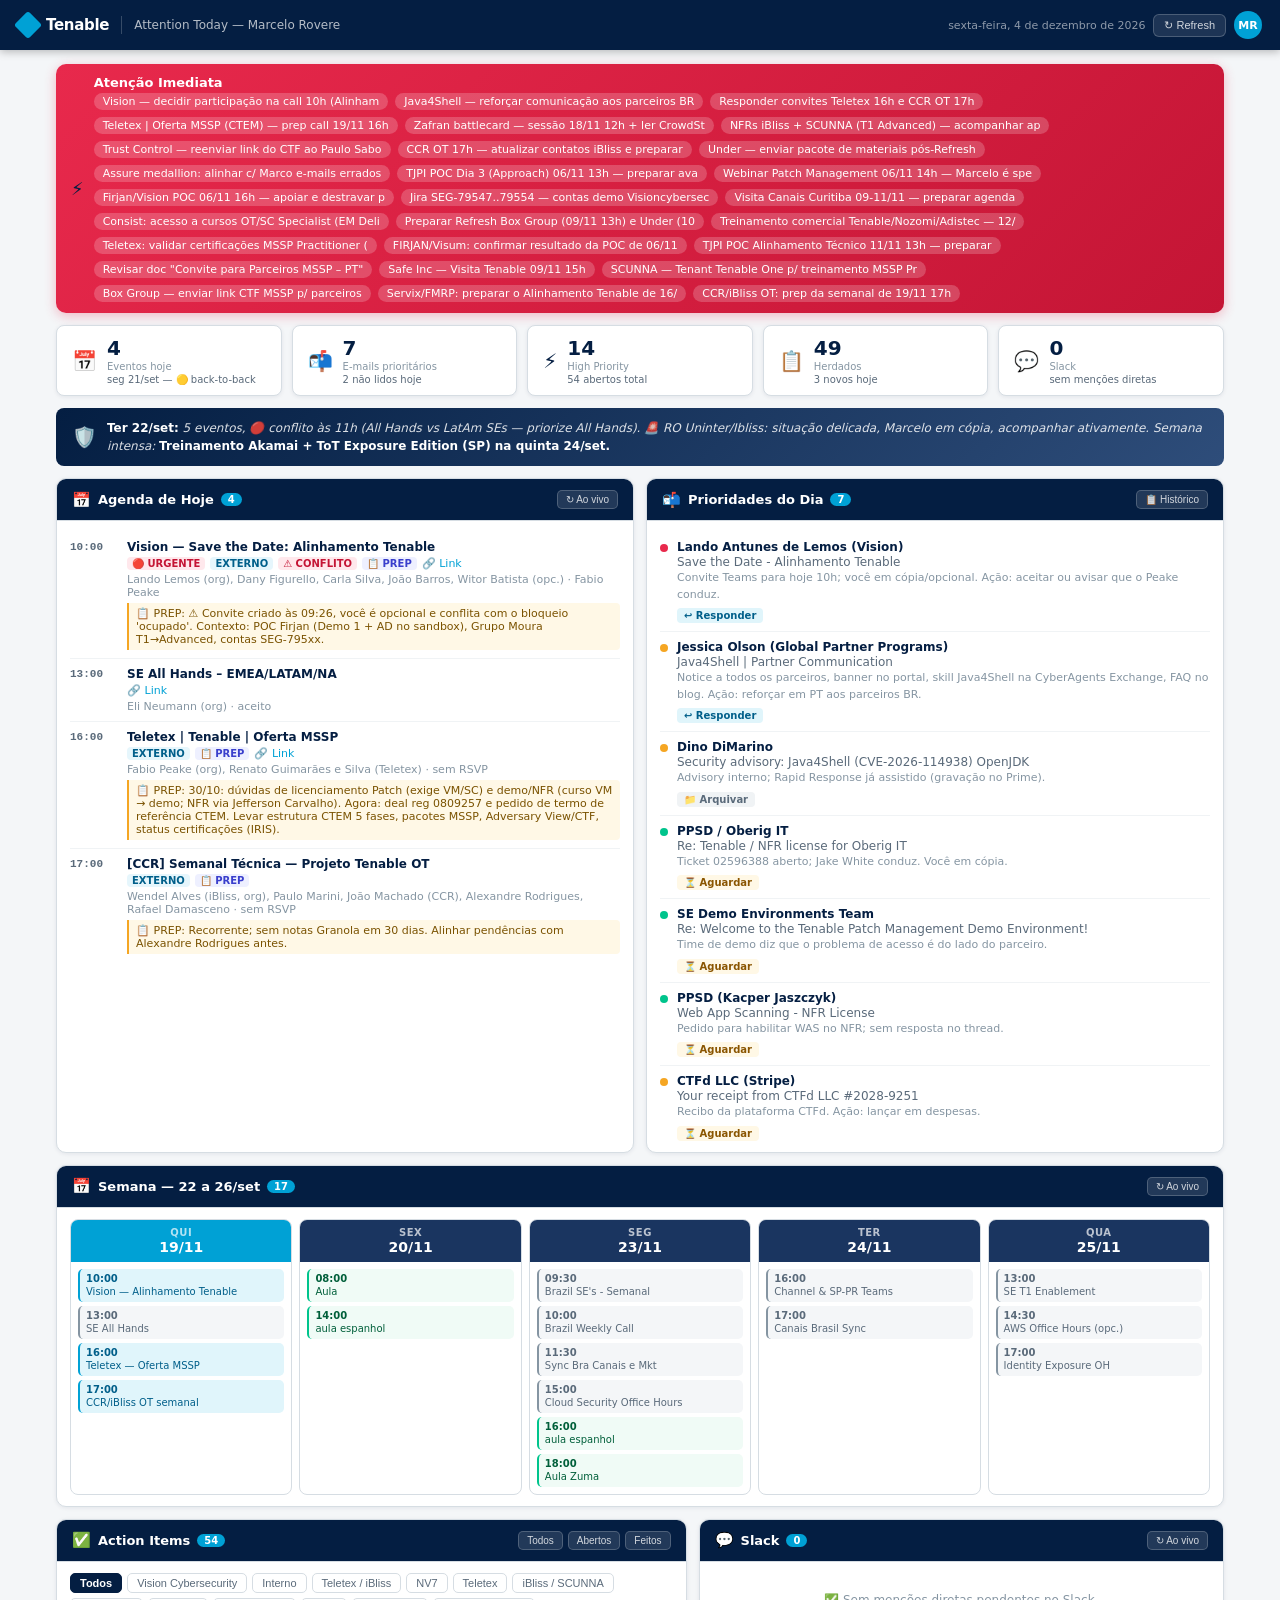
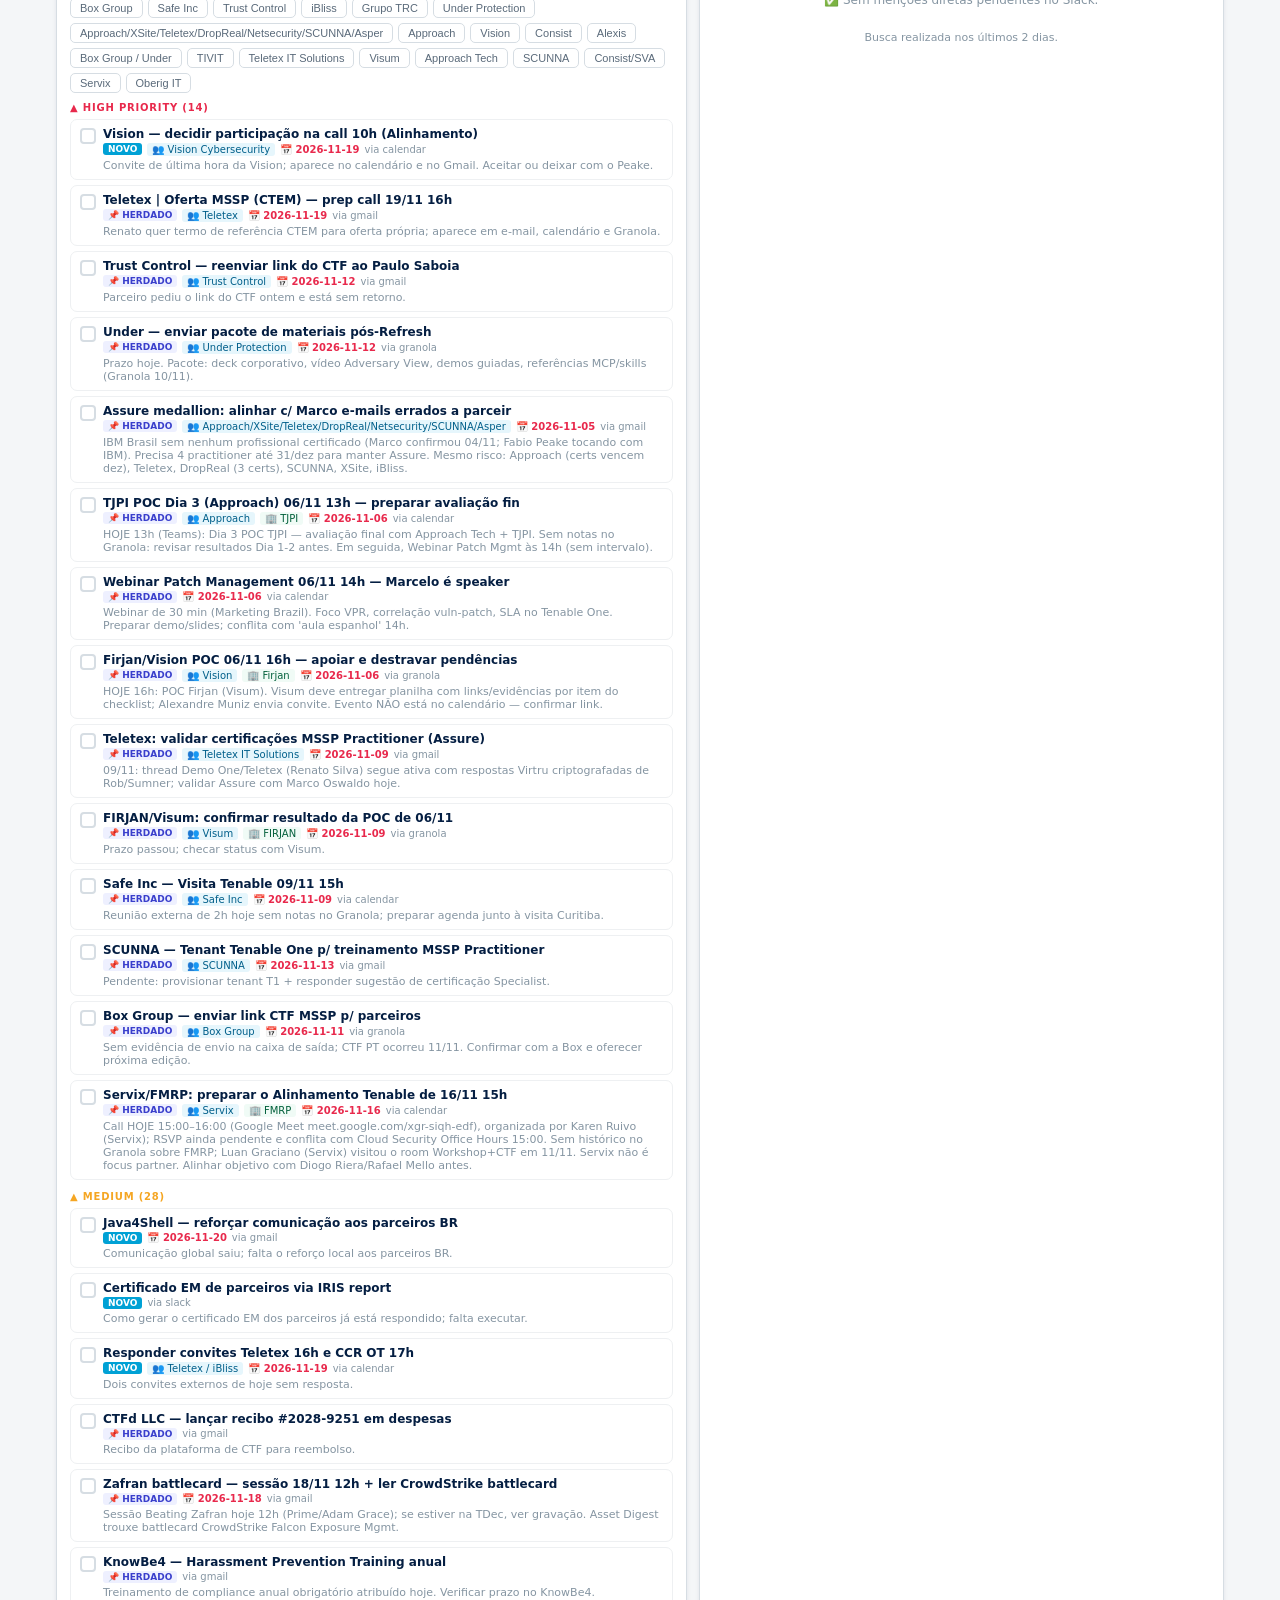
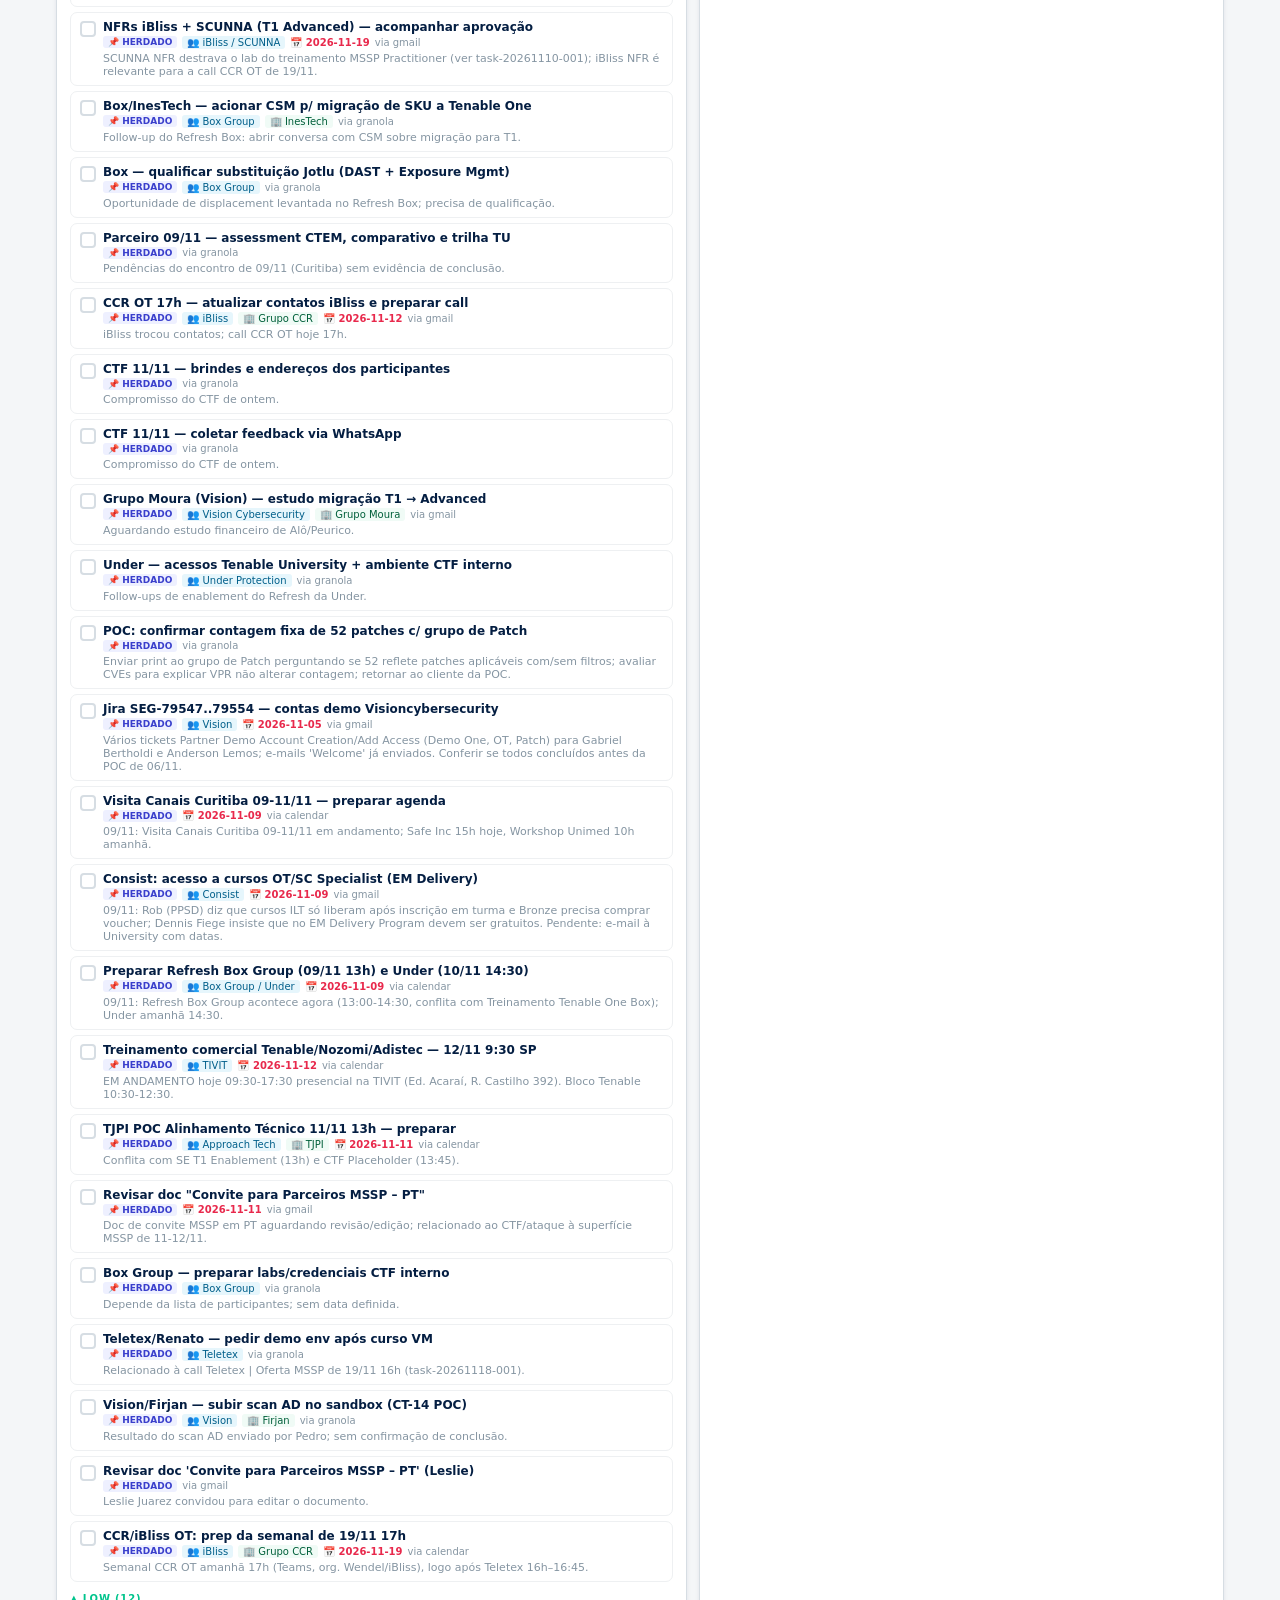
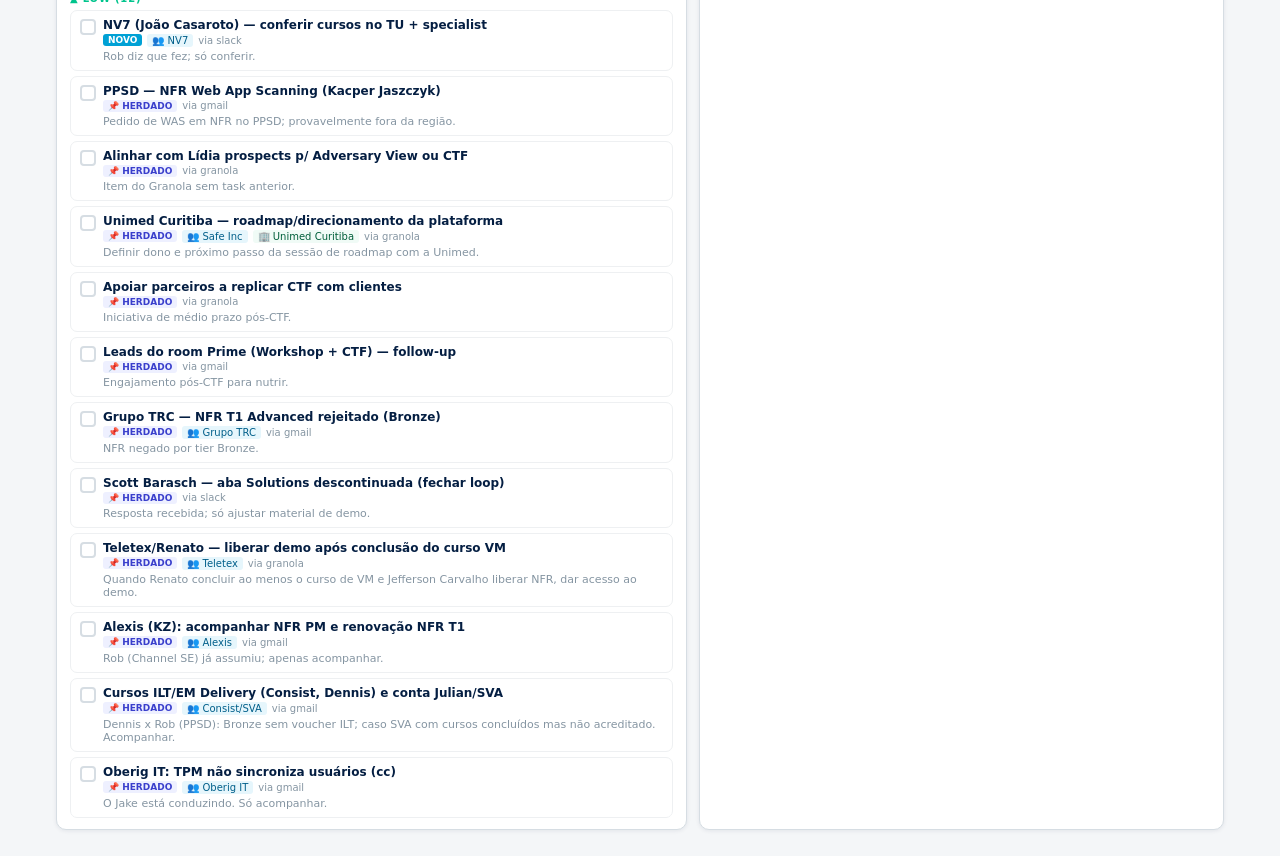
<file: data/briefs/attention-today.html>
<!DOCTYPE html><script type="application/json" id="cowork-artifact-meta">
{
  "name": "Attention Today",
  "schemaVersion": 1,
  "description": "Dashboard diário Tenable Channel SE. Agenda semanal, emails prioritários, action items e Slack. Atualizado automaticamente toda manhã via scheduled task.",
  "mcpTools": [
    "mcp__8ff871fe-2c2f-4c8f-98f5-445dfdb64d1d__list_events",
    "mcp__5b006054-ab62-455b-b9a5-a05ce9672c37__search_threads",
    "mcp__77136338-932e-4824-980d-f73c8f4c03e9__query_granola_meetings",
    "mcp__e8984953-dcc8-4b66-bcb6-593ae85edb8d__slack_search_public_and_private"
  ],
  "mcpServerNames": [
    "Google Calendar",
    "Gmail",
    "Granola",
    "Slack"
  ]
}
</script>
<html lang="pt-BR">
<head>
<meta charset="UTF-8">
<title>Attention Today — Tenable</title>
<style>
:root{
  --midnight:#041E42;--mid80:#1A3560;--mid60:#2E4D7A;
  --blue:#00A1D5;--blue-light:#E0F5FB;
  --gray:#8595A2;--gray-light:#D6DDE3;
  --surface:#F4F6F8;--white:#FFFFFF;
  --success:#00C48C;--warning:#F5A623;--danger:#E8294C;
  --tp:#041E42;--ts:#5A6A7A;--tm:#8595A2;
  --r:10px;--sh:0 2px 12px rgba(4,30,66,.10);--shc:0 1px 4px rgba(4,30,66,.08);
}
*{box-sizing:border-box;margin:0;padding:0}
body{font-family:'Inter','Segoe UI',system-ui,-apple-system,sans-serif;font-size:13px;background:var(--surface);color:var(--tp);min-height:100vh}
.topbar{background:var(--midnight);padding:0 18px;height:50px;display:flex;align-items:center;justify-content:space-between;position:sticky;top:0;z-index:100;box-shadow:0 2px 8px rgba(0,0,0,.25)}
.tbl{display:flex;align-items:center;gap:12px}
.diamond{width:20px;height:20px;background:var(--blue);transform:rotate(45deg);border-radius:3px;flex-shrink:0}
.brand{color:#fff;font-size:15px;font-weight:800;letter-spacing:-.3px}
.divider{width:1px;height:18px;background:rgba(255,255,255,.2)}
.tbtitle{color:rgba(255,255,255,.7);font-size:12px;font-weight:500}
.tbr{display:flex;align-items:center;gap:8px}
.tbdate{color:rgba(255,255,255,.55);font-size:11px}
.tbbtn{background:rgba(255,255,255,.1);border:1px solid rgba(255,255,255,.2);color:rgba(255,255,255,.8);border-radius:6px;padding:4px 10px;font-size:11px;cursor:pointer;transition:all .15s}
.tbbtn:hover{background:rgba(255,255,255,.2)}
.avatar{background:var(--blue);color:#fff;border-radius:50%;width:28px;height:28px;display:flex;align-items:center;justify-content:center;font-size:11px;font-weight:700}
.main{padding:14px 16px;max-width:1200px;margin:0 auto}
.pbanner{background:linear-gradient(135deg,#E8294C 0%,#C41535 100%);border-radius:var(--r);padding:11px 15px;margin-bottom:12px;display:flex;align-items:center;gap:10px;box-shadow:0 3px 12px rgba(232,41,76,.3)}
.pbanner-icon{font-size:18px}
.pbanner-title{color:#fff;font-weight:700;font-size:13px}
.pbanner-items{display:flex;gap:7px;flex-wrap:wrap;margin-top:3px}
.ppill{background:rgba(255,255,255,.2);color:#fff;border-radius:20px;padding:2px 9px;font-size:11px;font-weight:500}
.wbanner{background:linear-gradient(135deg,#8A5500 0%,#F5A623 100%);border-radius:var(--r);padding:9px 15px;margin-bottom:12px;display:flex;align-items:center;gap:10px;font-size:11px;color:#fff;opacity:.9}
.stats{display:flex;gap:10px;margin-bottom:12px;flex-wrap:wrap}
.scard{background:#fff;border:1px solid var(--gray-light);border-radius:8px;padding:10px 15px;display:flex;align-items:center;gap:10px;flex:1;min-width:110px;box-shadow:var(--shc)}
.sicon{font-size:20px}
.sval{font-size:20px;font-weight:800;color:var(--tp)}
.slbl{font-size:10px;color:var(--tm);margin-top:1px}
.sdelta{font-size:10px;color:var(--ts);margin-top:2px}
.motive{background:linear-gradient(135deg,var(--midnight) 0%,var(--mid60) 100%);border-radius:8px;padding:11px 16px;display:flex;align-items:center;gap:10px;margin-bottom:12px}
.motive-text{color:rgba(255,255,255,.85);font-size:12px;font-style:italic;line-height:1.5}
.motive-text strong{color:#fff;font-style:normal}
.sc{background:#fff;border:1px solid var(--gray-light);border-radius:var(--r);overflow:hidden;box-shadow:var(--shc)}
.sh{display:flex;align-items:center;justify-content:space-between;padding:11px 15px;border-bottom:1px solid var(--gray-light);background:var(--midnight)}
.shl{display:flex;align-items:center;gap:7px}
.st{color:#fff;font-weight:700;font-size:13px}
.scnt{background:var(--blue);color:#fff;border-radius:20px;padding:1px 7px;font-size:10px;font-weight:700}
.sb{padding:11px 13px}
.srfr{background:rgba(255,255,255,.12);border:1px solid rgba(255,255,255,.2);color:rgba(255,255,255,.8);border-radius:5px;padding:3px 8px;font-size:10px;cursor:pointer;transition:all .15s}
.srfr:hover{background:rgba(255,255,255,.25)}
.grid-top{display:grid;grid-template-columns:1fr 1fr;gap:12px;margin-bottom:12px}
.grid-week{margin-bottom:12px}
.grid-bot{display:grid;grid-template-columns:1.2fr 1fr;gap:12px;margin-bottom:12px}
.ai{display:flex;gap:9px;align-items:flex-start;padding:8px 0;border-bottom:1px solid #F0F3F5}
.ai:last-child{border-bottom:none;padding-bottom:0}
.aitime{font-size:11px;font-weight:700;color:var(--ts);min-width:48px;padding-top:1px;font-family:monospace}
.ainame{font-weight:600;font-size:12px;color:var(--tp);margin-bottom:3px}
.aimeta{display:flex;gap:5px;flex-wrap:wrap;align-items:center}
.alink{display:inline-flex;align-items:center;gap:3px;color:var(--blue);font-size:11px;text-decoration:none;font-weight:500}
.alink:hover{text-decoration:underline}
.aprep{background:#FFF8E6;border-left:2px solid var(--warning);border-radius:0 4px 4px 0;padding:4px 7px;font-size:11px;color:#7A5200;margin-top:4px}
.flag{display:inline-flex;align-items:center;gap:3px;border-radius:4px;padding:1px 5px;font-size:10px;font-weight:600}
.f-urgent{background:#FFE8EC;color:#C41535}
.f-back{background:#FFF3D9;color:#8A5500}
.f-ext{background:#E6F6FC;color:#005F8A}
.f-prep{background:#EEF0FF;color:#3A3FCC}
.f-conflict{background:#FFE8EC;color:#C41535}
.ei{padding:8px 0;border-bottom:1px solid #F0F3F5;display:flex;gap:9px;align-items:flex-start}
.ei:last-child{border-bottom:none;padding-bottom:0}
.edot{width:8px;height:8px;border-radius:50%;flex-shrink:0;margin-top:4px}
.dh{background:var(--danger)}.dm{background:var(--warning)}.dl{background:var(--success)}
.efrom{font-weight:700;font-size:12px;color:var(--tp)}
.esubj{font-size:12px;color:var(--ts);margin:1px 0}
.esum{font-size:11px;color:var(--tm);line-height:1.5}
.ehist{background:var(--surface);border-radius:5px;padding:5px 7px;font-size:11px;color:var(--tm);margin-top:5px;line-height:1.4}
.ehlbl{font-weight:600;color:var(--ts)}
.eact{display:inline-flex;align-items:center;border-radius:4px;padding:2px 7px;font-size:10px;font-weight:600;margin-top:5px}
.ea-r{background:#E0F5FB;color:#005F8A}.ea-a{background:#F0F3F5;color:#5A6A7A}.ea-w{background:#FFF8E6;color:#8A5500}
.wgrid{display:grid;grid-template-columns:repeat(5,1fr);gap:7px}
.dcol{background:#fff;border:1px solid var(--gray-light);border-radius:8px;overflow:hidden}
.dhdr{background:var(--mid80);padding:7px 9px;text-align:center}
.dhdr.today{background:var(--blue)}
.dhdr.past{background:#444F5A}
.dhdr.critical{background:#C41535}
.dname{color:rgba(255,255,255,.7);font-size:10px;font-weight:600;text-transform:uppercase;letter-spacing:.05em}
.ddate{color:#fff;font-size:14px;font-weight:800;margin-top:1px}
.dbody{padding:7px}
.dev{border-radius:5px;padding:4px 6px;margin-bottom:4px;font-size:10px;border-left:2px solid}
.dev:last-child{margin-bottom:0}
.dev-i{background:#F4F6F8;border-color:var(--gray);color:var(--ts)}
.dev-e{background:#E0F5FB;border-color:var(--blue);color:#005F8A}
.dev-u{background:#FFE8EC;border-color:var(--danger);color:#C41535}
.dev-p{background:#F0FBF6;border-color:var(--success);color:#005F3A}
.devtime{font-weight:700;display:block}
.devname{display:block;margin-top:1px;line-height:1.3}
.dempty{text-align:center;padding:12px 6px;color:var(--tm);font-size:11px}
.pg{margin-bottom:11px}
.pg:last-child{margin-bottom:0}
.plbl{font-size:10px;font-weight:800;letter-spacing:.08em;text-transform:uppercase;margin-bottom:6px;display:flex;align-items:center;gap:5px}
.plbl-h{color:var(--danger)}.plbl-m{color:var(--warning)}.plbl-l{color:var(--success)}
.ait{display:flex;gap:7px;align-items:flex-start;padding:7px 9px;border-radius:7px;border:1px solid #EEF0F2;margin-bottom:5px;background:#fff;transition:all .15s;cursor:default}
.ait:last-child{margin-bottom:0}
.ait.done{opacity:.45}
.ait.done .aititle{text-decoration:line-through}
.ait.new-today{border-color:var(--blue);background:#F0FAFF}
.achk{width:16px;height:16px;border-radius:4px;border:2px solid var(--gray-light);cursor:pointer;flex-shrink:0;margin-top:1px;display:flex;align-items:center;justify-content:center;transition:all .15s;font-size:10px}
.achk.chk{background:var(--success);border-color:var(--success);color:#fff}
.aititle{font-size:12px;font-weight:600;color:var(--tp);margin-bottom:2px}
.aimeta2{display:flex;gap:5px;flex-wrap:wrap;align-items:center}
.atag{background:var(--surface);color:var(--ts);border-radius:3px;padding:1px 5px;font-size:10px}
.at-p{background:#E6F6FC;color:#005F8A}.at-e{background:#EEF0FF;color:#3A3FCC}
.at-f{background:#FFF3D9;color:#8A5500}.at-r{background:#F0FBF6;color:#005F3A}
.adue{font-size:10px;color:var(--tm)}.adue-u{color:var(--danger);font-weight:600}
.asrc{font-size:10px;color:var(--tm)}
.inh{background:#EEF0FF;color:#3A3FCC;border-radius:3px;padding:1px 5px;font-size:9px;font-weight:700}
.new-badge{background:var(--blue);color:#fff;border-radius:3px;padding:1px 5px;font-size:9px;font-weight:700}
.ftabs{display:flex;gap:5px;margin-bottom:9px;flex-wrap:wrap}
.ftab{border:1px solid var(--gray-light);border-radius:5px;padding:3px 9px;font-size:11px;cursor:pointer;background:#fff;color:var(--ts);transition:all .15s}
.ftab.active{background:var(--midnight);border-color:var(--midnight);color:#fff;font-weight:600}
.si{padding:7px 0;border-bottom:1px solid #F0F3F5;display:flex;gap:7px;align-items:flex-start}
.si:last-child{border-bottom:none;padding-bottom:0}
.savt{width:28px;height:28px;border-radius:6px;background:var(--mid60);color:#fff;font-size:11px;font-weight:700;display:flex;align-items:center;justify-content:center;flex-shrink:0}
.sch{font-size:10px;color:var(--blue);font-weight:600}
.ssndr{font-weight:700;font-size:12px}
.stxt{font-size:12px;color:var(--ts);line-height:1.4;margin:1px 0}
.stime{font-size:10px;color:var(--tm)}
.sunrd{background:var(--danger);color:#fff;border-radius:20px;padding:1px 6px;font-size:9px;font-weight:700}
::-webkit-scrollbar{width:4px}
::-webkit-scrollbar-track{background:transparent}
::-webkit-scrollbar-thumb{background:var(--gray-light);border-radius:99px}
</style>
</head>
<body>
<div class="topbar">
  <div class="tbl">
    <div style="display:flex;align-items:center;gap:8px">
      <div class="diamond"></div>
      <span class="brand">Tenable</span>
    </div>
    <div class="divider"></div>
    <span class="tbtitle">Attention Today — Marcelo Rovere</span>
  </div>
  <div class="tbr">
    <span class="tbdate" id="topDate"></span>
    <button class="tbbtn" onclick="renderAll()">&#8635; Refresh</button>
    <div class="avatar">MR</div>
  </div>
</div>

<div class="main">
  <div class="pbanner" id="pbanner">
    <span class="pbanner-icon">&#9889;</span>
    <div>
      <div class="pbanner-title">Atenção Imediata</div>
      <div class="pbanner-items" id="pitems"></div>
    </div>
  </div>
  <div class="wbanner" id="wbanner" style="display:none">
    ⚠️ <strong>Dados parciais:</strong> Algumas fontes indisponíveis nesta execução.
  </div>
  <div class="stats" id="stats"></div>
  <div class="motive"><span style="font-size:20px">&#128737;&#65039;</span><div class="motive-text" id="motive"></div></div>

  <div class="grid-top">
    <div class="sc">
      <div class="sh">
        <div class="shl"><span style="font-size:15px">&#128197;</span><span class="st">Agenda de Hoje</span><span class="scnt" id="agCnt">0</span></div>
        <button class="srfr" onclick="renderAgenda()">&#8635; Ao vivo</button>
      </div>
      <div class="sb" id="agBody"></div>
    </div>
    <div class="sc">
      <div class="sh">
        <div class="shl"><span style="font-size:15px">&#128236;</span><span class="st">Prioridades do Dia</span><span class="scnt" id="emCnt">0</span></div>
        <button class="srfr" onclick="toggleHist()">&#128203; Histórico</button>
      </div>
      <div class="sb" id="emBody"></div>
    </div>
  </div>

  <div class="grid-week">
    <div class="sc">
      <div class="sh">
        <div class="shl"><span style="font-size:15px">&#128197;</span><span class="st">Semana — 22 a 26/set</span><span class="scnt" id="wkCnt">0</span></div>
        <button class="srfr" onclick="renderWeek()">&#8635; Ao vivo</button>
      </div>
      <div class="sb"><div class="wgrid" id="wkGrid"></div></div>
    </div>
  </div>

  <div class="grid-bot">
    <div class="sc">
      <div class="sh">
        <div class="shl"><span style="font-size:15px">&#9989;</span><span class="st">Action Items</span><span class="scnt" id="acCnt">0</span></div>
        <div style="display:flex;gap:5px">
          <button class="srfr" onclick="setAF('all')">Todos</button>
          <button class="srfr" onclick="setAF('open')">Abertos</button>
          <button class="srfr" onclick="setAF('done')">Feitos</button>
        </div>
      </div>
      <div class="sb">
        <div class="ftabs" id="ftabs"></div>
        <div id="acBody"></div>
      </div>
    </div>
    <div class="sc">
      <div class="sh">
        <div class="shl"><span style="font-size:15px">&#128172;</span><span class="st">Slack</span><span class="scnt" id="slCnt">0</span></div>
        <button class="srfr" onclick="renderSlack()">&#8635; Ao vivo</button>
      </div>
      <div class="sb" id="slBody"></div>
    </div>
  </div>
</div>

<script>
// DATA — Morning Brief 19/11/2026 (Quinta-feira) — BRT
// Execução automática: Calendar ✓ | Gmail ✓ | Granola ✓ (free, 30 dias) | Slack ✓ (sem menções pendentes)
// 4 eventos hoje | 25 e-mails não lidos | 5 tasks novas | 190 herdadas abertas (artefato mostra só as criadas desde 01/11)
// ATENÇÃO: Vision 10h (convite de última hora, conflito com bloqueio) · Teletex 16h e CCR 17h sem RSVP · Java4Shell

const TODAY = new Date();
document.getElementById('topDate').textContent = TODAY.toLocaleDateString('pt-BR',{weekday:'long',day:'numeric',month:'long',year:'numeric'});

const agendaItems = [{"time": "10:00", "title": "Vision — Save the Date: Alinhamento Tenable", "flags": ["urgent", "ext", "prep", "conflict"], "link": "https://teams.microsoft.com/meet/2989378435578195?p=6zdTGZOARCCUzS9oMD", "attendees": "Lando Lemos (org), Dany Figurello, Carla Silva, João Barros, Witor Batista (opc.) · Fabio Peake", "prep": "⚠️ Convite criado às 09:26, você é opcional e conflita com o bloqueio 'ocupado'. Contexto: POC Firjan (Demo 1 + AD no sandbox), Grupo Moura T1→Advanced, contas SEG-795xx."}, {"time": "13:00", "title": "SE All Hands – EMEA/LATAM/NA", "flags": [], "link": "https://tenable.zoom.us/j/96589596136?pwd=BdzBhbEpMax2f9kYOfuoioHyJEbzS5.1", "attendees": "Eli Neumann (org) · aceito", "prep": ""}, {"time": "16:00", "title": "Teletex | Tenable | Oferta MSSP", "flags": ["ext", "prep"], "link": "https://tenable.zoom.us/j/9699963728?pwd=bbfwA72r1vkUMERgbx3vYhLVHeWgJN.1", "attendees": "Fabio Peake (org), Renato Guimarães e Silva (Teletex) · sem RSVP", "prep": "30/10: dúvidas de licenciamento Patch (exige VM/SC) e demo/NFR (curso VM → demo; NFR via Jefferson Carvalho). Agora: deal reg 0809257 e pedido de termo de referência CTEM. Levar estrutura CTEM 5 fases, pacotes MSSP, Adversary View/CTF, status certificações (IRIS)."}, {"time": "17:00", "title": "[CCR] Semanal Técnica — Projeto Tenable OT", "flags": ["ext", "prep"], "link": "", "attendees": "Wendel Alves (iBliss, org), Paulo Marini, João Machado (CCR), Alexandre Rodrigues, Rafael Damasceno · sem RSVP", "prep": "Recorrente; sem notas Granola em 30 dias. Alinhar pendências com Alexandre Rodrigues antes."}];

const weekData = [{"day": "Qui", "date": "19/11", "isToday": true, "isPast": false, "isCritical": true, "events": [{"t": "10:00", "n": "Vision — Alinhamento Tenable", "type": "e"}, {"t": "13:00", "n": "SE All Hands", "type": "i"}, {"t": "16:00", "n": "Teletex — Oferta MSSP", "type": "e"}, {"t": "17:00", "n": "CCR/iBliss OT semanal", "type": "e"}]}, {"day": "Sex", "date": "20/11", "isToday": false, "isPast": false, "isCritical": false, "events": [{"t": "08:00", "n": "Aula", "type": "p"}, {"t": "14:00", "n": "aula espanhol", "type": "p"}]}, {"day": "Seg", "date": "23/11", "isToday": false, "isPast": false, "isCritical": false, "events": [{"t": "09:30", "n": "Brazil SE's - Semanal", "type": "i"}, {"t": "10:00", "n": "Brazil Weekly Call", "type": "i"}, {"t": "11:30", "n": "Sync Bra Canais e Mkt", "type": "i"}, {"t": "15:00", "n": "Cloud Security Office Hours", "type": "i"}, {"t": "16:00", "n": "aula espanhol", "type": "p"}, {"t": "18:00", "n": "Aula Zuma", "type": "p"}]}, {"day": "Ter", "date": "24/11", "isToday": false, "isPast": false, "isCritical": false, "events": [{"t": "16:00", "n": "Channel & SP-PR Teams", "type": "i"}, {"t": "17:00", "n": "Canais Brasil Sync", "type": "i"}]}, {"day": "Qua", "date": "25/11", "isToday": false, "isPast": false, "isCritical": false, "events": [{"t": "13:00", "n": "SE T1 Enablement", "type": "i"}, {"t": "14:30", "n": "AWS Office Hours (opc.)", "type": "i"}, {"t": "17:00", "n": "Identity Exposure OH", "type": "i"}]}];

const emailItems = [{"from": "Lando Antunes de Lemos (Vision)", "subject": "Save the Date - Alinhamento Tenable", "summary": "Convite Teams para hoje 10h; você em cópia/opcional. Ação: aceitar ou avisar que o Peake conduz.", "action": "r", "priority": "high", "date": "2026-11-19T09:26:04-03:00", "history": "Thread novo; relacionamento ativo (POC Firjan, demos, Grupo Moura)."}, {"from": "Jessica Olson (Global Partner Programs)", "subject": "Java4Shell | Partner Communication", "summary": "Notice a todos os parceiros, banner no portal, skill Java4Shell na CyberAgents Exchange, FAQ no blog. Ação: reforçar em PT aos parceiros BR.", "action": "r", "priority": "medium", "date": "2026-11-19T03:35:09-03:00", "history": "E-mail único para WW Channels."}, {"from": "Dino DiMarino", "subject": "Security advisory: Java4Shell (CVE-2026-114938) OpenJDK", "summary": "Advisory interno; Rapid Response já assistido (gravação no Prime).", "action": "a", "priority": "medium", "date": "2026-11-18T14:53:27-03:00", "history": ""}, {"from": "PPSD / Oberig IT", "subject": "Re: Tenable / NFR license for Oberig IT", "summary": "Ticket 02596388 aberto; Jake White conduz. Você em cópia.", "action": "w", "priority": "low", "date": "2026-11-18T13:03:30-03:00", "history": "Thread de 34 mensagens."}, {"from": "SE Demo Environments Team", "subject": "Re: Welcome to the Tenable Patch Management Demo Environment!", "summary": "Time de demo diz que o problema de acesso é do lado do parceiro.", "action": "w", "priority": "low", "date": "2026-11-18T16:07:38-03:00", "history": ""}, {"from": "PPSD (Kacper Jaszczyk)", "subject": "Web App Scanning - NFR License", "summary": "Pedido para habilitar WAS no NFR; sem resposta no thread.", "action": "w", "priority": "low", "date": "2026-11-18T06:59:20-03:00", "history": ""}, {"from": "CTFd LLC (Stripe)", "subject": "Your receipt from CTFd LLC #2028-9251", "summary": "Recibo da plataforma CTFd. Ação: lançar em despesas.", "action": "w", "priority": "medium", "date": "2026-11-17T22:02:13-03:00", "history": ""}];

let actionItems = [{"id": "task-20261119-001", "status": "open", "customerName": null, "contactEmail": "lando.lemos@visioncybersecurity.com", "meetingOrigin": "Save the Date - Alinhamento Tenable (19/11 10h)", "period": "Q4", "createdAt": "2026-11-19T09:30:00-03:00", "updatedAt": "2026-11-19T09:30:00-03:00", "inherited": false, "title": "Vision — decidir participação na call 10h (Alinhamento)", "priority": "high", "dueDate": "2026-11-19", "source": "calendar", "partnerName": "Vision Cybersecurity", "activityType": "follow-up", "tags": ["vision", "agenda", "multi-source", "urgente"], "description": "Lando Antunes de Lemos (Vision) criou às 09:26 um 'Save the Date - Alinhamento Tenable' para hoje 10:00-11:00 (Teams), com Fabio Peake, Dany Figurello, Carla Silva, João Barros e Witor Batista. Marcelo é opcional e o horário conflita com o bloqueio 'ocupado'. Contexto: POC Firjan (SC 267/2026), Demo 1, estudo Grupo Moura T1→Advanced, contas demo SEG-795xx.", "summary": "Convite de última hora da Vision; aparece no calendário e no Gmail. Aceitar ou deixar com o Peake."}, {"id": "task-20261119-002", "status": "open", "customerName": null, "contactEmail": "jolson@tenable.com", "meetingOrigin": "RAPID RESPONSE - Java4Shell (18/11)", "period": "Q4", "createdAt": "2026-11-19T09:30:00-03:00", "updatedAt": "2026-11-19T09:30:00-03:00", "inherited": false, "title": "Java4Shell — reforçar comunicação aos parceiros BR", "priority": "medium", "dueDate": "2026-11-20", "source": "gmail", "partnerName": null, "activityType": "enablement", "tags": ["java4shell", "cve-2026-114938", "rapid-response", "parceiros"], "description": "Jessica Olson (Global Partner Programs) informou que o notice de Java4Shell (CVE-2026-114938, OpenJDK) foi enviado a todos os parceiros, há banner no portal, skill Java4Shell na CyberAgents Exchange e FAQ no blog. Dino DiMarino mandou o advisory interno. Sugestão: mensagem em PT aos focus partners BR com os links e um gancho de outreach (ex.: trial/assessment de exposição).", "summary": "Comunicação global saiu; falta o reforço local aos parceiros BR."}, {"id": "task-20261119-003", "status": "open", "customerName": null, "contactEmail": "thenney@tenable.com", "meetingOrigin": null, "period": "Q4", "createdAt": "2026-11-19T09:30:00-03:00", "updatedAt": "2026-11-19T09:30:00-03:00", "inherited": false, "title": "Certificado EM de parceiros via IRIS report", "priority": "medium", "dueDate": null, "source": "slack", "partnerName": null, "activityType": "enablement", "tags": ["certificacao", "iris", "em", "assure"], "description": "Trevor Henney respondeu (DM 18/11 18:42): no IRIS report, abrir a conta do parceiro; se acreditado, o app permite baixar o certificado EM. Usar para Teletex (MSSP Practitioner) e demais parceiros do Assure.", "summary": "Como gerar o certificado EM dos parceiros já está respondido; falta executar."}, {"id": "task-20261119-004", "status": "open", "customerName": null, "contactEmail": null, "meetingOrigin": null, "period": "Q4", "createdAt": "2026-11-19T09:30:00-03:00", "updatedAt": "2026-11-19T09:30:00-03:00", "inherited": false, "title": "Responder convites Teletex 16h e CCR OT 17h", "priority": "medium", "dueDate": "2026-11-19", "source": "calendar", "partnerName": "Teletex / iBliss", "activityType": "admin", "tags": ["agenda", "rsvp"], "description": "Ambos os convites de hoje estão como 'needsAction'. Teletex (Fabio Peake, 16:00-16:45) e CCR/iBliss Projeto Tenable OT (17:00-18:00).", "summary": "Dois convites externos de hoje sem resposta."}, {"id": "task-20261119-005", "status": "open", "customerName": null, "contactEmail": "joao.casaroto@nv7.com.br", "meetingOrigin": null, "period": "Q4", "createdAt": "2026-11-19T09:30:00-03:00", "updatedAt": "2026-11-19T09:30:00-03:00", "inherited": false, "title": "NV7 (João Casaroto) — conferir cursos no TU + specialist", "priority": "low", "dueDate": null, "source": "slack", "partnerName": "NV7", "activityType": "admin", "tags": ["tenable-university", "nv7", "rob-karnbach"], "description": "Pedido ao Rob Karnbach (18/11): adicionar ao perfil do João Casaroto os cursos Tenable One EM Introduction e Tenable Identity Exposure Introduction, e habilitar specialist courses da planilha. Rob respondeu 'I will take care of it' e depois 'Done'. Conferir no TU.", "summary": "Rob diz que fez; só conferir."}, {"id": "task-20261118-001", "status": "open", "source": "gmail", "partnerName": "Teletex", "customerName": null, "contactEmail": "renato.silva@teletex.com", "meetingOrigin": "Teletex | Tenable | Oferta MSSP (19/11)", "period": "Q4", "tags": ["mssp", "ctem", "teletex", "multi-source"], "createdAt": "2026-11-18T08:35:00-03:00", "updatedAt": "2026-11-19T09:30:00-03:00", "inherited": true, "dueDate": "2026-11-19", "title": "Teletex | Oferta MSSP (CTEM) — prep call 19/11 16h", "priority": "high", "description": "Call agendada por Fabio Peake (LATAM MSSP & GSI) com Renato Guimarães e Silva (Teletex, Architecture & Solutions) qui 19/11 16:00–16:45 (Zoom). Contexto: Renato registrou deal (Deal Registration ID 0809257) e pediu um termo de referência de serviço CTEM para montar a oferta \"CTEM Teletex\" baseada em Tenable. Histórico: reunião Granola \"Teletex - Dúvidas Tenable\" (30/10) sobre licenciamento de Patch, acesso a demo/NFR; Renato recebeu acesso ao Patch Management Demo (05/11) e há pendências de curso VM/NFR/demo. Levar: estrutura de serviço CTEM (5 fases scoping→mobilização), skill/assessment CTEM, pacotes MSSP, oferta Adversary View/CTF. Atualização 19/11: convite ainda sem resposta. Trevor Henney confirmou (Slack 18/11) que o certificado EM de parceiros acreditados sai pelo IRIS report, útil para o status das certificações MSSP da Teletex.", "activityType": "prep", "summary": "Renato quer termo de referência CTEM para oferta própria; aparece em e-mail, calendário e Granola."}, {"id": "task-20261118-002", "status": "open", "source": "gmail", "partnerName": null, "customerName": null, "contactEmail": null, "meetingOrigin": null, "period": "Q4", "tags": ["expense", "ctf"], "createdAt": "2026-11-18T08:35:00-03:00", "updatedAt": "2026-11-19T09:30:00-03:00", "inherited": true, "dueDate": null, "title": "CTFd LLC — lançar recibo #2028-9251 em despesas", "priority": "medium", "description": "Recibo Stripe da CTFd LLC (#2028-9251) recebido 17/11 22:02 BRT — plataforma usada nos CTFs de parceiros. Lançar no expense report.", "activityType": "admin", "summary": "Recibo da plataforma de CTF para reembolso."}, {"id": "task-20261118-003", "status": "open", "source": "gmail", "partnerName": null, "customerName": null, "contactEmail": "ppsd@tenable.com", "meetingOrigin": null, "period": "Q4", "tags": ["ppsd", "nfr", "was"], "createdAt": "2026-11-18T08:35:00-03:00", "updatedAt": "2026-11-19T09:30:00-03:00", "inherited": true, "dueDate": null, "title": "PPSD — NFR Web App Scanning (Kacper Jaszczyk)", "priority": "low", "description": "Pedido externo no Partner Pre-sales Support Desk (18/11 06:59 BRT, TLP:AMBER) para habilitar Web App Scanning no NFR da empresa do solicitante. Verificar se é parceiro LATAM/BR; caso contrário deixar com o PPSD.", "activityType": "admin", "summary": "Pedido de WAS em NFR no PPSD; provavelmente fora da região."}, {"id": "task-20261118-004", "status": "open", "source": "granola", "partnerName": null, "customerName": null, "contactEmail": null, "meetingOrigin": "Tenable ONE com Jean Carlos (09/11)", "period": "Q4", "tags": ["adversary-view", "ctf"], "createdAt": "2026-11-18T08:35:00-03:00", "updatedAt": "2026-11-19T09:30:00-03:00", "inherited": true, "dueDate": null, "title": "Alinhar com Lídia prospects p/ Adversary View ou CTF", "priority": "low", "description": "Compromisso da reunião \"Tenable ONE com Jean Carlos\" (09/11): alinhar com Lídia os prospects ativos para priorizar Adversary View ou evento CTF, especialmente contas em/saindo de pentest.", "activityType": "follow-up", "summary": "Item do Granola sem task anterior."}, {"id": "task-20261117-003", "title": "Zafran battlecard — sessão 18/11 12h + ler CrowdStrike battlecard", "description": "Amanhã 12:00 \"Beating Zafran\" (Adam Grace, Prime). Asset Digest de 16/11 trouxe battlecard novo CrowdStrike Falcon Exposure Management. Bom material para repassar a parceiros. Atualização 19/11: gravação da sessão 'Beating Zafran' já disponível no Prime (e-mail 18/11).", "priority": "medium", "dueDate": "2026-11-18", "status": "open", "source": "gmail", "partnerName": null, "customerName": null, "contactEmail": null, "meetingOrigin": null, "activityType": "enablement", "period": "Q4", "tags": ["competitivo", "zafran", "crowdstrike"], "createdAt": "2026-11-17T08:10:00-03:00", "updatedAt": "2026-11-19T09:30:00-03:00", "summary": "Sessão Beating Zafran hoje 12h (Prime/Adam Grace); se estiver na TDec, ver gravação. Asset Digest trouxe battlecard CrowdStrike Falcon Exposure Mgmt.", "inherited": true}, {"id": "task-20261116-001", "title": "KnowBe4 — Harassment Prevention Training anual", "description": "E-mail do RH via KnowBe4 (16/11 02:29 UTC): inscrição no treinamento anual obrigatório 'Tenable Harassment Prevention Training'. Prazo não informado no snippet.", "priority": "medium", "dueDate": null, "status": "open", "source": "gmail", "partnerName": null, "customerName": null, "contactEmail": "do-not-reply@training.knowbe4.com", "meetingOrigin": null, "activityType": "admin", "period": "Q4", "tags": ["compliance", "treinamento", "knowbe4"], "createdAt": "2026-11-16T13:58:00-03:00", "updatedAt": "2026-11-19T09:30:00-03:00", "inherited": true, "summary": "Treinamento de compliance anual obrigatório atribuído hoje. Verificar prazo no KnowBe4."}, {"id": "task-20261116-002", "title": "NFRs iBliss + SCUNNA (T1 Advanced) — acompanhar aprovação", "description": "Em 16/11 Marcelo submeteu 2 NFR Request Forms (T1 Advanced + IE Ext + AI Exposure + CNAPP + TPM Cloud): iBliss (Lucas Moro, SE Manager, alias tenable_nfr@ibliss.com.br, CID 42562, uso Integration Dev & Testing) e SCUNNA (Adriano Galvão, alias ps.tenable@scunna.com, CID 679919, uso Training Lab). SLA de 72h → ~19/11.", "priority": "medium", "dueDate": "2026-11-19", "status": "open", "source": "gmail", "partnerName": "iBliss / SCUNNA", "customerName": null, "contactEmail": null, "meetingOrigin": null, "activityType": "admin", "period": "Q4", "tags": ["nfr", "ibliss", "scunna", "mssp"], "createdAt": "2026-11-16T13:58:00-03:00", "updatedAt": "2026-11-19T09:30:00-03:00", "inherited": true, "summary": "SCUNNA NFR destrava o lab do treinamento MSSP Practitioner (ver task-20261110-001); iBliss NFR é relevante para a call CCR OT de 19/11."}, {"id": "task-20261115-001", "status": "open", "dueDate": null, "partnerName": "Box Group", "customerName": "InesTech", "contactEmail": null, "meetingOrigin": "Refresh Box Group (09/11)", "period": "Q4", "createdAt": "2026-11-15T20:13:00-03:00", "updatedAt": "2026-11-19T09:30:00-03:00", "inherited": true, "title": "Box/InesTech — acionar CSM p/ migração de SKU a Tenable One", "description": "No Refresh com a Box Group ficou de acionar Turene ou Diogo (CSM) para estudar a migração do SKU da InesTech para Tenable One, visando acesso ao XAI.", "priority": "medium", "source": "granola", "activityType": "follow-up", "tags": ["box", "inestech", "xai", "upsell"], "summary": "Follow-up do Refresh Box: abrir conversa com CSM sobre migração para T1."}, {"id": "task-20261115-002", "status": "open", "dueDate": null, "partnerName": "Box Group", "customerName": null, "contactEmail": null, "meetingOrigin": "Refresh Box Group (09/11)", "period": "Q4", "createdAt": "2026-11-15T20:13:00-03:00", "updatedAt": "2026-11-19T09:30:00-03:00", "inherited": true, "title": "Box — qualificar substituição Jotlu (DAST + Exposure Mgmt)", "description": "Cliente da Box usa Jotlu; qualificar oportunidade de substituição com DAST + Exposure Management e conectores de terceiros.", "priority": "medium", "source": "granola", "activityType": "proposal", "tags": ["box", "dast", "displacement"], "summary": "Oportunidade de displacement levantada no Refresh Box; precisa de qualificação."}, {"id": "task-20261115-003", "status": "open", "dueDate": null, "partnerName": null, "customerName": null, "contactEmail": null, "meetingOrigin": "Encontro com parceiro (09/11)", "period": "Q4", "createdAt": "2026-11-15T20:13:00-03:00", "updatedAt": "2026-11-19T09:30:00-03:00", "inherited": true, "title": "Parceiro 09/11 — assessment CTEM, comparativo e trilha TU", "description": "Compartilhar a ferramenta de assessment CTEM e o comparativo de funcionalidades, alinhar com Lídia quais prospects ativos priorizar para Adversary View/CTF e organizar a trilha de certificações Tenable University.", "priority": "medium", "source": "granola", "activityType": "enablement", "tags": ["ctem", "adversary-view", "tenable-university"], "summary": "Pendências do encontro de 09/11 (Curitiba) sem evidência de conclusão."}, {"id": "task-20261115-004", "status": "open", "dueDate": null, "partnerName": "Safe Inc", "customerName": "Unimed Curitiba", "contactEmail": null, "meetingOrigin": "Workshop Unimed Curitiba (10/11)", "period": "Q4", "createdAt": "2026-11-15T20:13:00-03:00", "updatedAt": "2026-11-19T09:30:00-03:00", "inherited": true, "title": "Unimed Curitiba — roadmap/direcionamento da plataforma", "description": "Na continuidade do workshop Unimed Curitiba (Safe Inc, 10/11) ficou indicado aprofundar roadmap e direcionamento da plataforma. Sem dono ou data explícitos nas notas.", "priority": "low", "source": "granola", "activityType": "follow-up", "tags": ["unimed", "safe-inc", "roadmap"], "summary": "Definir dono e próximo passo da sessão de roadmap com a Unimed."}, {"id": "task-20261112-001", "title": "Trust Control — reenviar link do CTF ao Paulo Saboia", "description": "Paulo Saboia (Trust Control) respondeu ao e-mail 'CTF Tenable' em 11/11 13:09 dizendo que não recebeu o link do CTF. Sem resposta até agora. CTF PT já ocorreu; enviar acesso ao room Prime/gravação ou convite para próxima edição. Atualização 15/11: e-mail de Paulo Saboia (11/11 13:09 BRT) pedindo o link do CTF segue sem resposta no thread.", "priority": "high", "dueDate": "2026-11-12", "status": "open", "source": "gmail", "partnerName": "Trust Control", "customerName": null, "contactEmail": "paulo.saboia@trustcontrol.com.br", "meetingOrigin": "CTF Tenable One com parceiros (11/11)", "activityType": "follow-up", "period": "Q4", "tags": ["ctf", "parceiro", "mssp"], "createdAt": "2026-11-12T10:40:00-03:00", "updatedAt": "2026-11-19T09:30:00-03:00", "summary": "Parceiro pediu o link do CTF ontem e está sem retorno.", "inherited": true}, {"id": "task-20261112-003", "title": "CCR OT 17h — atualizar contatos iBliss e preparar call", "description": "iBliss enviou em 11/11 'Atualização de contatos comerciais e de pré-vendas' (mudança de equipe). Reunião semanal de alinhamento técnico Projeto Tenable OT (CCR) hoje 17h, conflita com treinamento presencial.", "priority": "medium", "dueDate": "2026-11-12", "status": "open", "source": "gmail", "partnerName": "iBliss", "customerName": "Grupo CCR", "contactEmail": null, "meetingOrigin": "[CCR] Reunião Semanal Projeto Tenable OT", "activityType": "prep", "period": "Q4", "tags": ["ot", "ccr", "ibliss"], "createdAt": "2026-11-12T10:40:00-03:00", "updatedAt": "2026-11-19T09:30:00-03:00", "summary": "iBliss trocou contatos; call CCR OT hoje 17h.", "inherited": true}, {"id": "task-20261112-004", "title": "CTF 11/11 — brindes e endereços dos participantes", "description": "Coletar endereços dos participantes do CTF e alinhar o envio de brindes com Marketing.", "priority": "medium", "dueDate": null, "status": "open", "source": "granola", "partnerName": null, "customerName": null, "contactEmail": null, "meetingOrigin": "Tenable One CTF e Capture the Flag com parceiros (11/11)", "activityType": "enablement", "period": "Q4", "tags": ["ctf", "marketing"], "createdAt": "2026-11-12T10:40:00-03:00", "updatedAt": "2026-11-19T09:30:00-03:00", "summary": "Compromisso do CTF de ontem.", "inherited": true}, {"id": "task-20261112-005", "title": "CTF 11/11 — coletar feedback via WhatsApp", "description": "Pedir feedback da sessão CTF aos participantes/parceiros via WhatsApp.", "priority": "medium", "dueDate": null, "status": "open", "source": "granola", "partnerName": null, "customerName": null, "contactEmail": null, "meetingOrigin": "Tenable One CTF e Capture the Flag com parceiros (11/11)", "activityType": "enablement", "period": "Q4", "tags": ["ctf", "feedback"], "createdAt": "2026-11-12T10:40:00-03:00", "updatedAt": "2026-11-19T09:30:00-03:00", "summary": "Compromisso do CTF de ontem.", "inherited": true}, {"id": "task-20261112-006", "title": "Apoiar parceiros a replicar CTF com clientes", "description": "Oferecer estrutura, acessos e participação remota/presencial para parceiros rodarem CTFs com seus clientes.", "priority": "low", "dueDate": null, "status": "open", "source": "granola", "partnerName": null, "customerName": null, "contactEmail": null, "meetingOrigin": "Tenable One CTF e Capture the Flag com parceiros (11/11)", "activityType": "enablement", "period": "Q4", "tags": ["ctf", "demand-gen"], "createdAt": "2026-11-12T10:40:00-03:00", "updatedAt": "2026-11-19T09:30:00-03:00", "summary": "Iniciativa de médio prazo pós-CTF.", "inherited": true}, {"id": "task-20261112-007", "title": "Grupo Moura (Vision) — estudo migração T1 → Advanced", "description": "Ponzo (Vision) cobrou em 10/11 a viabilidade de migrar Grupo Moura de Tenable One para Advanced. Marcelo encaminhou a Alexandre Alô e Pedro Eurico (Peurico respondeu que estavam reunidos com a Moura em Recife). Anderson (Vision) trouxe interesse do ASSAI → Diogo Riera.", "priority": "medium", "dueDate": null, "status": "open", "source": "gmail", "partnerName": "Vision Cybersecurity", "customerName": "Grupo Moura", "contactEmail": "andre.ponzo@visioncybersecurity.com", "meetingOrigin": null, "activityType": "proposal", "period": "Q4", "tags": ["vision", "upsell", "tone-adv"], "createdAt": "2026-11-12T10:40:00-03:00", "updatedAt": "2026-11-19T09:30:00-03:00", "summary": "Aguardando estudo financeiro de Alô/Peurico.", "inherited": true}, {"id": "task-20261112-008", "title": "Leads do room Prime (Workshop + CTF) — follow-up", "description": "Visitaram o room 'Brazil Exposure Management Workshop + CTF' em 11/11: Guilherme Gervin (SCUNNA, 2 visitas), Ramon Risuenho (NetSecurity), Wesley Moura (Italtel), Luan Graciano (Servix). | 13/11: mais 14 visitas novas ao room (Sergio Arias/Evertec 5ª visita, Ernesto Martinez, Jose Martinez/Echelon, Nora Castillo/IT Solutions MX, Diego Castro/Accenture, Ramon Risuenho/NetSecurity, Luan Graciano/Servix, Guilherme Gervin/SCUNNA, Wesley Moura/Italtel). Atualização 15/11: Sergio Arias (Cyber Threat Vulnerability Specialist, Evertec) visitou o room pela 6ª vez em 13/11.", "priority": "low", "dueDate": null, "status": "open", "source": "gmail", "partnerName": null, "customerName": null, "contactEmail": null, "meetingOrigin": null, "activityType": "follow-up", "period": "Q4", "tags": ["ctf", "prime", "leads"], "createdAt": "2026-11-12T10:40:00-03:00", "updatedAt": "2026-11-19T09:30:00-03:00", "summary": "Engajamento pós-CTF para nutrir.", "inherited": true}, {"id": "task-20261112-009", "title": "Grupo TRC — NFR T1 Advanced rejeitado (Bronze)", "description": "PPSD/SFDC rejeitou NFR TONE-ADV de Grupo TRC: parceiros Bronze não são elegíveis. Verificar se é parceiro da sua região e orientar caminho (upgrade de tier ou demo).", "priority": "low", "dueDate": null, "status": "open", "source": "gmail", "partnerName": "Grupo TRC", "customerName": null, "contactEmail": "grupotrcpartners@grupotrc.com", "meetingOrigin": null, "activityType": "admin", "period": "Q4", "tags": ["nfr", "ppsd"], "createdAt": "2026-11-12T10:40:00-03:00", "updatedAt": "2026-11-19T09:30:00-03:00", "summary": "NFR negado por tier Bronze.", "inherited": true}, {"id": "task-20261111-002", "title": "Under — enviar pacote de materiais pós-Refresh", "description": "Compromisso do Refresh de 10/11 (Julia Melo, Giuliano Machado): enviar deck corporativo, vídeo do Adversary View, demos guiadas e referências de MCP/skills.", "priority": "high", "dueDate": "2026-11-12", "source": "granola", "partnerName": "Under Protection", "customerName": null, "contactEmail": "julia.melo@underprotection.com.br", "meetingOrigin": "Tenable - Under - Refresh (10/11)", "activityType": "follow-up", "tags": ["Under", "enablement", "Adversary View", "MCP"], "summary": "Prazo hoje. Pacote: deck corporativo, vídeo Adversary View, demos guiadas, referências MCP/skills (Granola 10/11).", "status": "open", "period": "Q4", "createdAt": "2026-11-11T12:55:00-03:00", "updatedAt": "2026-11-19T09:30:00-03:00", "inherited": true}, {"id": "task-20261111-003", "title": "Under — acessos Tenable University + ambiente CTF interno", "description": "Criar acessos à Tenable University para integrantes da Under que pedirem; preparar/deployar ambiente e apoiar (presencial se necessário) o CTF interno da Under. Diego (Under) cria trial 30d para prospect ManageEngine; Under escolhe cliente Foundation para avaliação CTEM via MCP.", "priority": "medium", "dueDate": null, "source": "granola", "partnerName": "Under Protection", "customerName": null, "contactEmail": null, "meetingOrigin": "Tenable - Under - Refresh (10/11)", "activityType": "enablement", "tags": ["Under", "TU", "CTF"], "summary": "Follow-ups de enablement do Refresh da Under.", "status": "open", "period": "Q4", "createdAt": "2026-11-11T12:55:00-03:00", "updatedAt": "2026-11-19T09:30:00-03:00", "inherited": true}, {"id": "task-20261111-004", "title": "Scott Barasch — aba Solutions descontinuada (fechar loop)", "description": "Em #demo-environments (10/11 14:58) Scott respondeu: Solutions faz parte da licença Lumin, não incluída nos novos SKUs — aba descontinuada no TVM. Ajustar demos/roteiros e agradecer.", "priority": "low", "dueDate": null, "source": "slack", "partnerName": null, "customerName": null, "contactEmail": null, "meetingOrigin": null, "activityType": "internal", "tags": ["demo", "TVM", "Lumin", "RBAC"], "summary": "Resposta recebida; só ajustar material de demo.", "status": "open", "period": "Q4", "createdAt": "2026-11-11T12:55:00-03:00", "updatedAt": "2026-11-19T09:30:00-03:00", "inherited": true}, {"id": "task-20261104-001", "title": "Assure medallion: alinhar c/ Marco e-mails errados a parceir", "description": "Marco Oswaldo enviou 03/11 avisos de 'selo em risco' a XSite, SCUNNA, Approach, Teletex, DropReal, Netsecurity e Asper (Marcelo em cc). Em 04/11 admitiu à XSite que a info estava errada ('culpa da IA') e que estão compliance. Confirmar com Marco quais parceiros precisam de correção e apoiar a trilha de treinamento (Intro T1, VM Sales, VM SE, MSSP Practitioner) onde certificados vencem em dez.", "priority": "high", "dueDate": "2026-11-05", "status": "open", "source": "gmail", "partnerName": "Approach/XSite/Teletex/DropReal/Netsecurity/SCUNNA/Asper", "customerName": null, "contactEmail": null, "meetingOrigin": null, "activityType": "enablement", "period": "Q4", "tags": ["partner", "certification", "assure"], "createdAt": "2026-11-04T12:35:00-03:00", "updatedAt": "2026-11-19T09:30:00-03:00", "summary": "IBM Brasil sem nenhum profissional certificado (Marco confirmou 04/11; Fabio Peake tocando com IBM). Precisa 4 practitioner até 31/dez para manter Assure. Mesmo risco: Approach (certs vencem dez), Teletex, DropReal (3 certs), SCUNNA, XSite, iBliss.", "inherited": true}, {"id": "task-20261104-002", "title": "TJPI POC Dia 3 (Approach) 06/11 13h — preparar avaliação fin", "description": "Reunião Teams 13:00-14:00 organizada por Eduardo Zim (Approach) com TJPI. Revisar resultados Dias 1-2 e pontos em aberto; termina em cima do webinar das 14h.", "priority": "high", "dueDate": "2026-11-06", "status": "open", "source": "calendar", "partnerName": "Approach", "customerName": "TJPI", "contactEmail": null, "meetingOrigin": "[TJPI] Dia 3 - POC Tenable", "activityType": "prep", "period": "Q4", "tags": ["poc", "partner"], "createdAt": "2026-11-04T12:35:00-03:00", "updatedAt": "2026-11-19T09:30:00-03:00", "summary": "HOJE 13h (Teams): Dia 3 POC TJPI — avaliação final com Approach Tech + TJPI. Sem notas no Granola: revisar resultados Dia 1-2 antes. Em seguida, Webinar Patch Mgmt às 14h (sem intervalo).", "inherited": true}, {"id": "task-20261104-003", "title": "Webinar Patch Management 06/11 14h — Marcelo é speaker", "description": "Webinar de 30 min (Marketing Brazil). Foco VPR, correlação vuln-patch, SLA no Tenable One. Preparar demo/slides; conflita com 'aula espanhol' 14h.", "priority": "high", "dueDate": "2026-11-06", "status": "open", "source": "calendar", "partnerName": null, "customerName": null, "contactEmail": null, "meetingOrigin": "Webinar Patch Management", "activityType": "prep", "period": "Q4", "tags": ["webinar", "patch"], "createdAt": "2026-11-04T12:35:00-03:00", "updatedAt": "2026-11-19T09:30:00-03:00", "summary": "Webinar de 30 min (Marketing Brazil). Foco VPR, correlação vuln-patch, SLA no Tenable One. Preparar demo/slides; conflita com 'aula espanhol' 14h.", "inherited": true}, {"id": "task-20261104-004", "title": "Firjan/Vision POC 06/11 16h — apoiar e destravar pendências", "description": "Vision deve chegar com demo e planilha de links/PDF por item; validar acessos Demo 1 (SEG-79547/79548 criados) e subir scan de AD no sandbox se Pedro enviar.", "priority": "high", "dueDate": "2026-11-06", "status": "open", "source": "granola", "partnerName": "Vision", "customerName": "Firjan", "contactEmail": null, "meetingOrigin": "POC Firjan/Vision", "activityType": "follow-up", "period": "Q4", "tags": ["poc", "partner", "ad"], "createdAt": "2026-11-04T12:35:00-03:00", "updatedAt": "2026-11-19T09:30:00-03:00", "summary": "HOJE 16h: POC Firjan (Visum). Visum deve entregar planilha com links/evidências por item do checklist; Alexandre Muniz envia convite. Evento NÃO está no calendário — confirmar link.", "inherited": true}, {"id": "task-20261104-005", "title": "POC: confirmar contagem fixa de 52 patches c/ grupo de Patch", "description": "Enviar print ao grupo de Patch perguntando se 52 reflete patches aplicáveis com/sem filtros; avaliar CVEs para explicar VPR não alterar contagem; retornar ao cliente da POC.", "priority": "medium", "dueDate": null, "status": "open", "source": "granola", "partnerName": null, "customerName": null, "contactEmail": null, "meetingOrigin": "POC Patch", "activityType": "follow-up", "period": "Q4", "tags": ["patch", "poc"], "createdAt": "2026-11-04T12:35:00-03:00", "updatedAt": "2026-11-19T09:30:00-03:00", "summary": "Enviar print ao grupo de Patch perguntando se 52 reflete patches aplicáveis com/sem filtros; avaliar CVEs para explicar VPR não alterar contagem; retornar ao cliente da POC.", "inherited": true}, {"id": "task-20261104-006", "title": "Jira SEG-79547..79554 — contas demo Visioncybersecurity", "description": "Vários tickets Partner Demo Account Creation/Add Access (Demo One, OT, Patch) para Gabriel Bertholdi e Anderson Lemos; e-mails 'Welcome' já enviados. Conferir se todos concluídos antes da POC de 06/11.", "priority": "medium", "dueDate": "2026-11-05", "status": "open", "source": "gmail", "partnerName": "Vision", "customerName": null, "contactEmail": null, "meetingOrigin": null, "activityType": "admin", "period": "Q4", "tags": ["demo", "jira"], "createdAt": "2026-11-04T12:35:00-03:00", "updatedAt": "2026-11-19T09:30:00-03:00", "summary": "Vários tickets Partner Demo Account Creation/Add Access (Demo One, OT, Patch) para Gabriel Bertholdi e Anderson Lemos; e-mails 'Welcome' já enviados. Conferir se todos concluídos antes da POC de 06/11.", "inherited": true}, {"id": "task-20261104-007", "title": "Visita Canais Curitiba 09-11/11 — preparar agenda", "description": "Evento de dia inteiro 09 a 11/11 (Diogo Riera, Rafael Mello). Definir conteúdo de enablement/demos.", "priority": "medium", "dueDate": "2026-11-09", "status": "open", "source": "calendar", "partnerName": null, "customerName": null, "contactEmail": null, "meetingOrigin": "Visita Canais Curitiba", "activityType": "prep", "period": "Q4", "tags": ["channels", "visit"], "createdAt": "2026-11-04T12:35:00-03:00", "updatedAt": "2026-11-19T09:30:00-03:00", "summary": "09/11: Visita Canais Curitiba 09-11/11 em andamento; Safe Inc 15h hoje, Workshop Unimed 10h amanhã.", "inherited": true}, {"id": "task-20261104-008", "title": "Teletex/Renato — liberar demo após conclusão do curso VM", "description": "Quando Renato concluir ao menos o curso de VM e Jefferson Carvalho liberar NFR, dar acesso ao demo.", "priority": "low", "dueDate": null, "status": "open", "source": "granola", "partnerName": "Teletex", "customerName": null, "contactEmail": null, "meetingOrigin": null, "activityType": "enablement", "period": "Q4", "tags": ["partner", "demo"], "createdAt": "2026-11-04T12:35:00-03:00", "updatedAt": "2026-11-19T09:30:00-03:00", "summary": "Quando Renato concluir ao menos o curso de VM e Jefferson Carvalho liberar NFR, dar acesso ao demo.", "inherited": true}, {"id": "task-20261106-001", "title": "Consist: acesso a cursos OT/SC Specialist (EM Delivery)", "description": "Dennis Fiege (Channel Sales DE) encaminhou ao ppsd: Matthias Lange (consist.de) não consegue registrar nos cursos 'Tenable OT Security Specialist' e 'Security Center Specialist' do EM Services Delivery Accreditation — pedem compra, mas deveriam ser gratuitos para partner.", "priority": "medium", "dueDate": "2026-11-09", "status": "open", "source": "gmail", "partnerName": "Consist", "customerName": null, "contactEmail": "staab@consist.de", "meetingOrigin": null, "activityType": "enablement", "period": "Q4", "tags": ["tenable-university", "accreditation", "consist"], "createdAt": "2026-11-06T08:50:00-03:00", "updatedAt": "2026-11-19T09:30:00-03:00", "summary": "09/11: Rob (PPSD) diz que cursos ILT só liberam após inscrição em turma e Bronze precisa comprar voucher; Dennis Fiege insiste que no EM Delivery Program devem ser gratuitos. Pendente: e-mail à University com datas.", "inherited": true}, {"id": "task-20261106-002", "title": "Alexis (KZ): acompanhar NFR PM e renovação NFR T1", "description": "Timur Mochalov pediu trial de Patch Mgmt (solicitado 30/10 via form) e renovação do NFR T1 (expira em ~1 mês). Rob Karnbach confirmou hoje que o NFR está em processamento.", "priority": "low", "dueDate": null, "status": "open", "source": "gmail", "partnerName": "Alexis", "customerName": null, "contactEmail": "tmochalov@alexis.kz", "meetingOrigin": null, "activityType": "follow-up", "period": "Q4", "tags": ["nfr", "patch-mgmt"], "createdAt": "2026-11-06T08:50:00-03:00", "updatedAt": "2026-11-19T09:30:00-03:00", "summary": "Rob (Channel SE) já assumiu; apenas acompanhar.", "inherited": true}, {"id": "task-20261106-003", "title": "Preparar Refresh Box Group (09/11 13h) e Under (10/11 14:30)", "description": "Duas reuniões 'Refresh' com parceiros durante a visita a Curitiba. Box Group: 5 convidados aceitaram; Diogo Riera 'talvez'. Under: Júlia Melo e Giuliano Machado.", "priority": "medium", "dueDate": "2026-11-09", "status": "open", "source": "calendar", "partnerName": "Box Group / Under", "customerName": null, "contactEmail": "comercial@boxgroup.net.br", "meetingOrigin": null, "activityType": "prep", "period": "Q4", "tags": ["refresh", "curitiba"], "createdAt": "2026-11-06T08:50:00-03:00", "updatedAt": "2026-11-19T09:30:00-03:00", "summary": "09/11: Refresh Box Group acontece agora (13:00-14:30, conflita com Treinamento Tenable One Box); Under amanhã 14:30.", "inherited": true}, {"id": "task-20261106-004", "title": "Treinamento comercial Tenable/Nozomi/Adistec — 12/11 9:30 SP", "description": "Save the date - Treinamento comercial Tenable, Nozomi e Adistec, 12/11 09:30-17:30, Edifício Acaraí (R. Castilho 392, Brooklin). 41 convidados (TIVIT, Adistec). Conflita com MSSP T1 CTF ES (14:45) e CCR OT semanal (17h).", "priority": "medium", "dueDate": "2026-11-12", "status": "open", "source": "calendar", "partnerName": "TIVIT", "customerName": null, "contactEmail": "ronaldo.adias@tivit.com", "meetingOrigin": null, "activityType": "enablement", "period": "Q4", "tags": ["treinamento", "sp"], "createdAt": "2026-11-06T08:50:00-03:00", "updatedAt": "2026-11-19T09:30:00-03:00", "summary": "EM ANDAMENTO hoje 09:30-17:30 presencial na TIVIT (Ed. Acaraí, R. Castilho 392). Bloco Tenable 10:30-12:30.", "inherited": true}, {"id": "task-20261107-001", "title": "Teletex: validar certificações MSSP Practitioner (Assure)", "description": "Bruno (Teletex) informou em 06/11 que as certificações foram concluídas e pede validação de status para a auditoria de 01/01. Thread com Marco Oswaldo (CAM Brasil).", "priority": "high", "dueDate": "2026-11-09", "status": "open", "source": "gmail", "partnerName": "Teletex IT Solutions", "customerName": null, "contactEmail": "bruno.pereira@teletex.com", "meetingOrigin": null, "activityType": "follow-up", "period": "Q4", "tags": ["assure", "teletex", "certificacao"], "createdAt": "2026-11-07T18:40:00-03:00", "updatedAt": "2026-11-19T09:30:00-03:00", "summary": "09/11: thread Demo One/Teletex (Renato Silva) segue ativa com respostas Virtru criptografadas de Rob/Sumner; validar Assure com Marco Oswaldo hoje.", "inherited": true}, {"id": "task-20261107-002", "title": "FIRJAN/Visum: confirmar resultado da POC de 06/11", "description": "POC reagendada para 06/11 16h; confirmar resultado, homologação e evidências por item do checklist.", "priority": "high", "dueDate": "2026-11-09", "status": "open", "source": "granola", "partnerName": "Visum", "customerName": "FIRJAN", "contactEmail": null, "meetingOrigin": "POC FIRJAN", "activityType": "follow-up", "period": "Q4", "tags": ["poc", "firjan"], "createdAt": "2026-11-07T18:40:00-03:00", "updatedAt": "2026-11-19T09:30:00-03:00", "summary": "Prazo passou; checar status com Visum.", "inherited": true}, {"id": "task-20261108-001", "title": "TJPI POC Alinhamento Técnico 11/11 13h — preparar", "description": "Reunião técnica POC TJPI com Approach Tech e Adistec (11/11 13:00-15:00). Revisar resultado do Dia 3 (06/11) e trial até 21/11.", "priority": "medium", "dueDate": "2026-11-11", "status": "open", "source": "calendar", "partnerName": "Approach Tech", "customerName": "TJPI", "contactEmail": null, "meetingOrigin": "POC TJPI Tenable - Alinhamento Técnico", "activityType": "prep", "period": "Q4", "tags": ["poc", "tjpi"], "createdAt": "2026-11-08T10:00:00-03:00", "updatedAt": "2026-11-19T09:30:00-03:00", "summary": "Conflita com SE T1 Enablement (13h) e CTF Placeholder (13:45).", "inherited": true}, {"id": "task-20261109-001", "title": "Revisar doc \"Convite para Parceiros MSSP – PT\"", "description": "Leslie Juarez (Tenable) convidou Marcelo para editar o Google Doc \"Convite para Parceiros MSSP – Português\" (09/11 12:43 BRT).", "priority": "medium", "dueDate": "2026-11-11", "status": "open", "source": "gmail", "partnerName": null, "customerName": null, "contactEmail": "ljuarez@tenable.com", "meetingOrigin": null, "activityType": "enablement", "period": "Q4", "tags": ["mssp", "convite", "enablement"], "createdAt": "2026-11-09T13:16:00-03:00", "updatedAt": "2026-11-19T09:30:00-03:00", "summary": "Doc de convite MSSP em PT aguardando revisão/edição; relacionado ao CTF/ataque à superfície MSSP de 11-12/11.", "inherited": true}, {"id": "task-20261109-002", "title": "Safe Inc — Visita Tenable 09/11 15h", "description": "Visita presencial com Safe Inc (Cristiano Sulzbach, Jean Lofrano, Marcio Dias) 15:00-17:00; amanhã Workshop Unimed Curitiba com Safe às 10h.", "priority": "high", "dueDate": "2026-11-09", "status": "open", "source": "calendar", "partnerName": "Safe Inc", "customerName": null, "contactEmail": "jean.lofrano@safeinc.com.br", "meetingOrigin": "Visita Tenable", "activityType": "prep", "period": "Q4", "tags": ["visita", "curitiba", "safe"], "createdAt": "2026-11-09T13:16:00-03:00", "updatedAt": "2026-11-19T09:30:00-03:00", "summary": "Reunião externa de 2h hoje sem notas no Granola; preparar agenda junto à visita Curitiba.", "inherited": true}, {"id": "task-20261110-001", "title": "SCUNNA — Tenant Tenable One p/ treinamento MSSP Practitioner", "description": "Gustavo (CEO SCUNNA) pediu tenant Tenable One para capacitação técnica do time; 2 profissionais farão MSSP Practitioner até 1ª quinzena de dez (Assure medallion em risco p/ auditoria 1/jan). Adriano Galvão (09/11) confirmou que os dois estão engajados. Também pediram sugestão de certificação Specialist (pensam em Tenable One VM Specialist) — responder com recomendação. | 17/11: NFR T1 Advanced (Training Lab) para SCUNNA submetido em 16/11, SLA 72h.", "priority": "high", "dueDate": "2026-11-13", "status": "open", "source": "gmail", "partnerName": "SCUNNA", "customerName": null, "contactEmail": "gustavo@scunna.com", "meetingOrigin": "Thread Assure medallion at risk", "activityType": "follow-up", "period": "Q4", "tags": ["partner", "mssp", "certification", "demo"], "createdAt": "2026-11-10T10:35:00-03:00", "updatedAt": "2026-11-19T09:30:00-03:00", "summary": "Pendente: provisionar tenant T1 + responder sugestão de certificação Specialist.", "inherited": true}, {"id": "task-20261110-002", "title": "Box Group — enviar link CTF MSSP p/ parceiros", "description": "Prazo 'quarta-feira' (11/11) conforme Granola Box Group Refresh. Alinhar com CTF T1 PT de 11/11 13:45.", "priority": "high", "dueDate": "2026-11-11", "status": "open", "source": "granola", "partnerName": "Box Group", "customerName": null, "contactEmail": null, "meetingOrigin": "Tenable – Box Group – Refresh", "activityType": "follow-up", "period": "Q4", "tags": ["partner", "ctf", "mssp"], "createdAt": "2026-11-10T10:35:00-03:00", "updatedAt": "2026-11-19T09:30:00-03:00", "summary": "Sem evidência de envio na caixa de saída; CTF PT ocorreu 11/11. Confirmar com a Box e oferecer próxima edição.", "inherited": true}, {"id": "task-20261110-003", "title": "Box Group — preparar labs/credenciais CTF interno", "description": "Depende da lista de participantes; sem data definida.", "priority": "medium", "dueDate": null, "status": "open", "source": "granola", "partnerName": "Box Group", "customerName": null, "contactEmail": null, "meetingOrigin": "Tenable – Box Group – Refresh", "activityType": "enablement", "period": "Q4", "tags": ["partner", "ctf"], "createdAt": "2026-11-10T10:35:00-03:00", "updatedAt": "2026-11-19T09:30:00-03:00", "summary": "Depende da lista de participantes; sem data definida.", "inherited": true}, {"id": "task-20261110-004", "title": "Teletex/Renato — pedir demo env após curso VM", "description": "Condicionado à conclusão do curso de VM.", "priority": "medium", "dueDate": null, "status": "open", "source": "granola", "partnerName": "Teletex", "customerName": null, "contactEmail": null, "meetingOrigin": "Teletex", "activityType": "follow-up", "period": "Q4", "tags": ["partner", "demo"], "createdAt": "2026-11-10T10:35:00-03:00", "updatedAt": "2026-11-19T09:30:00-03:00", "summary": "Relacionado à call Teletex | Oferta MSSP de 19/11 16h (task-20261118-001).", "inherited": true}, {"id": "task-20261110-005", "title": "Vision/Firjan — subir scan AD no sandbox (CT-14 POC)", "description": "Resultado do scan AD enviado por Pedro; sem confirmação de conclusão.", "priority": "medium", "dueDate": null, "status": "open", "source": "granola", "partnerName": "Vision", "customerName": "Firjan", "contactEmail": null, "meetingOrigin": null, "activityType": "follow-up", "period": "Q4", "tags": ["poc", "customer"], "createdAt": "2026-11-10T10:35:00-03:00", "updatedAt": "2026-11-19T09:30:00-03:00", "summary": "Resultado do scan AD enviado por Pedro; sem confirmação de conclusão.", "inherited": true}, {"id": "task-20261110-009", "title": "Revisar doc 'Convite para Parceiros MSSP – PT' (Leslie)", "description": "Leslie Juarez convidou para editar o documento.", "priority": "medium", "dueDate": null, "status": "open", "source": "gmail", "partnerName": null, "customerName": null, "contactEmail": "ljuarez@tenable.com", "meetingOrigin": null, "activityType": "internal", "period": "Q4", "tags": ["mssp", "internal"], "createdAt": "2026-11-10T10:35:00-03:00", "updatedAt": "2026-11-19T09:30:00-03:00", "summary": "Leslie Juarez convidou para editar o documento.", "inherited": true}, {"id": "task-20261110-010", "title": "Cursos ILT/EM Delivery (Consist, Dennis) e conta Julian/SVA", "description": "Dennis x Rob (PPSD): Bronze sem voucher ILT; caso SVA com cursos concluídos mas não acreditado. Acompanhar.", "priority": "low", "dueDate": null, "status": "open", "source": "gmail", "partnerName": "Consist/SVA", "customerName": null, "contactEmail": "dfiege@tenable.com", "meetingOrigin": null, "activityType": "follow-up", "period": "Q4", "tags": ["ppsd", "certification"], "createdAt": "2026-11-10T10:35:00-03:00", "updatedAt": "2026-11-19T09:30:00-03:00", "summary": "Dennis x Rob (PPSD): Bronze sem voucher ILT; caso SVA com cursos concluídos mas não acreditado. Acompanhar.", "inherited": true}, {"id": "task-20261113-001", "title": "Servix/FMRP: preparar o Alinhamento Tenable de 16/11 15h", "description": "Reunião 'Alinhamento Tenable - FMRP' na seg 16/11, 15:00–16:00, com Servix (Matheus Passos, Francisco Cardoso, Karen Ruivo, Glauco Poliche). O convite ainda não foi respondido e conflita com Tenable Cloud Security Office Hours (15:00). Atualização 15/11: convite enviado por Karen Ruivo (Servix) via Diogo Riera, com Rafael Mello. Sem histórico no Granola nem threads anteriores no Gmail sobre FMRP; luan.graciano@servix.com visitou o room Prime do Workshop + CTF em 11/11.", "priority": "high", "dueDate": "2026-11-16", "status": "open", "source": "calendar", "partnerName": "Servix", "customerName": "FMRP", "contactEmail": "matheus.passos@servix.com", "meetingOrigin": null, "activityType": "prep", "period": "Q4", "tags": ["servix", "fmrp", "prep"], "createdAt": "2026-11-13T14:20:00-03:00", "updatedAt": "2026-11-19T09:30:00-03:00", "summary": "Call HOJE 15:00–16:00 (Google Meet meet.google.com/xgr-siqh-edf), organizada por Karen Ruivo (Servix); RSVP ainda pendente e conflita com Cloud Security Office Hours 15:00. Sem histórico no Granola sobre FMRP; Luan Graciano (Servix) visitou o room Workshop+CTF em 11/11. Servix não é focus partner. Alinhar objetivo com Diogo Riera/Rafael Mello antes.", "inherited": true}, {"id": "task-20261113-003", "title": "CCR/iBliss OT: prep da semanal de 19/11 17h", "description": "ENC: [CCR] Reunião Semanal de Alinhamento Técnico, Projeto Tenable OT. Qui 19/11, 17:00 (Teams), com iBliss (Allan Brandão, Argemiro Silva, Felipe Rodrigues, Lucas Moro) e Grupo CCR (João Machado). O convite ainda não foi respondido. Atualização 19/11: convite da semanal ainda sem resposta; começa 15 min após a call da Teletex.", "priority": "medium", "dueDate": "2026-11-19", "status": "open", "source": "calendar", "partnerName": "iBliss", "customerName": "Grupo CCR", "contactEmail": "joao.machado@grupoccr.com.br", "meetingOrigin": "CCR - Reunião Semanal Tenable OT", "activityType": "prep", "period": "Q4", "tags": ["ccr", "ot", "ibliss"], "createdAt": "2026-11-13T14:20:00-03:00", "updatedAt": "2026-11-19T09:30:00-03:00", "summary": "Semanal CCR OT amanhã 17h (Teams, org. Wendel/iBliss), logo após Teletex 16h–16:45.", "inherited": true}, {"id": "task-20261113-005", "title": "Oberig IT: TPM não sincroniza usuários (cc)", "description": "Thread PPSD 'Tenable / NFR license for Oberig IT': a TPM não sincroniza usuários do tenant, só o owner. Jake White orientou a abrir ticket no suporte (13/11). Você está em cc, sem ação direta.", "priority": "low", "dueDate": null, "status": "open", "source": "gmail", "partnerName": "Oberig IT", "customerName": null, "contactEmail": "n.solodkyi@oberig-it.com", "meetingOrigin": null, "activityType": "follow-up", "period": "Q4", "tags": ["ppsd", "tpm", "nfr"], "createdAt": "2026-11-13T14:20:00-03:00", "updatedAt": "2026-11-19T09:30:00-03:00", "summary": "O Jake está conduzindo. Só acompanhar.", "inherited": true}];

const slackItems = [];

// ── RENDER ENGINE ─────────────────────────────────────────────────────────

let showHist = false;
let actionFilter = 'open';
let activePartner = 'all';

function renderAll(){renderPbanner();renderStats();renderMotive();renderAgenda();renderEmails();renderWeek();renderActions();renderSlack();}

function renderPbanner(){
  const urgent = [];
  const today = new Date().toISOString().slice(0,10);
  actionItems.forEach(a=>{
    if(a.status==='open' && a.dueDate && a.dueDate<=today) urgent.push(a.title.slice(0,50));
  });
  const pb = document.getElementById('pbanner');
  const pi = document.getElementById('pitems');
  if(urgent.length===0){pb.style.display='none';return;}
  pb.style.display='flex';
  pi.innerHTML = urgent.map(u=>`<span class="ppill">${u}</span>`).join('');
}

function renderStats(){
  const open = actionItems.filter(a=>a.status==='open').length;
  const inherited = actionItems.filter(a=>a.inherited&&a.status==='open').length;
  const high = actionItems.filter(a=>a.priority==='high'&&a.status==='open').length;
  document.getElementById('stats').innerHTML = `
    <div class="scard"><span class="sicon">&#128197;</span><div><div class="sval">${agendaItems.length}</div><div class="slbl">Eventos hoje</div><div class="sdelta">seg 21/set — 🟡 back-to-back</div></div></div>
    <div class="scard"><span class="sicon">&#128236;</span><div><div class="sval">${emailItems.length}</div><div class="slbl">E-mails prioritários</div><div class="sdelta">2 não lidos hoje</div></div></div>
    <div class="scard"><span class="sicon">&#9889;</span><div><div class="sval">${high}</div><div class="slbl">High Priority</div><div class="sdelta">${open} abertos total</div></div></div>
    <div class="scard"><span class="sicon">&#128203;</span><div><div class="sval">${inherited}</div><div class="slbl">Herdados</div><div class="sdelta">3 novos hoje</div></div></div>
    <div class="scard"><span class="sicon">&#128172;</span><div><div class="sval">${slackItems.length}</div><div class="slbl">Slack</div><div class="sdelta">sem menções diretas</div></div></div>
  `;
}

function renderMotive(){
  document.getElementById('motive').innerHTML = `<strong>Ter 22/set:</strong> 5 eventos, 🔴 conflito às 11h (All Hands vs LatAm SEs — priorize All Hands). 🚨 RO Uninter/Ibliss: situação delicada, Marcelo em cópia, acompanhar ativamente. Semana intensa: <strong>Treinamento Akamai + ToT Exposure Edition (SP) na quinta 24/set.</strong>`;
}

function renderAgenda(){
  const cnt = document.getElementById('agCnt');
  const body = document.getElementById('agBody');
  cnt.textContent = agendaItems.length;
  if(agendaItems.length===0){
    body.innerHTML = '<div style="text-align:center;padding:20px;color:var(--tm);font-size:12px">🌅 Sem eventos hoje.</div>';
    return;
  }
  body.innerHTML = agendaItems.map(a=>`
    <div class="ai">
      <span class="aitime">${a.time}</span>
      <div style="flex:1">
        <div class="ainame">${a.title}</div>
        <div class="aimeta">
          ${a.flags&&a.flags.includes('urgent')?'<span class="flag f-urgent">🔴 URGENTE</span>':''}
          ${a.flags&&a.flags.includes('back')?'<span class="flag f-back">🟡 CONFLITO</span>':''}
          ${a.flags&&a.flags.includes('ext')?'<span class="flag f-ext">EXTERNO</span>':''}
          ${a.flags&&a.flags.includes('conflict')?'<span class="flag f-conflict">⚠️ CONFLITO</span>':''}
          ${a.flags&&a.flags.includes('prep')?'<span class="flag f-prep">📋 PREP</span>':''}
          ${a.link?`<a class="alink" href="${a.link}" target="_blank">🔗 Link</a>`:''}
        </div>
        ${a.attendees?`<div style="font-size:11px;color:var(--tm);margin-top:3px">${a.attendees}</div>`:''}
        ${a.prep?`<div class="aprep">📋 PREP: ${a.prep}</div>`:''}
      </div>
    </div>`).join('');
}

function toggleHist(){showHist=!showHist;renderEmails();}

function renderEmails(){
  const items = emailItems;
  document.getElementById('emCnt').textContent = items.length;
  document.getElementById('emBody').innerHTML = items.map(e=>`
    <div class="ei">
      <div class="edot ${e.priority==='high'?'dh':e.priority==='medium'?'dm':'dl'}"></div>
      <div style="flex:1">
        <div class="efrom">${e.from}</div>
        <div class="esubj">${e.subject}</div>
        <div class="esum">${e.summary}</div>
        ${showHist&&e.history?`<div class="ehist"><span class="ehlbl">Histórico:</span> ${e.history}</div>`:''}
        <span class="eact ${e.action==='r'?'ea-r':e.action==='a'?'ea-a':'ea-w'}">${e.action==='r'?'↩ Responder':e.action==='a'?'📁 Arquivar':'⏳ Aguardar'}</span>
      </div>
    </div>`).join('');
}

function renderWeek(){
  const grid = document.getElementById('wkGrid');
  document.getElementById('wkCnt').textContent = weekData.reduce((s,d)=>s+d.events.length,0);
  grid.innerHTML = weekData.map(d=>{
    return `<div class="dcol">
      <div class="dhdr ${d.isToday?'today':d.isPast?'past':d.isCritical?'critical':''}">
        <div class="dname">${d.day}</div>
        <div class="ddate">${d.date}</div>
      </div>
      <div class="dbody">
        ${d.events.length===0?'<div class="dempty">—</div>':
          d.events.map(e=>`<div class="dev dev-${e.type||'i'}">
            <span class="devtime">${e.t}</span>
            <span class="devname">${e.n}</span>
          </div>`).join('')}
      </div>
    </div>`;
  }).join('');
}

function setAF(f){actionFilter=f;renderActions();}

function renderActions(){
  const cnt = document.getElementById('acCnt');
  const body = document.getElementById('acBody');
  const ftabs = document.getElementById('ftabs');

  const partners = ['all',...new Set(actionItems.map(a=>a.partnerName||a.customerName||'Interno').filter(Boolean))];
  ftabs.innerHTML = partners.map(p=>`<button class="ftab ${p===activePartner?'active':''}" onclick="activePartner='${p}';renderActions()">${p==='all'?'Todos':p}</button>`).join('');

  let items = actionItems;
  if(actionFilter!=='all') items = items.filter(a=>a.status===actionFilter);
  if(activePartner!=='all') items = items.filter(a=>(a.partnerName||a.customerName||'Interno')===activePartner);

  cnt.textContent = actionItems.filter(a=>a.status==='open').length;

  const high = items.filter(a=>a.priority==='high');
  const med = items.filter(a=>a.priority==='medium');
  const low = items.filter(a=>a.priority==='low');

  const today = new Date().toISOString().slice(0,10);

  function renderGroup(label,cls,arr){
    if(!arr.length) return '';
    return `<div class="pg"><div class="plbl ${cls}">▲ ${label} (${arr.length})</div>
    ${arr.map(a=>`<div class="ait ${a.status==='done'?'done':''} ${!a.inherited&&a.createdAt&&a.createdAt.slice(0,10)===today?'new-today':''}" id="ait-${a.id}">
      <div class="achk ${a.status==='done'?'chk':''}" onclick="toggleDone('${a.id}')">${a.status==='done'?'✓':''}</div>
      <div style="flex:1">
        <div class="aititle">${a.title}</div>
        <div class="aimeta2">
          ${a.inherited?'<span class="inh">📌 HERDADO</span>':'<span class="new-badge">NOVO</span>'}
          ${a.partnerName?`<span class="atag at-p">👥 ${a.partnerName}</span>`:''}
          ${a.customerName?`<span class="atag at-r">🏢 ${a.customerName}</span>`:''}
          ${a.dueDate?`<span class="adue ${a.dueDate<today?'adue-u':''}">📅 ${a.dueDate}</span>`:''}
          <span class="asrc">via ${a.source}</span>
        </div>
        ${a.summary?`<div style="font-size:11px;color:var(--tm);margin-top:3px">${a.summary}</div>`:''}
      </div>
    </div>`).join('')}
    </div>`;
  }

  body.innerHTML = renderGroup('HIGH PRIORITY','plbl-h',high)+renderGroup('MEDIUM','plbl-m',med)+renderGroup('LOW','plbl-l',low);
  if(!body.innerHTML.trim()) body.innerHTML='<div style="text-align:center;padding:20px;color:var(--tm)">Nenhum item encontrado.</div>';
}

function toggleDone(id){
  const a = actionItems.find(x=>x.id===id);
  if(a) a.status = a.status==='done'?'open':'done';
  renderActions();renderStats();
}

function renderSlack(){
  const cnt = document.getElementById('slCnt');
  const body = document.getElementById('slBody');
  cnt.textContent = slackItems.length;
  if(!slackItems.length){
    body.innerHTML='<div style="text-align:center;padding:20px;color:var(--tm);font-size:12px">✅ Sem menções diretas pendentes no Slack.</div><div style="text-align:center;padding:4px 12px 12px;color:var(--tm);font-size:11px">Busca realizada nos últimos 2 dias.</div>';
    return;
  }
  body.innerHTML = slackItems.map(s=>`
    <div class="si">
      <div class="savt">${s.from.slice(0,2).toUpperCase()}</div>
      <div style="flex:1">
        <div class="sch">${s.channel}</div>
        <div class="ssndr">${s.from}</div>
        <div class="stxt">${s.text}</div>
        <div style="display:flex;gap:5px;align-items:center;margin-top:3px">
          <span class="stime">${s.ago}</span>
          ${s.unread?'<span class="sunrd">NÃO LIDO</span>':''}
        </div>
      </div>
    </div>`).join('');
}

renderAll();
</script>

<!-- ░░ MROVERE hybrid layer — +task, persist-done, hide-completed ░░ -->
<style>
.ait{position:relative}
.hx-actions{position:absolute;top:6px;right:6px;display:flex;gap:4px;opacity:0;transition:opacity .12s;z-index:5}
.ait:hover .hx-actions{opacity:1}
.hx-btn{border:none;border-radius:5px;font-size:10px;font-weight:700;padding:3px 8px;cursor:pointer;line-height:1.4}
.hx-task{background:#00A1D5;color:#fff}.hx-task:hover{background:#0089b5}
.hx-done{background:#00C48C;color:#04361f}.hx-done:hover{background:#00b07d}
</style>
<script>
(function(){
  "use strict";
  var ORIGIN=location.origin, embedded=window.parent&&window.parent!==window, doneIds={}, master=null;
  var origRender=window.renderActions;
  function snap(){ if(!master&&typeof actionItems!=='undefined') master=actionItems.slice(); }
  function filt(){ snap(); if(master) actionItems=master.filter(function(a){return !doneIds[a.id];}); }
  function rerender(){ filt(); if(origRender) origRender(); decorate();
    if(typeof renderStats==='function') renderStats(); if(typeof renderBanner==='function') renderBanner(); }
  function decorate(){
    var body=document.getElementById('acBody'); if(!body) return;
    var els=body.querySelectorAll('.ait');
    for(var i=0;i<els.length;i++){ (function(el){
      if(el.querySelector('.hx-actions')) return;
      var id=el.id.replace(/^ai-/,'');
      var w=document.createElement('div'); w.className='hx-actions';
      var t=document.createElement('button'); t.className='hx-btn hx-task'; t.textContent='＋ task';
      t.onclick=function(e){e.stopPropagation();toTask(id);};
      var d=document.createElement('button'); d.className='hx-btn hx-done'; d.textContent='✓ concluir';
      d.onclick=function(e){e.stopPropagation();markDone(id);};
      w.appendChild(t); w.appendChild(d); el.appendChild(w);
    })(els[i]); }
  }
  function markDone(id){ doneIds[id]=true; post({type:'brief-done',id:id}); rerender(); }
  function toTask(id){ var it=(master||[]).find(function(a){return a.id===id;});
    if(!it&&typeof actionItems!=='undefined') it=actionItems.find(function(a){return a.id===id;});
    if(it){ doneIds[id]=true; post({type:'brief-to-task',item:it}); rerender(); } }
  window.tog=function(id){ markDone(id); };
  function post(m){ if(embedded){ try{ parent.postMessage(m,ORIGIN); }catch(e){} } }
  window.addEventListener('message',function(e){ if(e.origin!==ORIGIN) return;
    if(e.data&&e.data.type==='brief-state'){ doneIds=e.data.doneIds||{}; rerender(); } });
  function boot(){ snap(); post({type:'brief-ready'}); if(!embedded) rerender(); }
  if(document.readyState!=='loading') boot(); else document.addEventListener('DOMContentLoaded',boot);
})();
</script>

</body>
</html>
</file>
